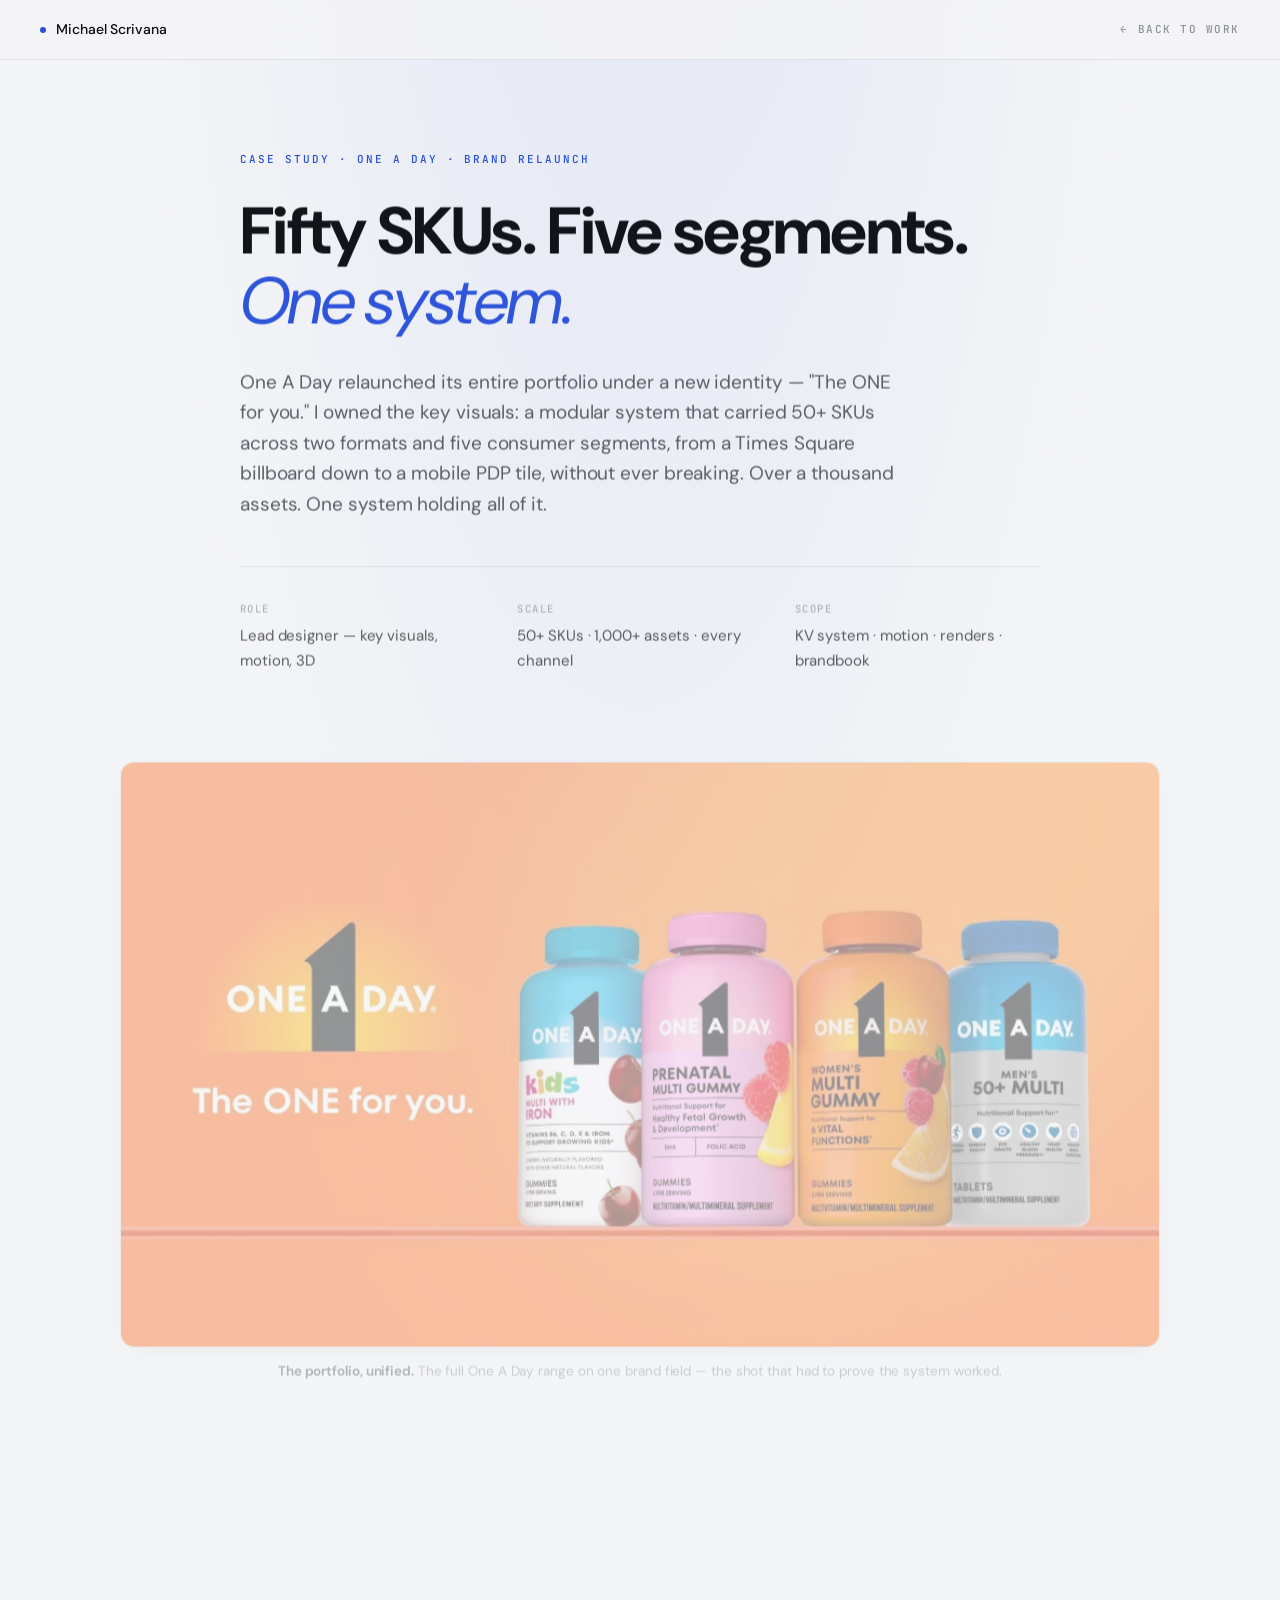
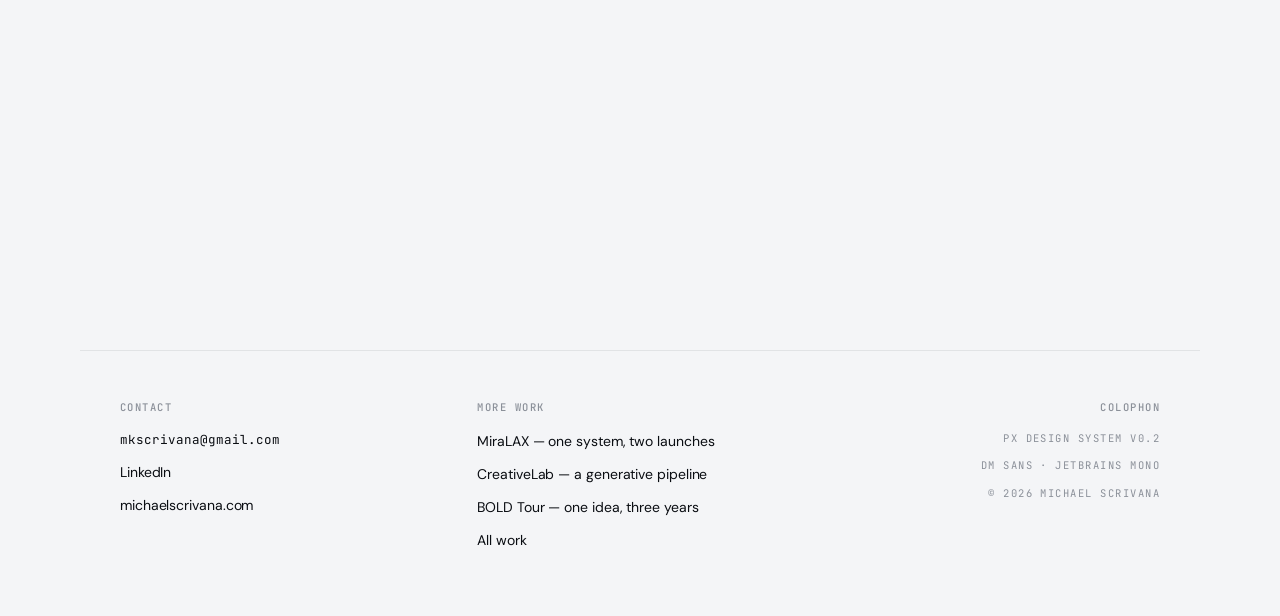
<file: age-factor.html>
<!DOCTYPE html>
<html lang="en">
<head>
  <meta charset="utf-8">
  <meta http-equiv="refresh" content="0; url=oad-new-identity.html">
  <link rel="canonical" href="oad-new-identity.html">
  <title>Redirecting…</title>
</head>
<body>
  <p><a href="oad-new-identity.html">One A Day — New Brand Identity</a></p>
</body>
</html>
</file>
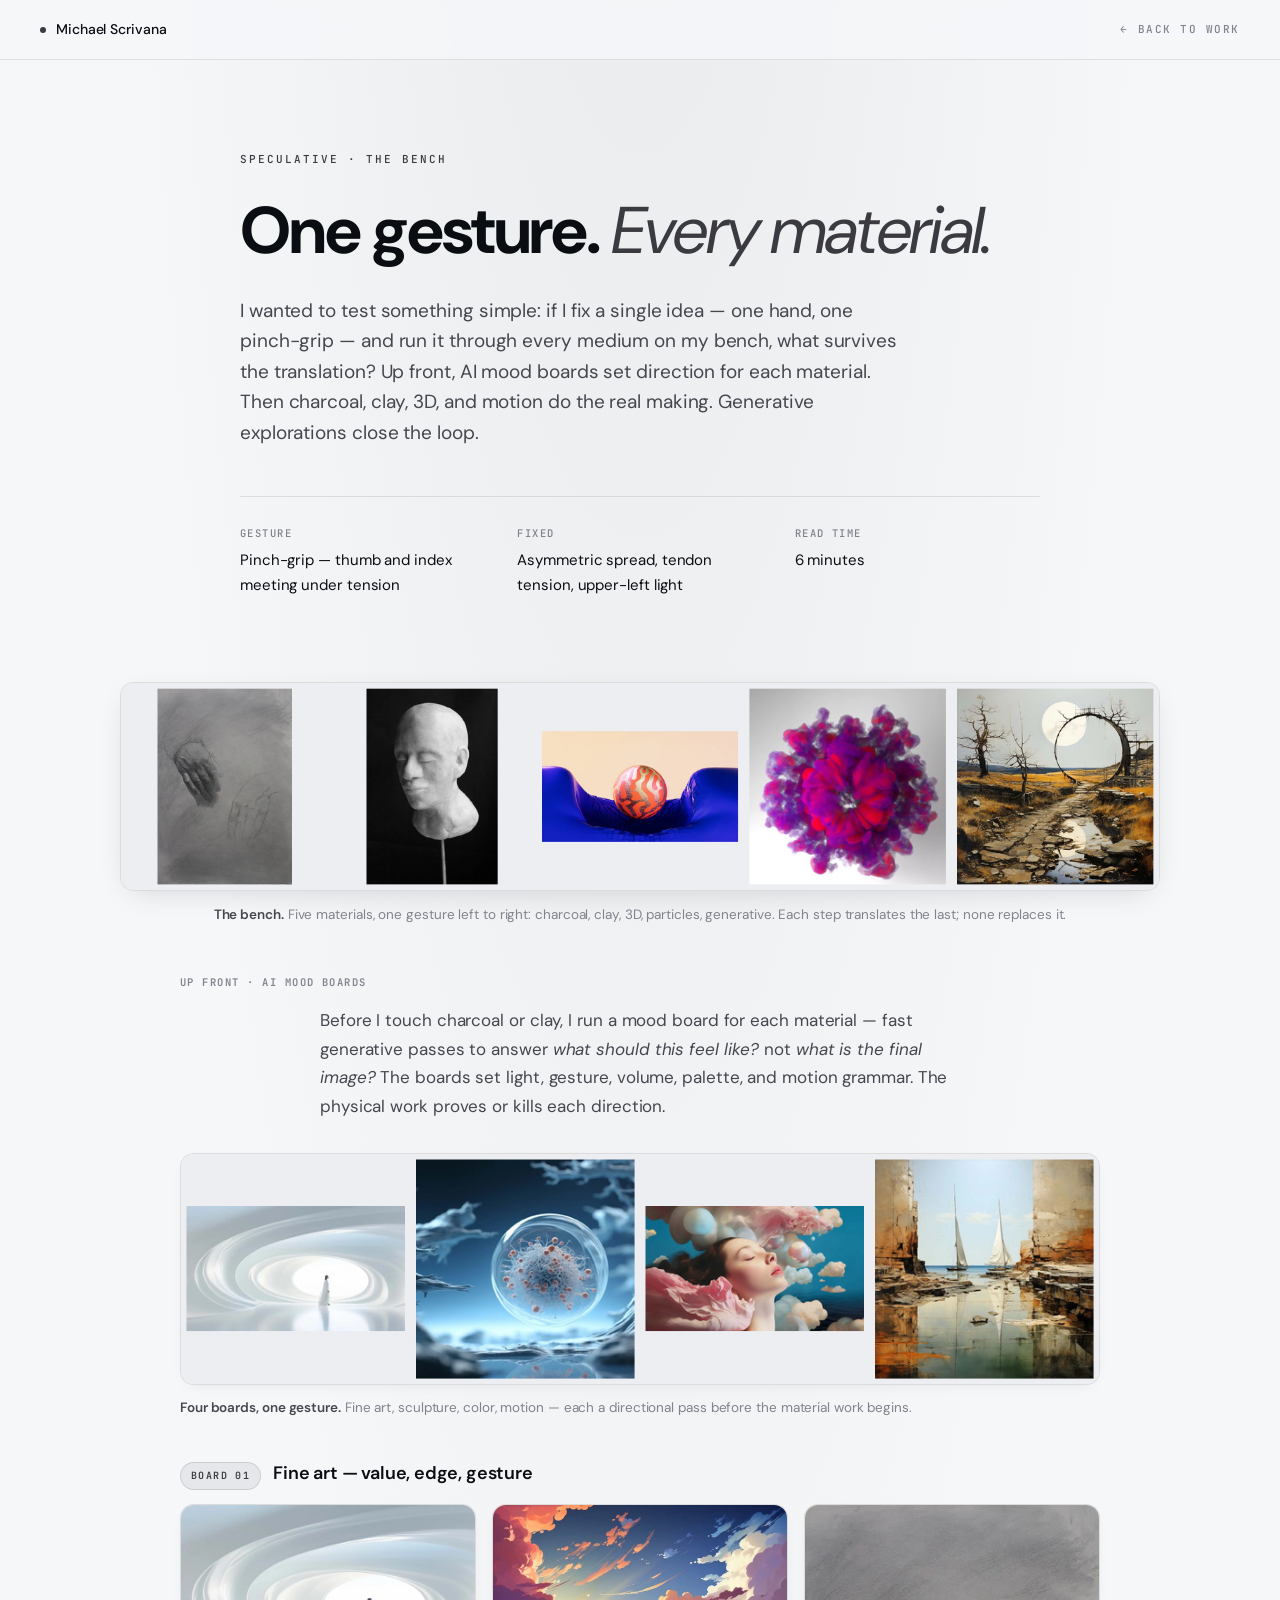
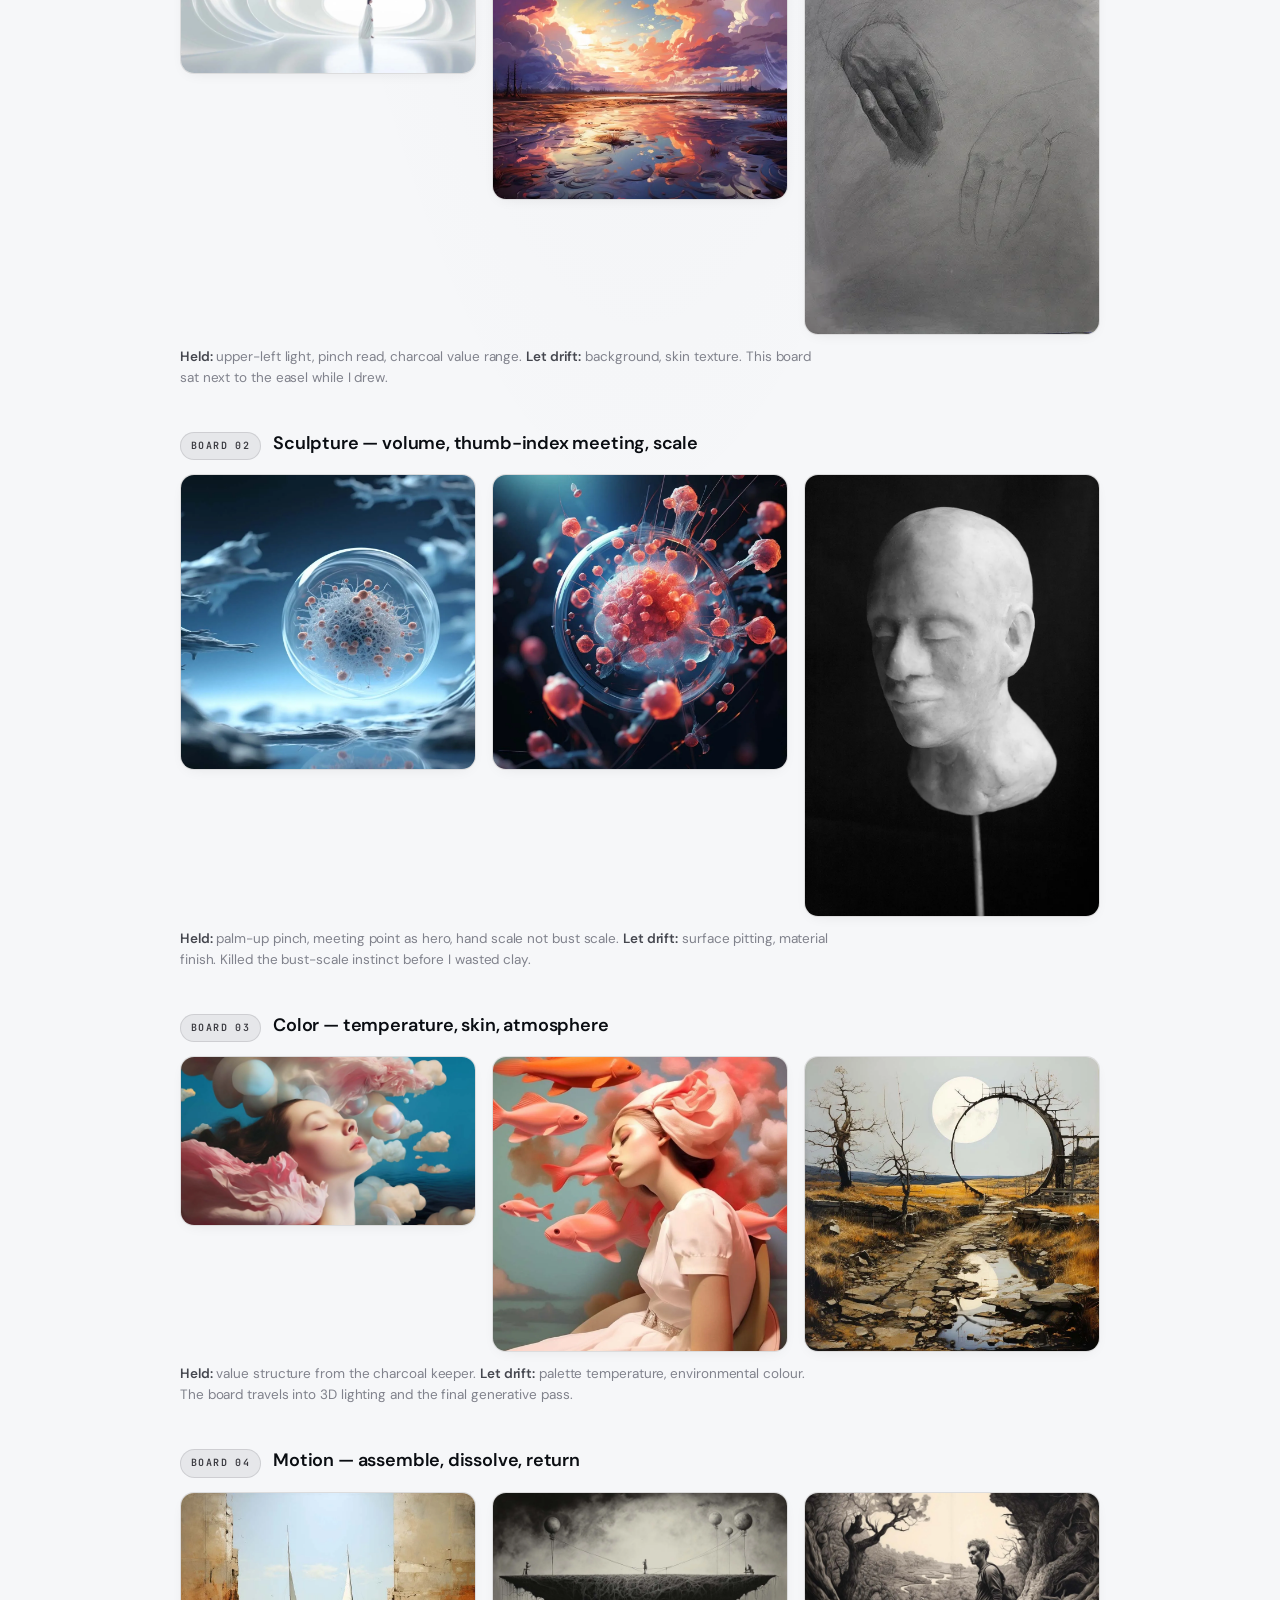
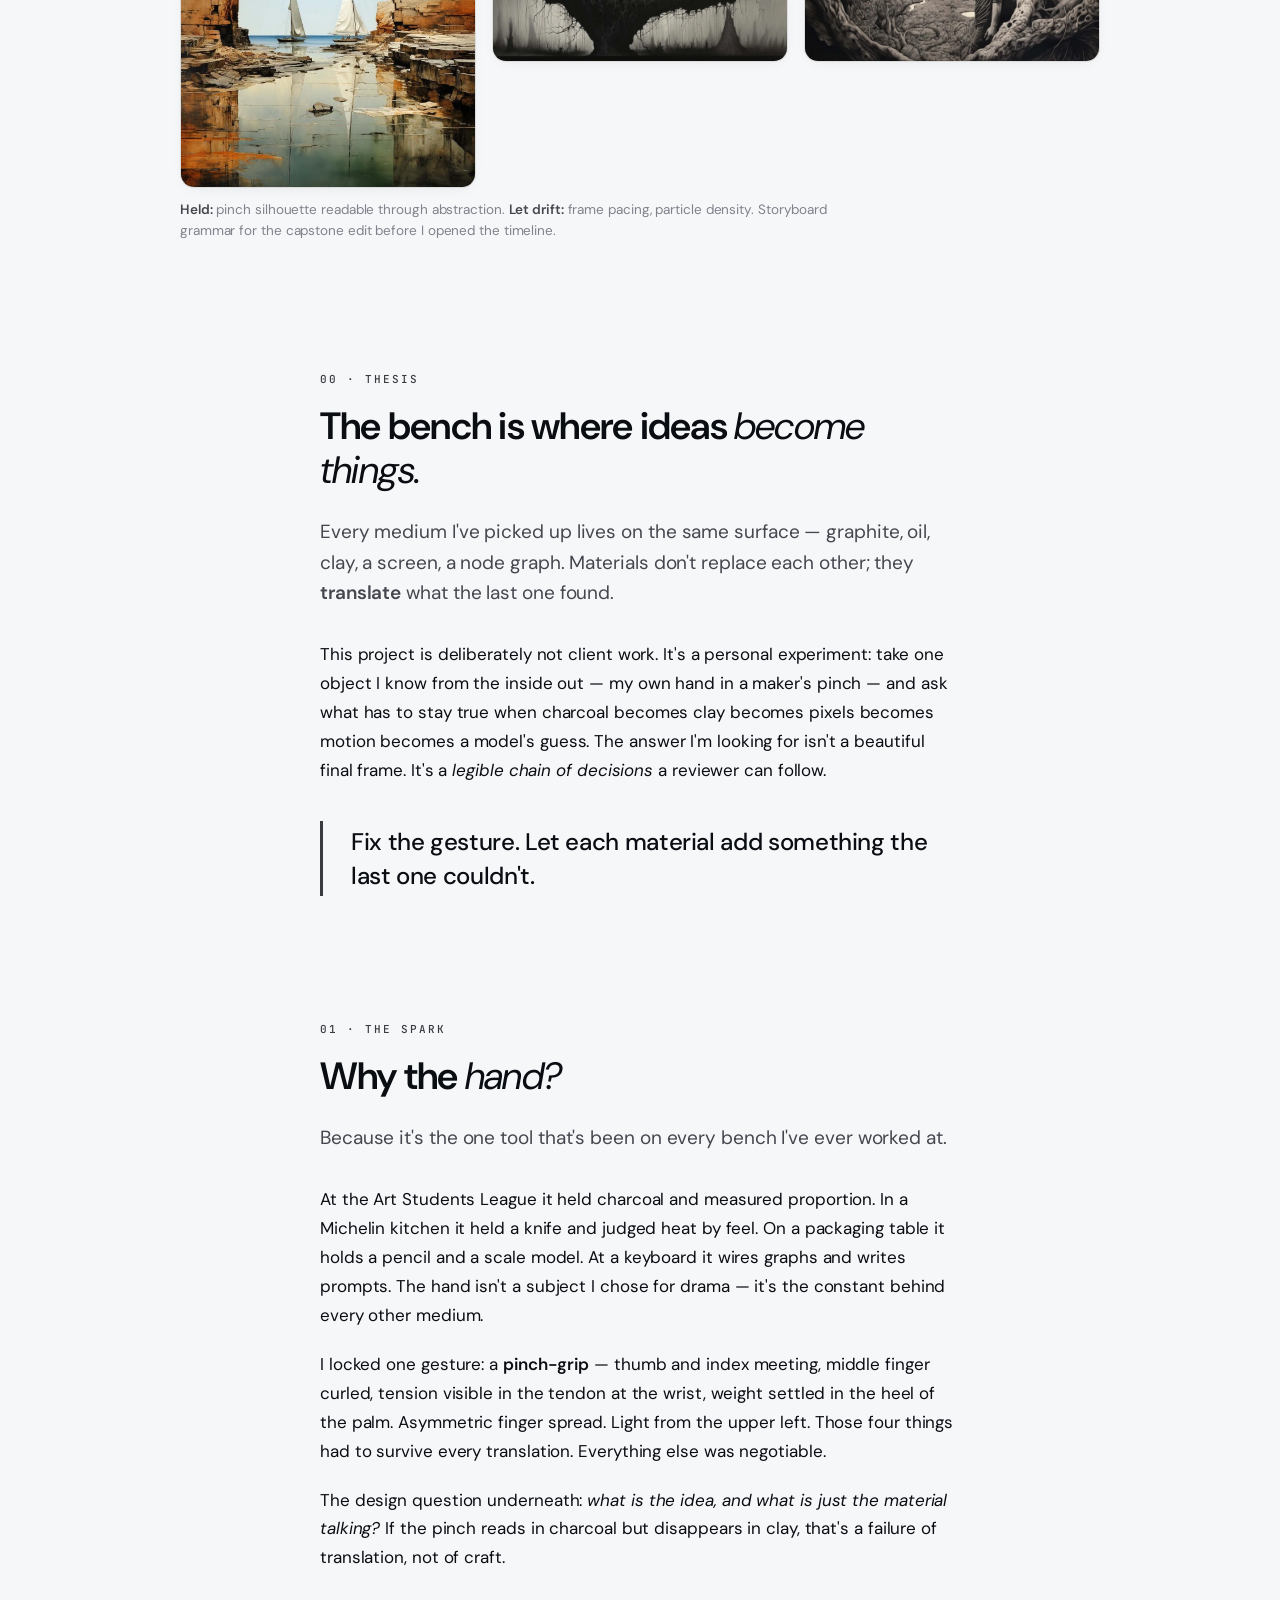
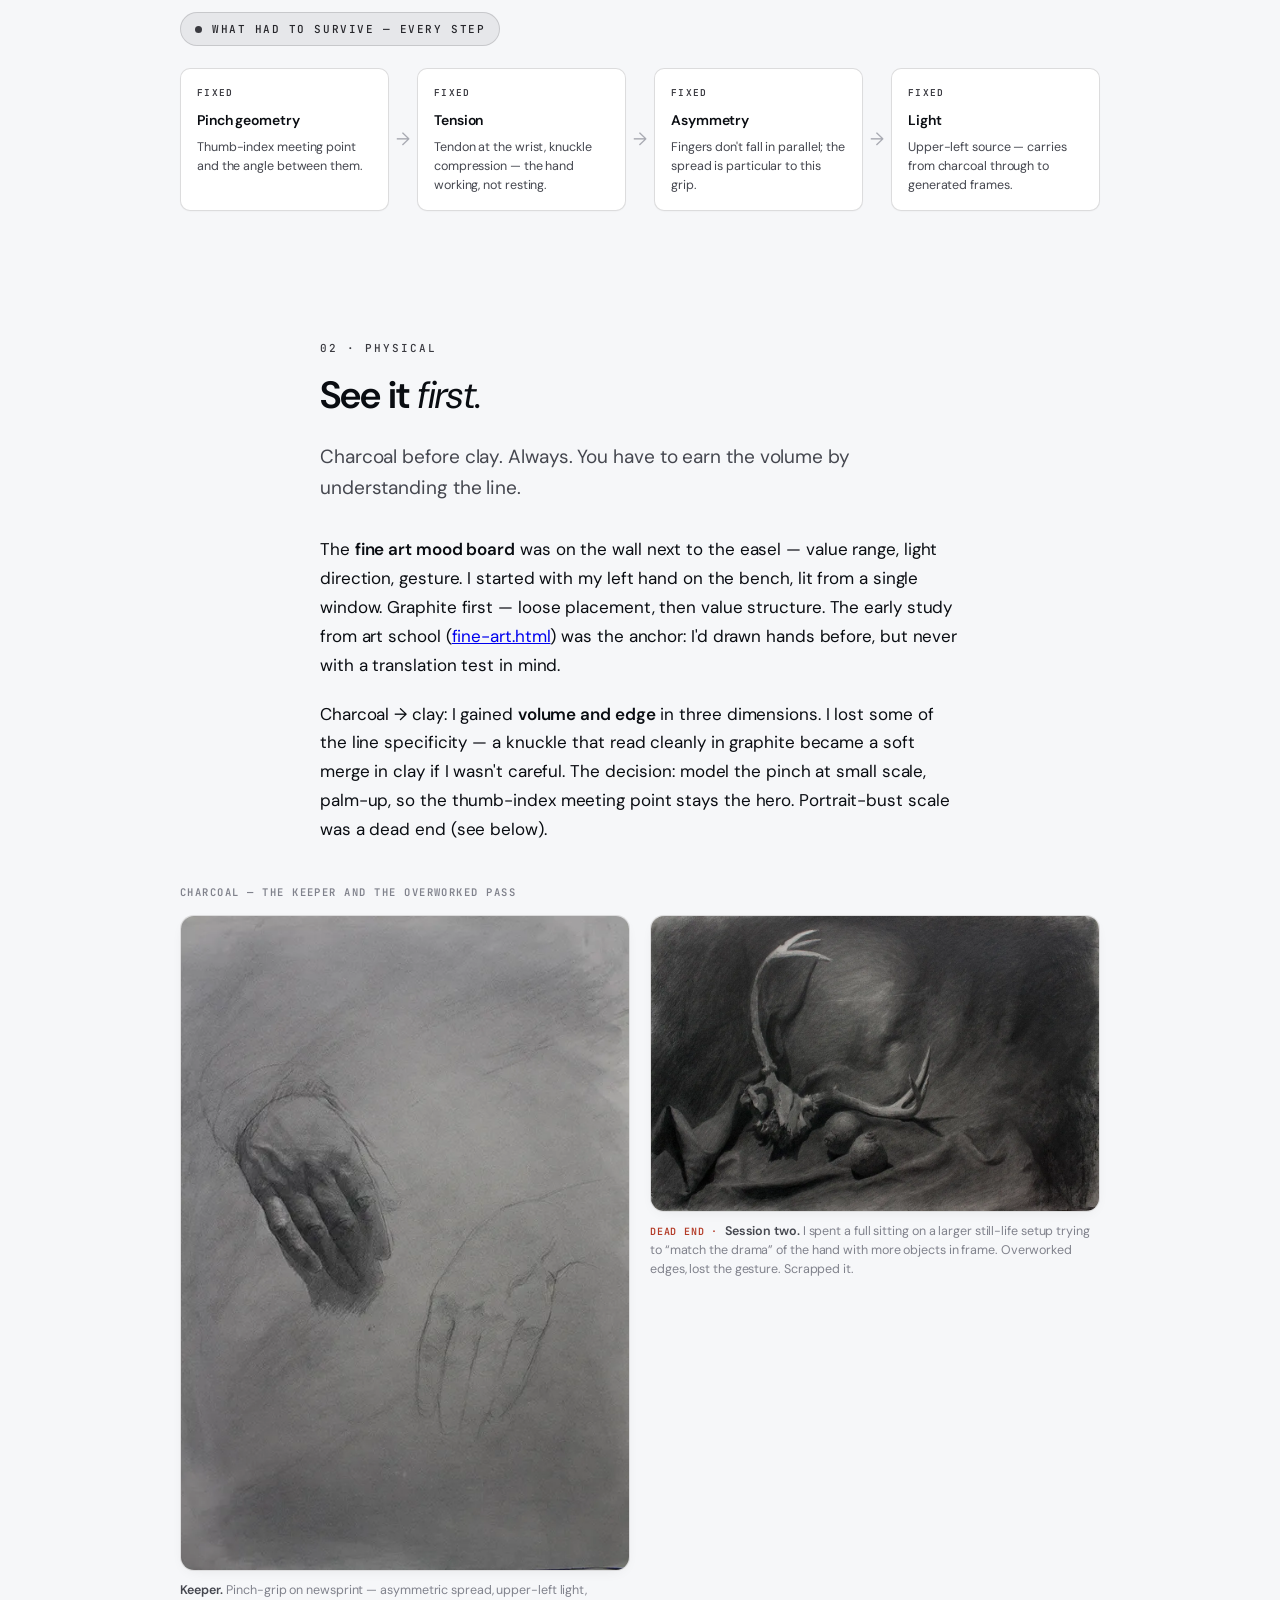
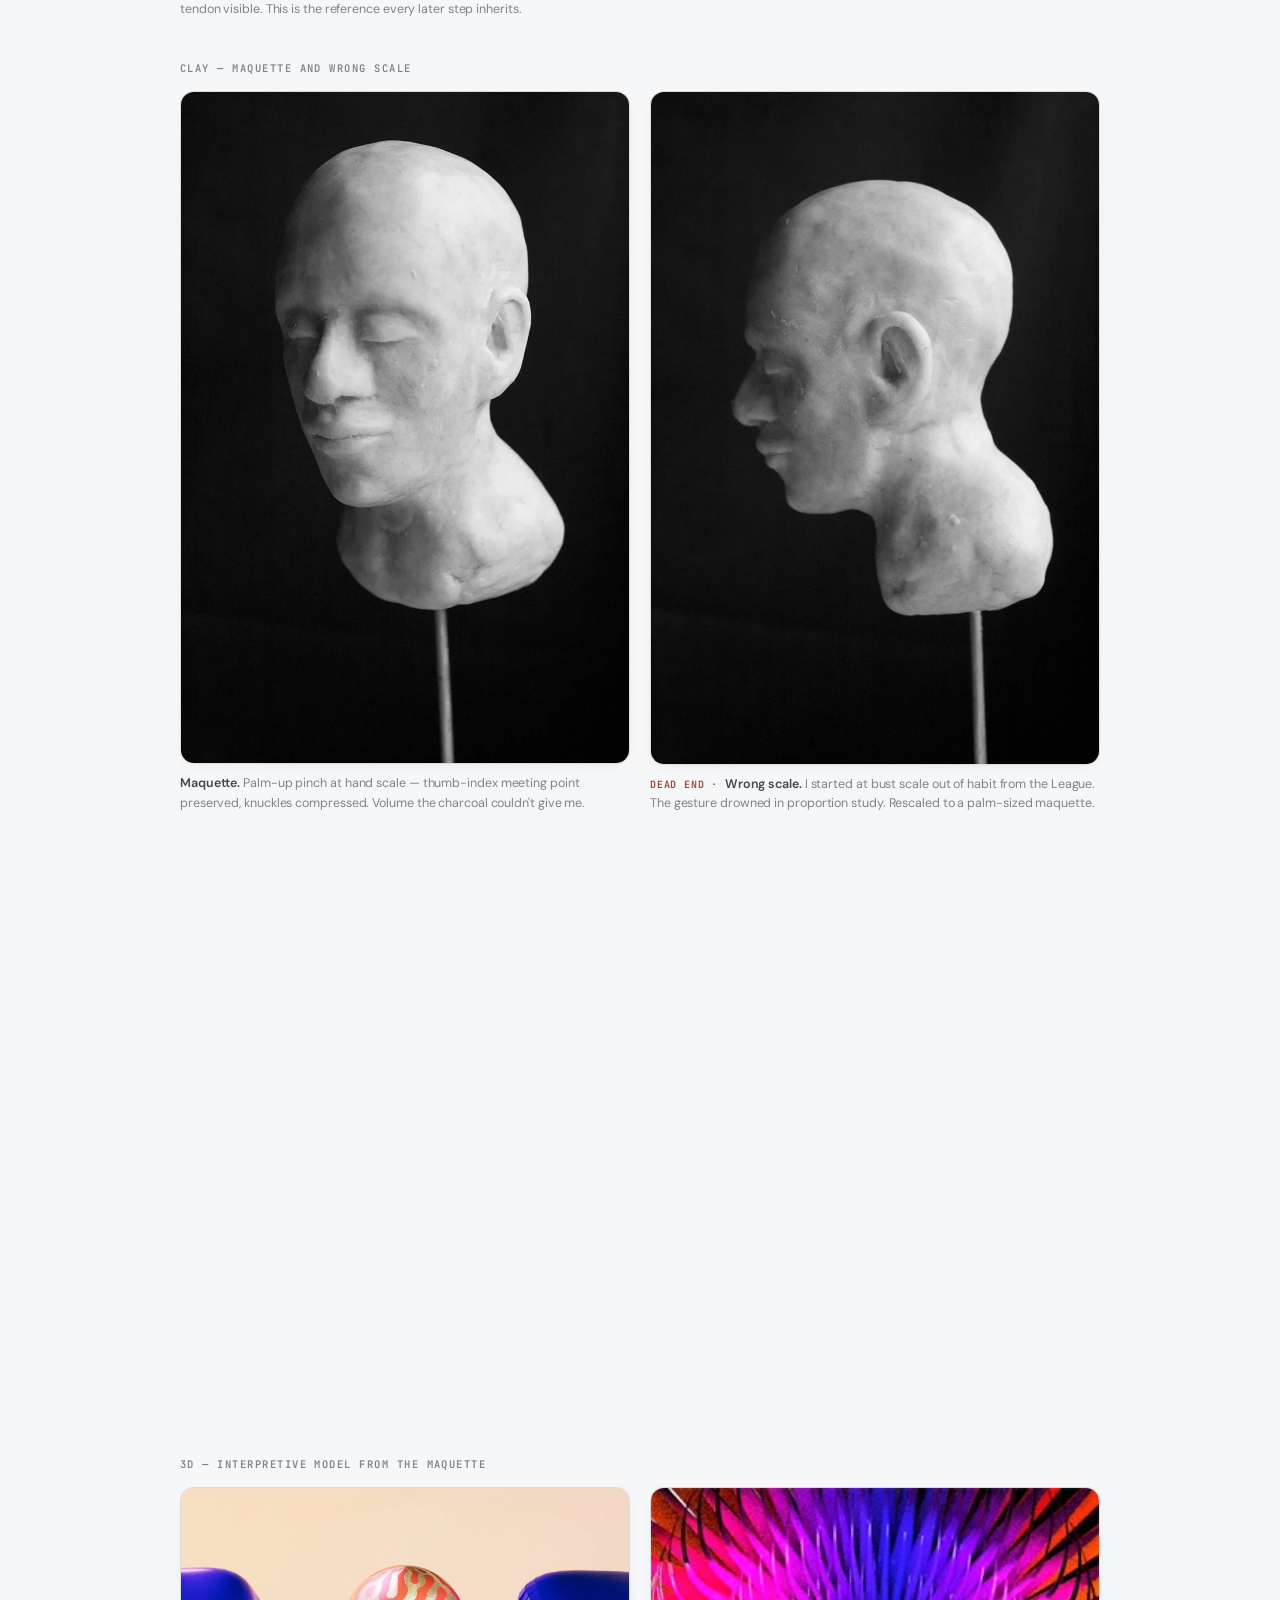
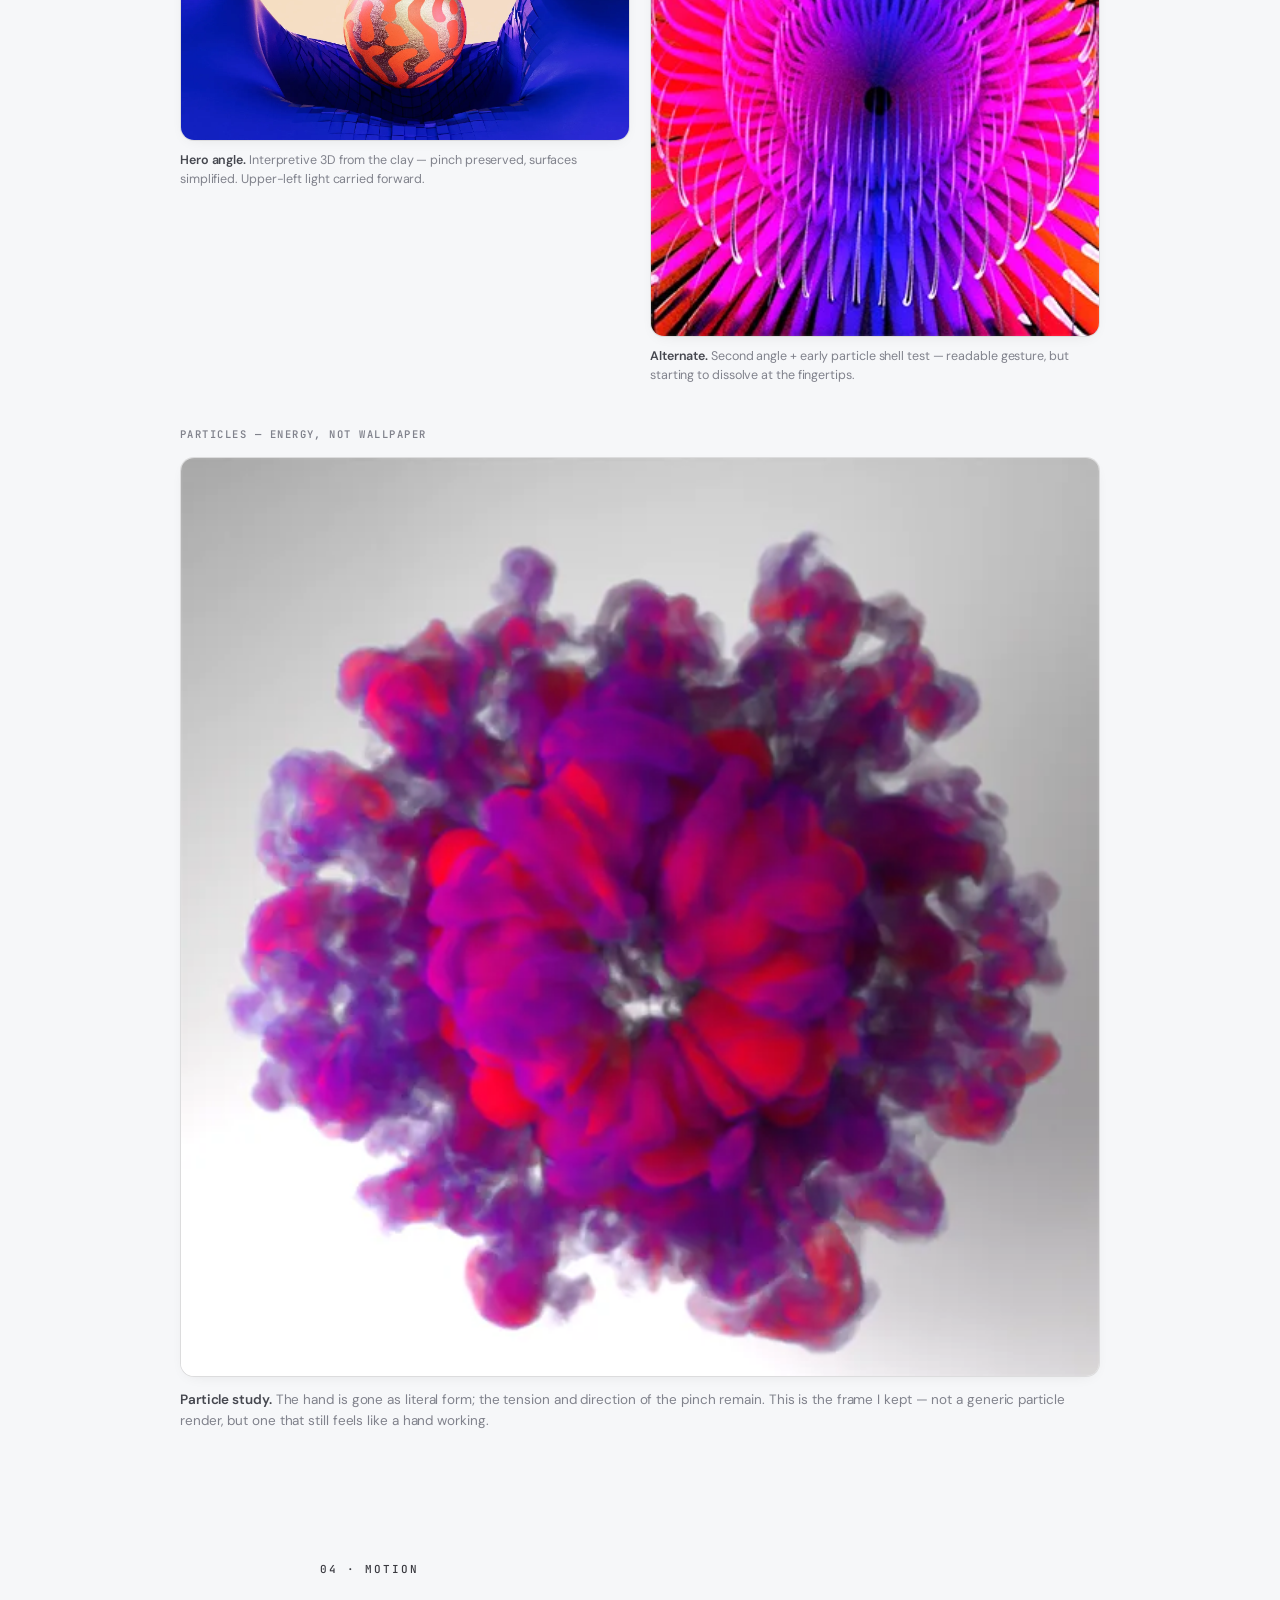
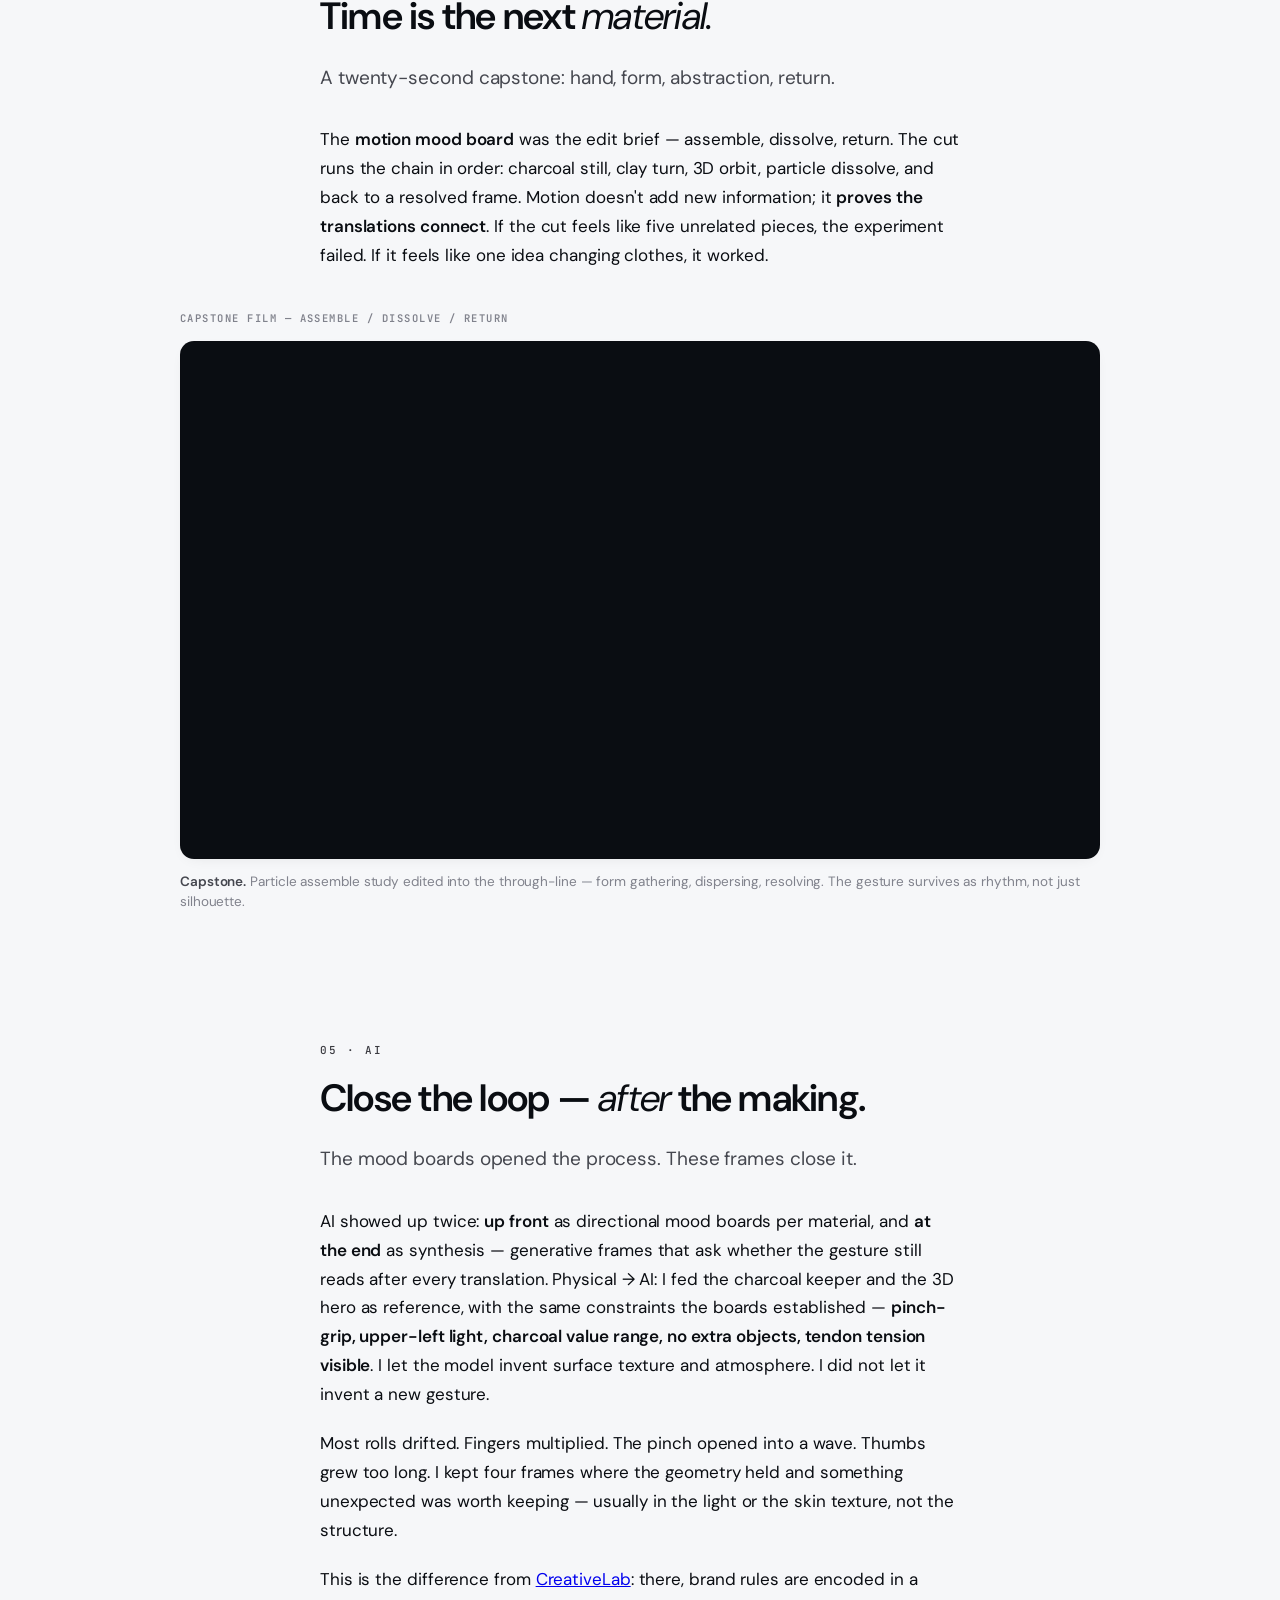
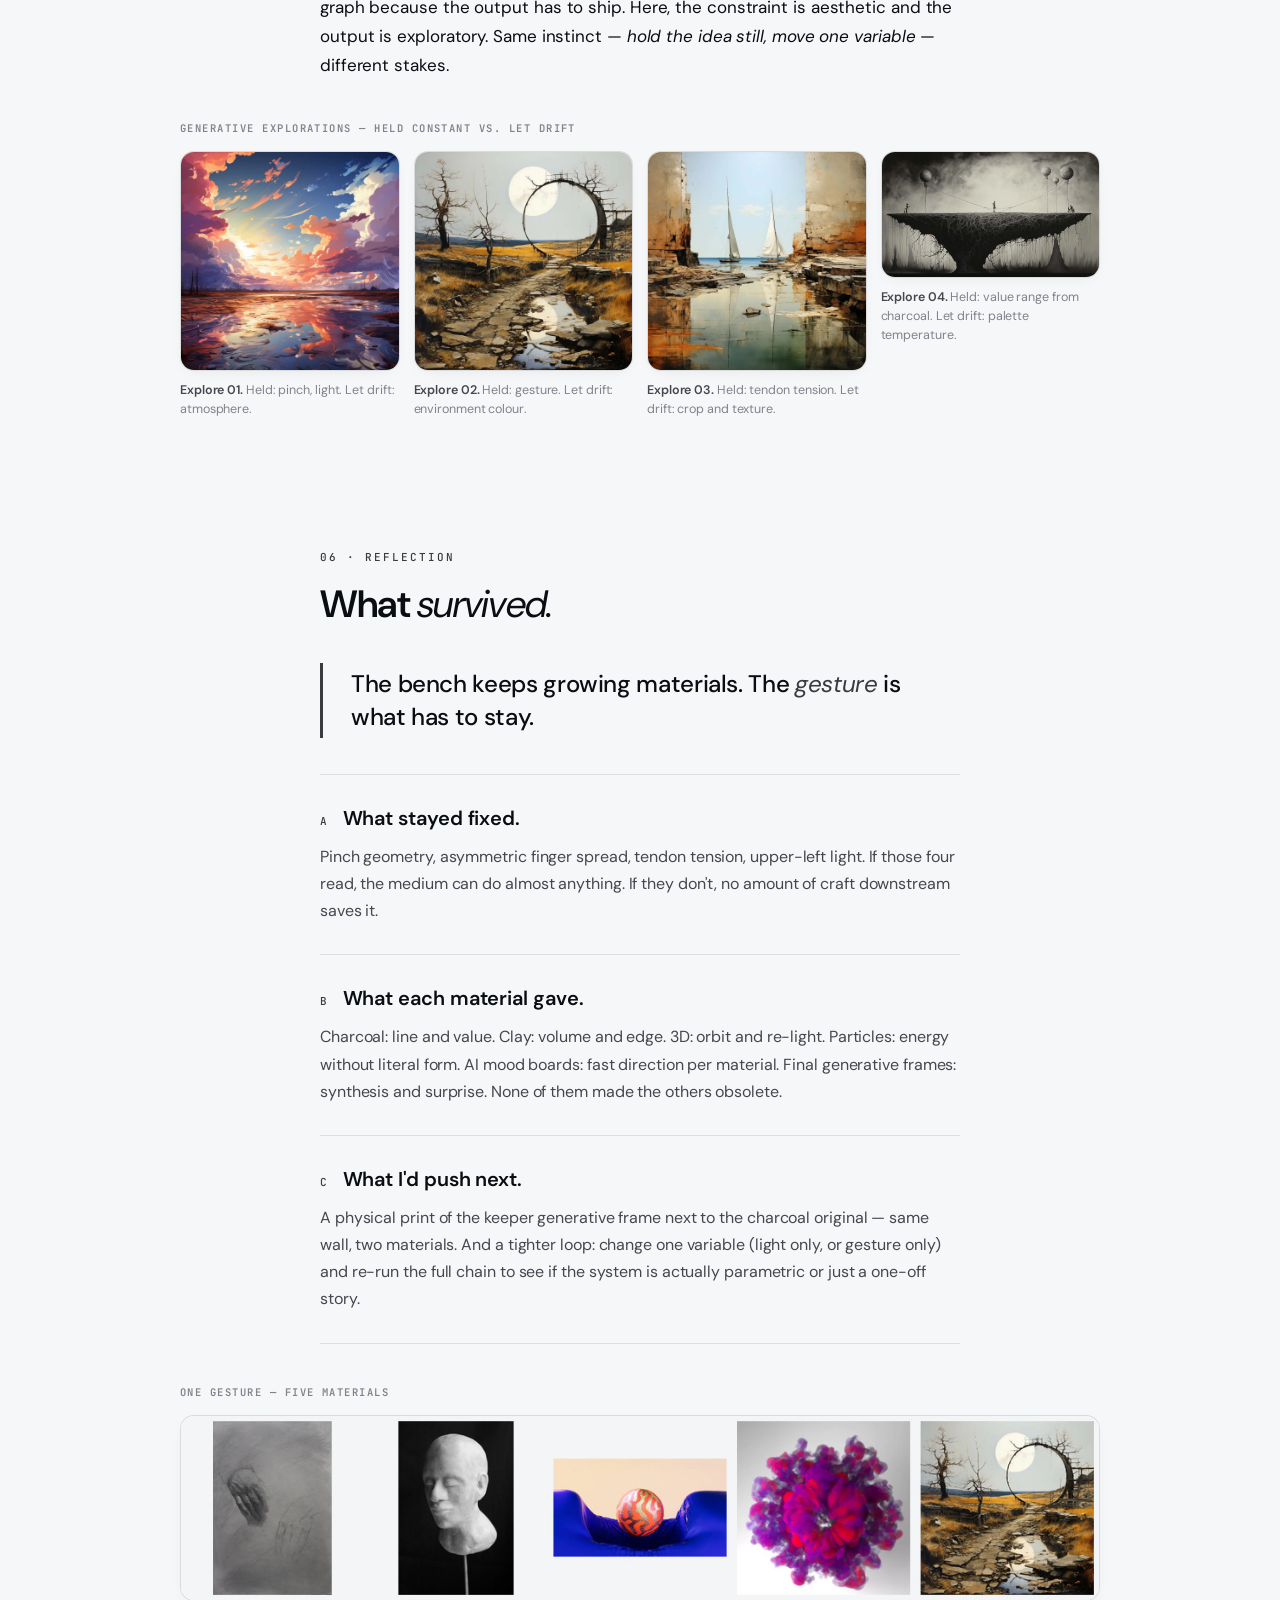
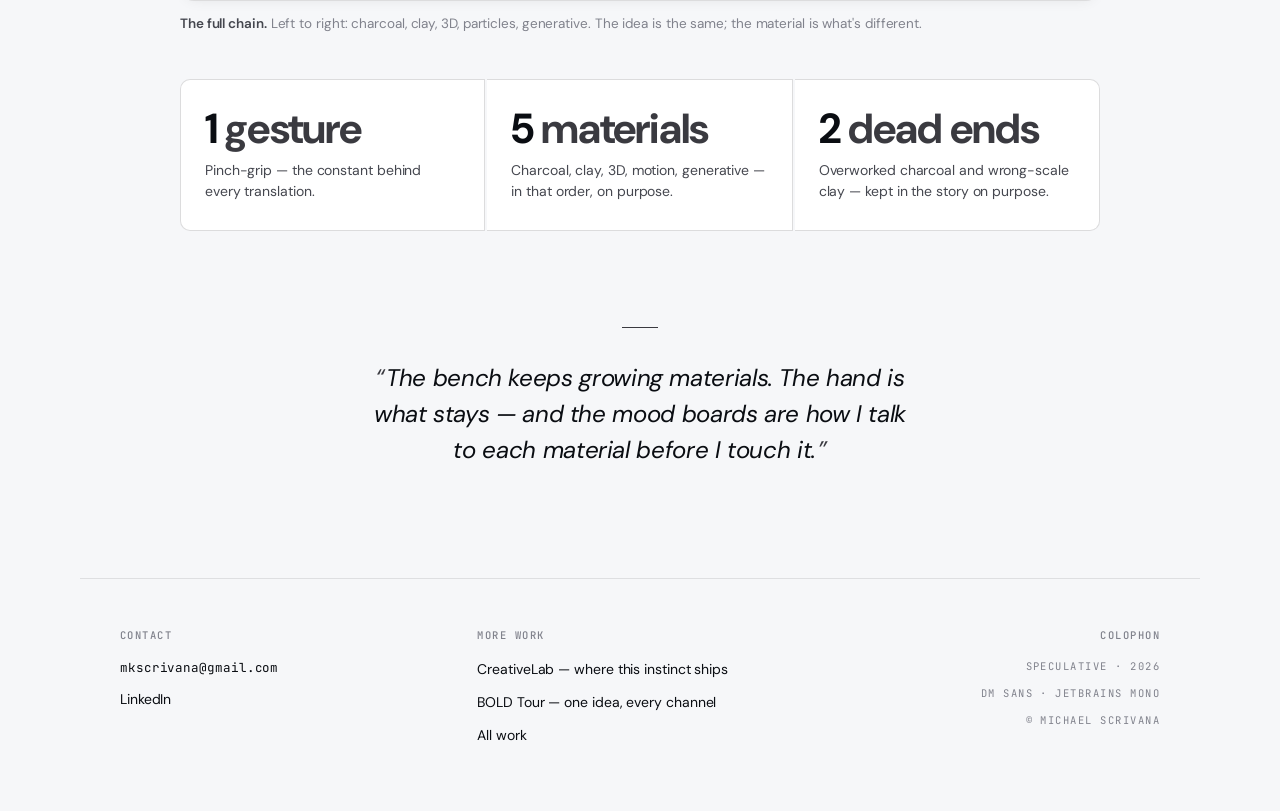
<file: bench.html>
<!DOCTYPE html>
<html lang="en">
<head>
<meta charset="UTF-8">
<meta name="viewport" content="width=device-width, initial-scale=1.0">
<title>The Bench — one gesture, every material · Michael Scrivana</title>
<meta name="description" content="A speculative project: the same pinch-grip hand carried from charcoal and clay through 3D, motion, and generative AI — testing what survives when the medium changes.">
<meta content="The Bench — one gesture, every material" property="og:title">
<meta content="A maker documents one hand across every material on his bench. AI is the last step, not the premise." property="og:description">
<meta property="og:type" content="article">
<meta property="og:url" content="https://creative.michaelscrivana.com/bench.html">
<meta property="og:image" content="https://creative.michaelscrivana.com/images/bench/bench-flat-lay.jpg">
<meta content="summary_large_image" name="twitter:card">
<meta name="twitter:title" content="The Bench — one gesture, every material">
<meta name="twitter:description" content="One pinch-grip hand from charcoal to clay to 3D to motion to AI — a speculative study in translation.">
<meta name="twitter:image" content="https://creative.michaelscrivana.com/images/bench/bench-flat-lay.jpg">
<link rel="icon" type="image/png" href="images/favicon.png">
<link rel="apple-touch-icon" href="images/webclip.png">
<link rel="preconnect" href="https://fonts.googleapis.com">
<link rel="preconnect" href="https://fonts.gstatic.com" crossorigin>
<link href="https://fonts.googleapis.com/css2?family=DM+Sans:ital,opsz,wght@0,9..40,300;0,9..40,400;0,9..40,500;0,9..40,600;0,9..40,700;1,9..40,400;1,9..40,500&family=JetBrains+Mono:wght@400;500;600&display=swap" rel="stylesheet">
<style>
/* PX Design System — craft / graphite accent (matches index.html) */
:root {
  --px-bg:          #f6f7f9;
  --px-surface:     #ffffff;
  --px-surface-2:   #eceef1;
  --px-surface-3:   #dde0e6;
  --px-surface-4:   #c9cdd5;
  --px-accent:       #3a3a40;
  --px-accent-deep:  #26262b;
  --px-accent-hover: #52525a;
  --px-accent-2:     #5c5c64;
  --px-accent-dim:   rgba(58, 58, 64, 0.08);
  --px-accent-glow:  rgba(58, 58, 64, 0.18);
  --px-text:    #0a0d12;
  --px-text-2:  #45474f;
  --px-text-3:  #80828c;
  --px-text-4:  #a8aab2;
  --px-border:    rgba(10, 13, 18, 0.10);
  --px-border-2:  rgba(10, 13, 18, 0.14);
  --px-border-3:  rgba(10, 13, 18, 0.24);
  --px-font:  'DM Sans', -apple-system, BlinkMacSystemFont, sans-serif;
  --px-mono:  'JetBrains Mono', 'SF Mono', 'Fira Code', monospace;
  --px-track-tight:    -0.025em;
  --px-track-body:     -0.005em;
  --px-track-mono:     0.14em;
  --px-track-mono-lg:  0.18em;
  --px-radius:     14px;
  --px-radius-sm:  10px;
  --px-radius-xs:  6px;
  --px-shadow-sm:    0 1px 2px -1px rgba(10, 13, 18, 0.08);
  --px-shadow:       0 4px 16px -8px rgba(10, 13, 18, 0.12);
  --px-shadow-lg:    0 8px 32px -12px rgba(10, 13, 18, 0.18);
  --px-ease:  cubic-bezier(0.2, 0, 0, 1);
  --px-dur:   160ms;
}
* { margin: 0; padding: 0; box-sizing: border-box; }
html { scroll-behavior: smooth; }
body {
  background: radial-gradient(ellipse 70% 40% at 50% -8%, var(--px-accent-dim), transparent 60%), var(--px-bg);
  color: var(--px-text); font-family: var(--px-font); font-size: 17px; line-height: 1.65;
  font-weight: 400; letter-spacing: var(--px-track-body);
  -webkit-font-smoothing: antialiased; min-height: 100vh;
}
::selection { background: var(--px-accent); color: #fff; }
nav {
  position: fixed; top: 0; left: 0; right: 0; z-index: 100;
  padding: 18px 40px; display: flex; justify-content: space-between; align-items: center;
  background: rgba(246, 247, 249, 0.82); backdrop-filter: blur(20px) saturate(140%);
  border-bottom: 1px solid var(--px-border);
}
nav .name { font-size: 14px; font-weight: 500; color: var(--px-text); text-decoration: none; }
nav .name .dot { display: inline-block; width: 6px; height: 6px; border-radius: 50%; background: var(--px-accent); margin-right: 10px; vertical-align: middle; }
nav .back { font-family: var(--px-mono); font-size: 11px; font-weight: 500; text-transform: uppercase; letter-spacing: var(--px-track-mono); color: var(--px-text-3); text-decoration: none; transition: color var(--px-dur) var(--px-ease); }
nav .back:hover { color: var(--px-text); }
.px-eyebrow { font-family: var(--px-mono); text-transform: uppercase; letter-spacing: var(--px-track-mono-lg); font-size: 11px; font-weight: 500; color: var(--px-accent); }
.hero { padding: 150px 40px 40px; max-width: 880px; margin: 0 auto; }
.hero-eyebrow { margin-bottom: 28px; opacity: 0; animation: fadeUp 0.8s var(--px-ease) 0.15s forwards; }
.hero h1 { font-size: clamp(40px, 5.6vw, 66px); font-weight: 700; line-height: 1.06; letter-spacing: var(--px-track-tight); margin-bottom: 30px; opacity: 0; animation: fadeUp 0.9s var(--px-ease) 0.3s forwards; }
.hero h1 em { font-style: italic; font-weight: 400; color: var(--px-accent); }
.hero-subtitle { font-size: 19px; line-height: 1.6; color: var(--px-text-2); max-width: 660px; opacity: 0; animation: fadeUp 0.9s var(--px-ease) 0.45s forwards; }
.hero-divider { height: 1px; background: var(--px-border); margin: 48px 0 28px; opacity: 0; animation: fadeIn 0.9s var(--px-ease) 0.6s forwards; }
.hero-meta { display: grid; grid-template-columns: repeat(3, minmax(0, 1fr)); gap: 32px; opacity: 0; animation: fadeUp 0.9s var(--px-ease) 0.7s forwards; }
.hero-meta dt { font-family: var(--px-mono); text-transform: uppercase; letter-spacing: var(--px-track-mono); font-size: 10.5px; font-weight: 500; color: var(--px-text-3); margin-bottom: 6px; }
.hero-meta dd { font-size: 15px; color: var(--px-text); }
.hero-feature { max-width: 1120px; margin: 44px auto 0; padding: 0 40px; opacity: 0; animation: fadeUp 0.9s var(--px-ease) 0.8s forwards; }
.hero-feature figure { margin: 0; }
.hero-feature img { width: 100%; height: auto; display: block; border-radius: var(--px-radius); border: 1px solid var(--px-border-2); box-shadow: var(--px-shadow-lg); background: var(--px-surface); }
.hero-feature figcaption { font-size: 13.5px; color: var(--px-text-3); margin-top: 14px; line-height: 1.55; text-align: center; }
.hero-feature figcaption strong { color: var(--px-text-2); font-weight: 600; }
section.essay { padding: 0 40px; max-width: 720px; margin: 0 auto; }
.section-spacer { height: 88px; }
.section-spacer-sm { height: 48px; }
.essay-head { margin-bottom: 24px; }
.essay-head .px-eyebrow { display: block; margin-bottom: 16px; }
.essay-head h2 { font-size: clamp(28px, 3.4vw, 38px); font-weight: 600; line-height: 1.18; letter-spacing: -0.02em; }
.essay-head h2 em { font-style: italic; font-weight: 400; }
.essay-body p { font-size: 17px; line-height: 1.7; margin-bottom: 20px; }
.essay-body p:last-child { margin-bottom: 0; }
.essay-body p.lead { font-size: 19px; line-height: 1.6; color: var(--px-text-2); margin-bottom: 32px; }
.essay-body em { font-style: italic; }
.essay-body strong { font-weight: 600; }
.pullquote { border-left: 3px solid var(--px-accent); padding: 4px 0 4px 28px; margin: 36px 0; font-size: clamp(20px, 2.4vw, 24px); line-height: 1.4; font-weight: 500; letter-spacing: -0.015em; }
.pullquote em { font-style: italic; font-weight: 400; color: var(--px-accent); }
.figblock { max-width: 1000px; margin: 40px auto; padding: 0 40px; }
.figlabel { font-family: var(--px-mono); text-transform: uppercase; letter-spacing: var(--px-track-mono); font-size: 10.5px; font-weight: 600; color: var(--px-text-3); margin-bottom: 14px; display: block; }
figure { margin: 0; }
figure img { width: 100%; height: auto; display: block; border-radius: var(--px-radius); border: 1px solid var(--px-border-2); background: var(--px-surface); box-shadow: var(--px-shadow); cursor: zoom-in; }
figcaption { font-size: 13.5px; color: var(--px-text-3); margin-top: 13px; line-height: 1.55; }
figcaption strong { color: var(--px-text-2); font-weight: 600; }
.fig-pair { display: grid; grid-template-columns: 1fr 1fr; gap: 20px; }
.fig-trio { display: grid; grid-template-columns: 1fr 1fr 1fr; gap: 16px; }
.fig-quad { display: grid; grid-template-columns: repeat(4, 1fr); gap: 14px; }
.fig-pair figcaption, .fig-trio figcaption, .fig-quad figcaption { margin-top: 10px; font-size: 12.5px; }
.moodboards { margin-top: 0; }
.moodboards-intro { max-width: 720px; margin: 0 auto 32px; padding: 0 40px; font-size: 17px; line-height: 1.7; color: var(--px-text-2); }
.mood-board { margin-bottom: 40px; }
.mood-board:last-child { margin-bottom: 0; }
.mood-board-head { display: flex; align-items: baseline; gap: 12px; margin-bottom: 14px; }
.mood-board-head .kind { font-family: var(--px-mono); font-size: 10px; font-weight: 600; text-transform: uppercase; letter-spacing: var(--px-track-mono); color: var(--px-accent); background: var(--px-accent-dim); border: 1px solid rgba(58,58,64,0.14); border-radius: 100px; padding: 5px 10px; }
.mood-board-head h3 { font-size: 18px; font-weight: 600; letter-spacing: -0.01em; color: var(--px-text); }
.mood-board-note { font-size: 13.5px; line-height: 1.55; color: var(--px-text-3); margin-top: 12px; max-width: 72ch; }
.mood-board-note strong { color: var(--px-text-2); font-weight: 600; }
.dead-end { border-color: rgba(180, 60, 40, 0.35); }
.dead-end figcaption::before { content: 'Dead end · '; font-family: var(--px-mono); font-size: 10px; text-transform: uppercase; letter-spacing: 0.08em; color: #b43c28; font-weight: 600; }
@media (max-width: 720px) { .fig-pair, .fig-trio, .fig-quad { grid-template-columns: 1fr; } }
.px-video { position: relative; width: 100%; aspect-ratio: 16 / 9; border-radius: var(--px-radius); overflow: hidden; border: 1px solid var(--px-border-2); box-shadow: var(--px-shadow); background: #0a0d12; }
.px-video iframe, .px-video video { position: absolute; inset: 0; width: 100%; height: 100%; border: 0; display: block; object-fit: cover; }
.pipeline { max-width: 1000px; margin: 40px auto; padding: 0 40px; }
.pipeline-context { display: inline-flex; align-items: center; gap: 10px; font-family: var(--px-mono); font-size: 11px; font-weight: 500; text-transform: uppercase; letter-spacing: var(--px-track-mono); color: var(--px-accent-deep); background: var(--px-accent-dim); border: 1px solid rgba(58,58,64,0.18); border-radius: 100px; padding: 7px 14px; margin-bottom: 22px; }
.pipeline-context .dot { width: 7px; height: 7px; border-radius: 50%; background: var(--px-accent); }
.pipeline-flow { display: flex; flex-wrap: wrap; align-items: stretch; }
.pipe-node { flex: 1 1 130px; min-width: 130px; background: var(--px-surface); border: 1px solid var(--px-border-2); border-radius: var(--px-radius-sm); padding: 16px; box-shadow: var(--px-shadow-sm); }
.pipe-node .kind { font-family: var(--px-mono); font-size: 9.5px; font-weight: 600; text-transform: uppercase; letter-spacing: var(--px-track-mono); color: var(--px-accent); margin-bottom: 8px; }
.pipe-node .title { font-size: 14px; font-weight: 600; margin-bottom: 6px; }
.pipe-node .why { font-size: 12.5px; line-height: 1.5; color: var(--px-text-2); }
.pipe-arrow { flex: 0 0 28px; display: flex; align-items: center; justify-content: center; color: var(--px-text-4); font-size: 18px; }
@media (max-width: 720px) { .pipeline-flow { flex-direction: column; } .pipe-arrow { height: 26px; transform: rotate(90deg); } }
.stats { max-width: 1000px; margin: 44px auto; padding: 0 40px; display: grid; grid-template-columns: repeat(3, 1fr); gap: 2px; }
.stat { background: var(--px-surface); border: 1px solid var(--px-border-2); padding: 28px 24px; }
.stat:first-child { border-radius: var(--px-radius-sm) 0 0 var(--px-radius-sm); }
.stat:last-child { border-radius: 0 var(--px-radius-sm) var(--px-radius-sm) 0; }
.stat + .stat { border-left: none; }
.stat .num { font-size: clamp(28px, 3.4vw, 42px); font-weight: 700; line-height: 1; letter-spacing: -0.02em; margin-bottom: 10px; }
.stat .num em { font-style: normal; color: var(--px-accent); }
.stat .lbl { font-size: 14px; line-height: 1.5; color: var(--px-text-2); }
@media (max-width: 720px) { .stats { grid-template-columns: 1fr; } .stat + .stat { border-left: 1px solid var(--px-border-2); border-top: none; } }
.speculative { margin-top: 28px; }
.spec-block { padding: 30px 0; border-top: 1px solid var(--px-border); }
.spec-block:last-child { border-bottom: 1px solid var(--px-border); }
.spec-block h3 { font-size: 20px; font-weight: 600; line-height: 1.3; margin-bottom: 12px; display: flex; align-items: baseline; gap: 14px; }
.spec-block h3 .num { font-family: var(--px-mono); font-size: 11px; font-weight: 500; letter-spacing: var(--px-track-mono); color: var(--px-accent); text-transform: uppercase; }
.spec-block p { font-size: 16px; line-height: 1.7; color: var(--px-text-2); }
.closing { padding: 0 40px; max-width: 640px; margin: 96px auto 0; text-align: center; }
.closing-mark { width: 36px; height: 1px; background: var(--px-accent); margin: 0 auto 32px; }
.closing p { font-style: italic; font-size: clamp(20px, 2.4vw, 24px); line-height: 1.5; letter-spacing: -0.015em; }
.closing p::before { content: '\201C'; color: var(--px-accent); margin-right: 2px; }
.closing p::after  { content: '\201D'; color: var(--px-accent); margin-left: 2px; }
footer { margin-top: 110px; padding: 48px 40px 64px; max-width: 1120px; margin-left: auto; margin-right: auto; border-top: 1px solid var(--px-border); display: grid; grid-template-columns: 1fr 1fr 1fr; gap: 32px; }
.foot-col { display: flex; flex-direction: column; gap: 10px; }
.foot-col .label { font-family: var(--px-mono); text-transform: uppercase; letter-spacing: var(--px-track-mono); font-size: 10.5px; font-weight: 500; color: var(--px-text-3); margin-bottom: 4px; }
.foot-col a { font-size: 14px; color: var(--px-text); text-decoration: none; transition: color var(--px-dur) var(--px-ease); }
.foot-col a:hover { color: var(--px-accent); }
.foot-col .mono { font-family: var(--px-mono); font-size: 12.5px; }
.foot-col.right { text-align: right; }
.foot-col.right .copy { font-family: var(--px-mono); text-transform: uppercase; letter-spacing: var(--px-track-mono); font-size: 10.5px; color: var(--px-text-3); }
@keyframes fadeUp { from { opacity: 0; transform: translateY(16px); } to { opacity: 1; transform: translateY(0); } }
@keyframes fadeIn { from { opacity: 0; } to { opacity: 1; } }
.reveal { opacity: 0; transform: translateY(20px); transition: opacity 0.7s var(--px-ease), transform 0.7s var(--px-ease); }
.reveal.visible { opacity: 1; transform: translateY(0); }
.lightbox { position: fixed; inset: 0; z-index: 200; display: flex; flex-direction: column; align-items: center; justify-content: center; gap: 16px; padding: 4vh 4vw; background: rgba(10, 13, 18, 0.92); backdrop-filter: blur(6px); opacity: 0; visibility: hidden; transition: opacity .22s ease, visibility .22s ease; cursor: zoom-out; }
.lightbox.open { opacity: 1; visibility: visible; }
.lightbox img { max-width: 92vw; max-height: 84vh; object-fit: contain; border-radius: 10px; box-shadow: 0 30px 80px -30px rgba(0,0,0,0.8); background: var(--px-surface); cursor: default; }
.lightbox .lb-cap { max-width: 70ch; text-align: center; color: rgba(255,255,255,0.78); font-size: 13.5px; line-height: 1.55; }
.lightbox .lb-cap strong { color: #fff; font-weight: 600; }
.lightbox .lb-close { position: fixed; top: 18px; right: 22px; width: 40px; height: 40px; border-radius: 50%; border: 1px solid rgba(255,255,255,0.22); background: rgba(255,255,255,0.06); color: #fff; font-size: 20px; cursor: pointer; display: flex; align-items: center; justify-content: center; }
.lightbox .lb-nav { position: fixed; top: 50%; transform: translateY(-50%); width: 48px; height: 48px; border-radius: 50%; border: 1px solid rgba(255,255,255,0.22); background: rgba(255,255,255,0.06); color: #fff; font-size: 24px; cursor: pointer; display: flex; align-items: center; justify-content: center; }
.lightbox .lb-prev { left: 18px; }
.lightbox .lb-next { right: 18px; }
@media (max-width: 900px) { .hero-meta { grid-template-columns: 1fr; } footer { grid-template-columns: 1fr; } .foot-col.right { text-align: left; } .hero-feature, .figblock, .pipeline, .stats { padding-left: 24px; padding-right: 24px; } }
@media (max-width: 640px) { nav { padding: 14px 20px; } .hero { padding: 124px 20px 40px; } section.essay { padding: 0 20px; } .closing { padding: 0 20px; } footer { padding: 40px 20px 48px; } }
@media (prefers-reduced-motion: reduce) { html { scroll-behavior: auto; } .reveal, .hero-eyebrow, .hero h1, .hero-subtitle, .hero-divider, .hero-meta, .hero-feature { opacity: 1 !important; animation: none !important; transform: none !important; transition: none !important; } }
</style>
</head>
<body>

<nav>
  <a href="index.html" class="name"><span class="dot"></span>Michael Scrivana</a>
  <a href="index.html#bench" class="back">&larr; Back to work</a>
</nav>

<div class="hero">
  <div class="hero-eyebrow px-eyebrow">Speculative &middot; The Bench</div>
  <h1>One gesture. <em>Every material.</em></h1>
  <p class="hero-subtitle">I wanted to test something simple: if I fix a single idea &mdash; one hand, one pinch-grip &mdash; and run it through every medium on my bench, what survives the translation? Up front, AI mood boards set direction for each material. Then charcoal, clay, 3D, and motion do the real making. Generative explorations close the loop.</p>
  <div class="hero-divider"></div>
  <dl class="hero-meta">
    <div><dt>Gesture</dt><dd>Pinch-grip &mdash; thumb and index meeting under tension</dd></div>
    <div><dt>Fixed</dt><dd>Asymmetric spread, tendon tension, upper-left light</dd></div>
    <div><dt>Read time</dt><dd>6 minutes</dd></div>
  </dl>
</div>

<div class="hero-feature">
  <figure>
    <img src="images/bench/bench-flat-lay.jpg" alt="The bench flat-lay — charcoal study, clay maquette, 3D render, particle study, and generative frame in one row">
    <figcaption><strong>The bench.</strong> Five materials, one gesture left to right: charcoal, clay, 3D, particles, generative. Each step translates the last; none replaces it.</figcaption>
  </figure>
</div>

<div class="section-spacer-sm"></div>

<!-- UP FRONT — AI MOOD BOARDS -->
<div class="figblock reveal moodboards">
  <span class="figlabel">Up front &middot; AI mood boards</span>
  <p class="moodboards-intro">Before I touch charcoal or clay, I run a mood board for each material &mdash; fast generative passes to answer <em>what should this feel like?</em> not <em>what is the final image?</em> The boards set light, gesture, volume, palette, and motion grammar. The physical work proves or kills each direction.</p>
  <figure style="margin-bottom:40px;">
    <img src="images/bench/mood-boards-hero.jpg" alt="Four AI mood boards in a row — fine art, sculpture, color, and motion">
    <figcaption><strong>Four boards, one gesture.</strong> Fine art, sculpture, color, motion &mdash; each a directional pass before the material work begins.</figcaption>
  </figure>

  <div class="mood-board">
    <div class="mood-board-head"><span class="kind">Board 01</span><h3>Fine art &mdash; value, edge, gesture</h3></div>
    <div class="fig-trio">
      <figure><img src="images/bench/mood-fineart-1.webp" alt="Fine art mood board — charcoal value range, upper-left light on a hand"></figure>
      <figure><img src="images/bench/mood-fineart-2.webp" alt="Fine art mood board — tendon tension and knuckle compression"></figure>
      <figure><img src="images/bench/mood-fineart-3.webp" alt="Fine art mood board — pinch geometry reference"></figure>
    </div>
    <p class="mood-board-note"><strong>Held:</strong> upper-left light, pinch read, charcoal value range. <strong>Let drift:</strong> background, skin texture. This board sat next to the easel while I drew.</p>
  </div>

  <div class="mood-board">
    <div class="mood-board-head"><span class="kind">Board 02</span><h3>Sculpture &mdash; volume, thumb-index meeting, scale</h3></div>
    <div class="fig-trio">
      <figure><img src="images/bench/mood-sculpture-1.webp" alt="Sculpture mood board — organic volume and compressed knuckles"></figure>
      <figure><img src="images/bench/mood-sculpture-2.webp" alt="Sculpture mood board — palm-up form and edge merge"></figure>
      <figure><img src="images/bench/mood-sculpture-3.webp" alt="Sculpture mood board — hand-scale maquette direction"></figure>
    </div>
    <p class="mood-board-note"><strong>Held:</strong> palm-up pinch, meeting point as hero, hand scale not bust scale. <strong>Let drift:</strong> surface pitting, material finish. Killed the bust-scale instinct before I wasted clay.</p>
  </div>

  <div class="mood-board">
    <div class="mood-board-head"><span class="kind">Board 03</span><h3>Color &mdash; temperature, skin, atmosphere</h3></div>
    <div class="fig-trio">
      <figure><img src="images/bench/mood-color-1.webp" alt="Color mood board — warm-cool split on skin tones"></figure>
      <figure><img src="images/bench/mood-color-2.webp" alt="Color mood board — muted atmospheric palette"></figure>
      <figure><img src="images/bench/mood-color-3.webp" alt="Color mood board — dramatic warm key light"></figure>
    </div>
    <p class="mood-board-note"><strong>Held:</strong> value structure from the charcoal keeper. <strong>Let drift:</strong> palette temperature, environmental colour. The board travels into 3D lighting and the final generative pass.</p>
  </div>

  <div class="mood-board">
    <div class="mood-board-head"><span class="kind">Board 04</span><h3>Motion &mdash; assemble, dissolve, return</h3></div>
    <div class="fig-trio">
      <figure><img src="images/bench/mood-motion-1.webp" alt="Motion mood board — hand resolving from particles"></figure>
      <figure><img src="images/bench/mood-motion-2.webp" alt="Motion mood board — gesture mid-dissolve"></figure>
      <figure><img src="images/bench/mood-motion-3.webp" alt="Motion mood board — capstone frame rhythm"></figure>
    </div>
    <p class="mood-board-note"><strong>Held:</strong> pinch silhouette readable through abstraction. <strong>Let drift:</strong> frame pacing, particle density. Storyboard grammar for the capstone edit before I opened the timeline.</p>
  </div>
</div>

<div class="section-spacer"></div>

<!-- 00 — THESIS -->
<section class="essay reveal">
  <div class="essay-head">
    <span class="px-eyebrow">00 &middot; Thesis</span>
    <h2>The bench is where ideas <em>become things.</em></h2>
  </div>
  <div class="essay-body">
    <p class="lead">Every medium I've picked up lives on the same surface &mdash; graphite, oil, clay, a screen, a node graph. Materials don't replace each other; they <strong>translate</strong> what the last one found.</p>
    <p>This project is deliberately not client work. It's a personal experiment: take one object I know from the inside out &mdash; my own hand in a maker's pinch &mdash; and ask what has to stay true when charcoal becomes clay becomes pixels becomes motion becomes a model's guess. The answer I'm looking for isn't a beautiful final frame. It's a <em>legible chain of decisions</em> a reviewer can follow.</p>
    <div class="pullquote">Fix the gesture. Let each material add something the last one couldn't.</div>
  </div>
</section>

<div class="section-spacer"></div>

<!-- 01 — THE SPARK -->
<section class="essay reveal">
  <div class="essay-head">
    <span class="px-eyebrow">01 &middot; The spark</span>
    <h2>Why the <em>hand?</em></h2>
  </div>
  <div class="essay-body">
    <p class="lead">Because it's the one tool that's been on every bench I've ever worked at.</p>
    <p>At the Art Students League it held charcoal and measured proportion. In a Michelin kitchen it held a knife and judged heat by feel. On a packaging table it holds a pencil and a scale model. At a keyboard it wires graphs and writes prompts. The hand isn't a subject I chose for drama &mdash; it's the constant behind every other medium.</p>
    <p>I locked one gesture: a <strong>pinch-grip</strong> &mdash; thumb and index meeting, middle finger curled, tension visible in the tendon at the wrist, weight settled in the heel of the palm. Asymmetric finger spread. Light from the upper left. Those four things had to survive every translation. Everything else was negotiable.</p>
    <p>The design question underneath: <em>what is the idea, and what is just the material talking?</em> If the pinch reads in charcoal but disappears in clay, that's a failure of translation, not of craft.</p>
  </div>
</section>

<div class="pipeline reveal">
  <span class="pipeline-context"><span class="dot"></span>What had to survive &mdash; every step</span>
  <div class="pipeline-flow">
    <div class="pipe-node"><div class="kind">Fixed</div><div class="title">Pinch geometry</div><div class="why">Thumb-index meeting point and the angle between them.</div></div>
    <div class="pipe-arrow">&rarr;</div>
    <div class="pipe-node"><div class="kind">Fixed</div><div class="title">Tension</div><div class="why">Tendon at the wrist, knuckle compression &mdash; the hand working, not resting.</div></div>
    <div class="pipe-arrow">&rarr;</div>
    <div class="pipe-node"><div class="kind">Fixed</div><div class="title">Asymmetry</div><div class="why">Fingers don't fall in parallel; the spread is particular to this grip.</div></div>
    <div class="pipe-arrow">&rarr;</div>
    <div class="pipe-node"><div class="kind">Fixed</div><div class="title">Light</div><div class="why">Upper-left source &mdash; carries from charcoal through to generated frames.</div></div>
  </div>
</div>

<div class="section-spacer"></div>

<!-- 02 — PHYSICAL -->
<section class="essay reveal">
  <div class="essay-head">
    <span class="px-eyebrow">02 &middot; Physical</span>
    <h2>See it <em>first.</em></h2>
  </div>
  <div class="essay-body">
    <p class="lead">Charcoal before clay. Always. You have to earn the volume by understanding the line.</p>
    <p>The <strong>fine art mood board</strong> was on the wall next to the easel &mdash; value range, light direction, gesture. I started with my left hand on the bench, lit from a single window. Graphite first &mdash; loose placement, then value structure. The early study from art school (<a href="fine-art.html">fine-art.html</a>) was the anchor: I'd drawn hands before, but never with a translation test in mind.</p>
    <p>Charcoal &rarr; clay: I gained <strong>volume and edge</strong> in three dimensions. I lost some of the line specificity &mdash; a knuckle that read cleanly in graphite became a soft merge in clay if I wasn't careful. The decision: model the pinch at small scale, palm-up, so the thumb-index meeting point stays the hero. Portrait-bust scale was a dead end (see below).</p>
  </div>
</section>

<div class="figblock reveal">
  <span class="figlabel">Charcoal — the keeper and the overworked pass</span>
  <div class="fig-pair">
    <figure>
      <img src="images/bench/charcoal-hand-v1.webp" alt="Charcoal study of a pinch-grip hand — thumb and index meeting, tendon tension at the wrist">
      <figcaption><strong>Keeper.</strong> Pinch-grip on newsprint — asymmetric spread, upper-left light, tendon visible. This is the reference every later step inherits.</figcaption>
    </figure>
    <figure class="dead-end">
      <img src="images/bench/charcoal-hand-dead-end.webp" alt="Overworked charcoal still life — wrong subject scale, edges fought">
      <figcaption><strong>Session two.</strong> I spent a full sitting on a larger still-life setup trying to &ldquo;match the drama&rdquo; of the hand with more objects in frame. Overworked edges, lost the gesture. Scrapped it.</figcaption>
    </figure>
  </div>
</div>

<div class="figblock reveal">
  <span class="figlabel">Clay — maquette and wrong scale</span>
  <div class="fig-pair">
    <figure>
      <img src="images/bench/clay-hand-maquette.webp" alt="Small clay maquette of a hand in pinch-grip, palm up">
      <figcaption><strong>Maquette.</strong> Palm-up pinch at hand scale — thumb-index meeting point preserved, knuckles compressed. Volume the charcoal couldn't give me.</figcaption>
    </figure>
    <figure class="dead-end">
      <img src="images/bench/clay-hand-dead-end-scale.webp" alt="Clay portrait bust at larger scale — wrong proportion for the translation test">
      <figcaption><strong>Wrong scale.</strong> I started at bust scale out of habit from the League. The gesture drowned in proportion study. Rescaled to a palm-sized maquette.</figcaption>
    </figure>
  </div>
</div>

<div class="section-spacer"></div>

<!-- 03 — DIGITAL -->
<section class="essay reveal">
  <div class="essay-head">
    <span class="px-eyebrow">03 &middot; Digital</span>
    <h2>Volume without losing the <em>drawing.</em></h2>
  </div>
  <div class="essay-body">
    <p class="lead">The 3D pass wasn't a scan-and-done. It was an interpretation.</p>
    <p>The <strong>sculpture and color boards</strong> sat open on the second monitor &mdash; volume targets and palette temperature while I modeled. I photographed the maquette from four angles and rebuilt the form in 3D &mdash; not photogrammetry-for-its-own-sake, but a <strong>modeler's reading</strong> of what the clay found. The pinch geometry and tendon tension had to survive; surface detail could simplify.</p>
    <p>Clay &rarr; particles: this is where I had to name the moment abstraction took over. A literal particle shell of the hand looked like a tech demo. The keeper direction inherited the gesture's <em>energy</em> &mdash; tension, direction of force, asymmetric spread &mdash; without requiring a readable hand at every frame. That's the honest trade: at some point the hand becomes force, and you decide if that's still your idea.</p>
  </div>
</section>

<div class="figblock reveal">
  <span class="figlabel">3D — interpretive model from the maquette</span>
  <div class="fig-pair">
    <figure>
      <img src="images/bench/digital-3d-hero.webp" alt="3D digital interpretation of the pinch-grip hand — soft organic form, upper-left light">
      <figcaption><strong>Hero angle.</strong> Interpretive 3D from the clay — pinch preserved, surfaces simplified. Upper-left light carried forward.</figcaption>
    </figure>
    <figure>
      <img src="images/bench/digital-3d-alt.webp" alt="Alternate 3D angle — particle shell study of the hand form">
      <figcaption><strong>Alternate.</strong> Second angle + early particle shell test — readable gesture, but starting to dissolve at the fingertips.</figcaption>
    </figure>
  </div>
</div>

<div class="figblock reveal">
  <span class="figlabel">Particles — energy, not wallpaper</span>
  <figure>
    <img src="images/bench/digital-particle-study.webp" alt="Particle simulation study inheriting the gesture's tension and direction">
    <figcaption><strong>Particle study.</strong> The hand is gone as literal form; the tension and direction of the pinch remain. This is the frame I kept — not a generic particle render, but one that still feels like a hand working.</figcaption>
  </figure>
</div>

<div class="section-spacer"></div>

<!-- 04 — MOTION -->
<section class="essay reveal">
  <div class="essay-head">
    <span class="px-eyebrow">04 &middot; Motion</span>
    <h2>Time is the next <em>material.</em></h2>
  </div>
  <div class="essay-body">
    <p class="lead">A twenty-second capstone: hand, form, abstraction, return.</p>
    <p>The <strong>motion mood board</strong> was the edit brief &mdash; assemble, dissolve, return. The cut runs the chain in order: charcoal still, clay turn, 3D orbit, particle dissolve, and back to a resolved frame. Motion doesn't add new information; it <strong>proves the translations connect</strong>. If the cut feels like five unrelated pieces, the experiment failed. If it feels like one idea changing clothes, it worked.</p>
  </div>
</section>

<div class="figblock reveal">
  <span class="figlabel">Capstone film — assemble / dissolve / return</span>
  <figure>
    <div class="px-video">
      <iframe src="https://player.vimeo.com/video/885190039?title=0&amp;byline=0&amp;portrait=0&amp;muted=1&amp;loop=1&amp;dnt=1" allow="autoplay; fullscreen; picture-in-picture" allowfullscreen title="The Bench — capstone film, hand through materials"></iframe>
    </div>
    <figcaption><strong>Capstone.</strong> Particle assemble study edited into the through-line &mdash; form gathering, dispersing, resolving. The gesture survives as rhythm, not just silhouette.</figcaption>
  </figure>
</div>

<div class="section-spacer"></div>

<!-- 05 — AI -->
<section class="essay reveal">
  <div class="essay-head">
    <span class="px-eyebrow">05 &middot; AI</span>
    <h2>Close the loop &mdash; <em>after</em> the making.</h2>
  </div>
  <div class="essay-body">
    <p class="lead">The mood boards opened the process. These frames close it.</p>
    <p>AI showed up twice: <strong>up front</strong> as directional mood boards per material, and <strong>at the end</strong> as synthesis &mdash; generative frames that ask whether the gesture still reads after every translation. Physical &rarr; AI: I fed the charcoal keeper and the 3D hero as reference, with the same constraints the boards established &mdash; <strong>pinch-grip, upper-left light, charcoal value range, no extra objects, tendon tension visible</strong>. I let the model invent surface texture and atmosphere. I did not let it invent a new gesture.</p>
    <p>Most rolls drifted. Fingers multiplied. The pinch opened into a wave. Thumbs grew too long. I kept four frames where the geometry held and something unexpected was worth keeping &mdash; usually in the light or the skin texture, not the structure.</p>
    <p>This is the difference from <a href="creativelab.html">CreativeLab</a>: there, brand rules are encoded in a graph because the output has to ship. Here, the constraint is aesthetic and the output is exploratory. Same instinct &mdash; <em>hold the idea still, move one variable</em> &mdash; different stakes.</p>
  </div>
</section>

<div class="figblock reveal">
  <span class="figlabel">Generative explorations — held constant vs. let drift</span>
  <div class="fig-quad">
    <figure>
      <img src="images/bench/ai-explore-01.webp" alt="Generative exploration 1 — pinch-grip, moody upper-left light">
      <figcaption><strong>Explore 01.</strong> Held: pinch, light. Let drift: atmosphere.</figcaption>
    </figure>
    <figure>
      <img src="images/bench/ai-explore-02.webp" alt="Generative exploration 2 — hand in warm environment">
      <figcaption><strong>Explore 02.</strong> Held: gesture. Let drift: environment colour.</figcaption>
    </figure>
    <figure>
      <img src="images/bench/ai-explore-03.webp" alt="Generative exploration 3 — close crop on pinch">
      <figcaption><strong>Explore 03.</strong> Held: tendon tension. Let drift: crop and texture.</figcaption>
    </figure>
    <figure>
      <img src="images/bench/ai-explore-04.webp" alt="Generative exploration 4 — cooler palette">
      <figcaption><strong>Explore 04.</strong> Held: value range from charcoal. Let drift: palette temperature.</figcaption>
    </figure>
  </div>
</div>

<div class="section-spacer"></div>

<!-- 06 — REFLECTION -->
<section class="essay reveal">
  <div class="essay-head">
    <span class="px-eyebrow">06 &middot; Reflection</span>
    <h2>What <em>survived.</em></h2>
  </div>
  <div class="essay-body">
    <div class="pullquote">The bench keeps growing materials. The <em>gesture</em> is what has to stay.</div>
    <div class="speculative">
      <div class="spec-block">
        <h3><span class="num">A</span>What stayed fixed.</h3>
        <p>Pinch geometry, asymmetric finger spread, tendon tension, upper-left light. If those four read, the medium can do almost anything. If they don't, no amount of craft downstream saves it.</p>
      </div>
      <div class="spec-block">
        <h3><span class="num">B</span>What each material gave.</h3>
        <p>Charcoal: line and value. Clay: volume and edge. 3D: orbit and re-light. Particles: energy without literal form. AI mood boards: fast direction per material. Final generative frames: synthesis and surprise. None of them made the others obsolete.</p>
      </div>
      <div class="spec-block">
        <h3><span class="num">C</span>What I'd push next.</h3>
        <p>A physical print of the keeper generative frame next to the charcoal original &mdash; same wall, two materials. And a tighter loop: change one variable (light only, or gesture only) and re-run the full chain to see if the system is actually parametric or just a one-off story.</p>
      </div>
    </div>
  </div>
</section>

<div class="figblock reveal">
  <span class="figlabel">One gesture — five materials</span>
  <figure>
    <img src="images/bench/comparison-strip.jpg" alt="Comparison strip: charcoal, clay, 3D, particles, generative AI — same gesture across five materials">
    <figcaption><strong>The full chain.</strong> Left to right: charcoal, clay, 3D, particles, generative. The idea is the same; the material is what's different.</figcaption>
  </figure>
</div>

<div class="stats reveal">
  <div class="stat">
    <div class="num">1 <em>gesture</em></div>
    <div class="lbl">Pinch-grip — the constant behind every translation.</div>
  </div>
  <div class="stat">
    <div class="num">5 <em>materials</em></div>
    <div class="lbl">Charcoal, clay, 3D, motion, generative — in that order, on purpose.</div>
  </div>
  <div class="stat">
    <div class="num">2 <em>dead ends</em></div>
    <div class="lbl">Overworked charcoal and wrong-scale clay — kept in the story on purpose.</div>
  </div>
</div>

<div class="closing reveal">
  <div class="closing-mark"></div>
  <p>The bench keeps growing materials. The hand is what stays &mdash; and the mood boards are how I talk to each material before I touch it.</p>
</div>

<footer>
  <div class="foot-col">
    <span class="label">Contact</span>
    <a href="mailto:mkscrivana@gmail.com" class="mono">mkscrivana@gmail.com</a>
    <a href="https://www.linkedin.com/in/michaelscrivana89" target="_blank" rel="noopener">LinkedIn</a>
  </div>
  <div class="foot-col">
    <span class="label">More work</span>
    <a href="creativelab.html">CreativeLab &mdash; where this instinct ships</a>
    <a href="bold.html">BOLD Tour &mdash; one idea, every channel</a>
    <a href="index.html">All work</a>
  </div>
  <div class="foot-col right">
    <span class="label">Colophon</span>
    <span class="copy">Speculative &middot; 2026</span>
    <span class="copy">DM Sans &middot; JetBrains Mono</span>
    <span class="copy">&copy; Michael Scrivana</span>
  </div>
</footer>

<div class="lightbox" id="lightbox" role="dialog" aria-modal="true" aria-label="Image viewer" aria-hidden="true">
  <button class="lb-close" id="lbClose" type="button" aria-label="Close">&times;</button>
  <button class="lb-nav lb-prev" id="lbPrev" type="button" aria-label="Previous">&#8249;</button>
  <button class="lb-nav lb-next" id="lbNext" type="button" aria-label="Next">&#8250;</button>
  <img id="lbImg" alt="">
  <div class="lb-cap" id="lbCap"></div>
</div>

<script>
  var observer = new IntersectionObserver(function (entries) {
    entries.forEach(function (entry) {
      if (entry.isIntersecting) { entry.target.classList.add('visible'); observer.unobserve(entry.target); }
    });
  }, { threshold: 0.08, rootMargin: '0px 0px -60px 0px' });
  document.querySelectorAll('.reveal').forEach(function (el) { observer.observe(el); });
</script>
<script>
(function () {
  var lb = document.getElementById('lightbox'), img = document.getElementById('lbImg'), cap = document.getElementById('lbCap'),
      closeBtn = document.getElementById('lbClose'), prevBtn = document.getElementById('lbPrev'), nextBtn = document.getElementById('lbNext'),
      items = Array.prototype.slice.call(document.querySelectorAll('figure img')), current = 0, lastFocus = null;
  function render(i) {
    current = (i + items.length) % items.length;
    var el = items[current], fig = el.closest('figure'), figcap = fig ? fig.querySelector('figcaption') : null;
    img.src = el.currentSrc || el.src; img.alt = el.alt || '';
    if (figcap) { cap.innerHTML = figcap.innerHTML; cap.style.display = ''; } else { cap.textContent = ''; cap.style.display = 'none'; }
  }
  function open(i) { render(i); lb.classList.add('open'); lb.setAttribute('aria-hidden', 'false'); document.body.style.overflow = 'hidden'; lastFocus = document.activeElement; closeBtn.focus(); }
  function close() { lb.classList.remove('open'); lb.setAttribute('aria-hidden', 'true'); document.body.style.overflow = ''; img.src = ''; if (lastFocus && lastFocus.focus) lastFocus.focus(); }
  function step(d) { render(current + d); }
  items.forEach(function (el, i) { el.addEventListener('click', function () { open(i); }); });
  closeBtn.addEventListener('click', close);
  prevBtn.addEventListener('click', function (e) { e.stopPropagation(); step(-1); });
  nextBtn.addEventListener('click', function (e) { e.stopPropagation(); step(1); });
  lb.addEventListener('click', function (e) { if (e.target === lb) close(); });
  document.addEventListener('keydown', function (e) {
    if (!lb.classList.contains('open')) return;
    if (e.key === 'Escape') close();
    else if (e.key === 'ArrowLeft') step(-1);
    else if (e.key === 'ArrowRight') step(1);
  });
})();
</script>
<script src="https://player.vimeo.com/api/player.js"></script>

</body>
</html>
</file>
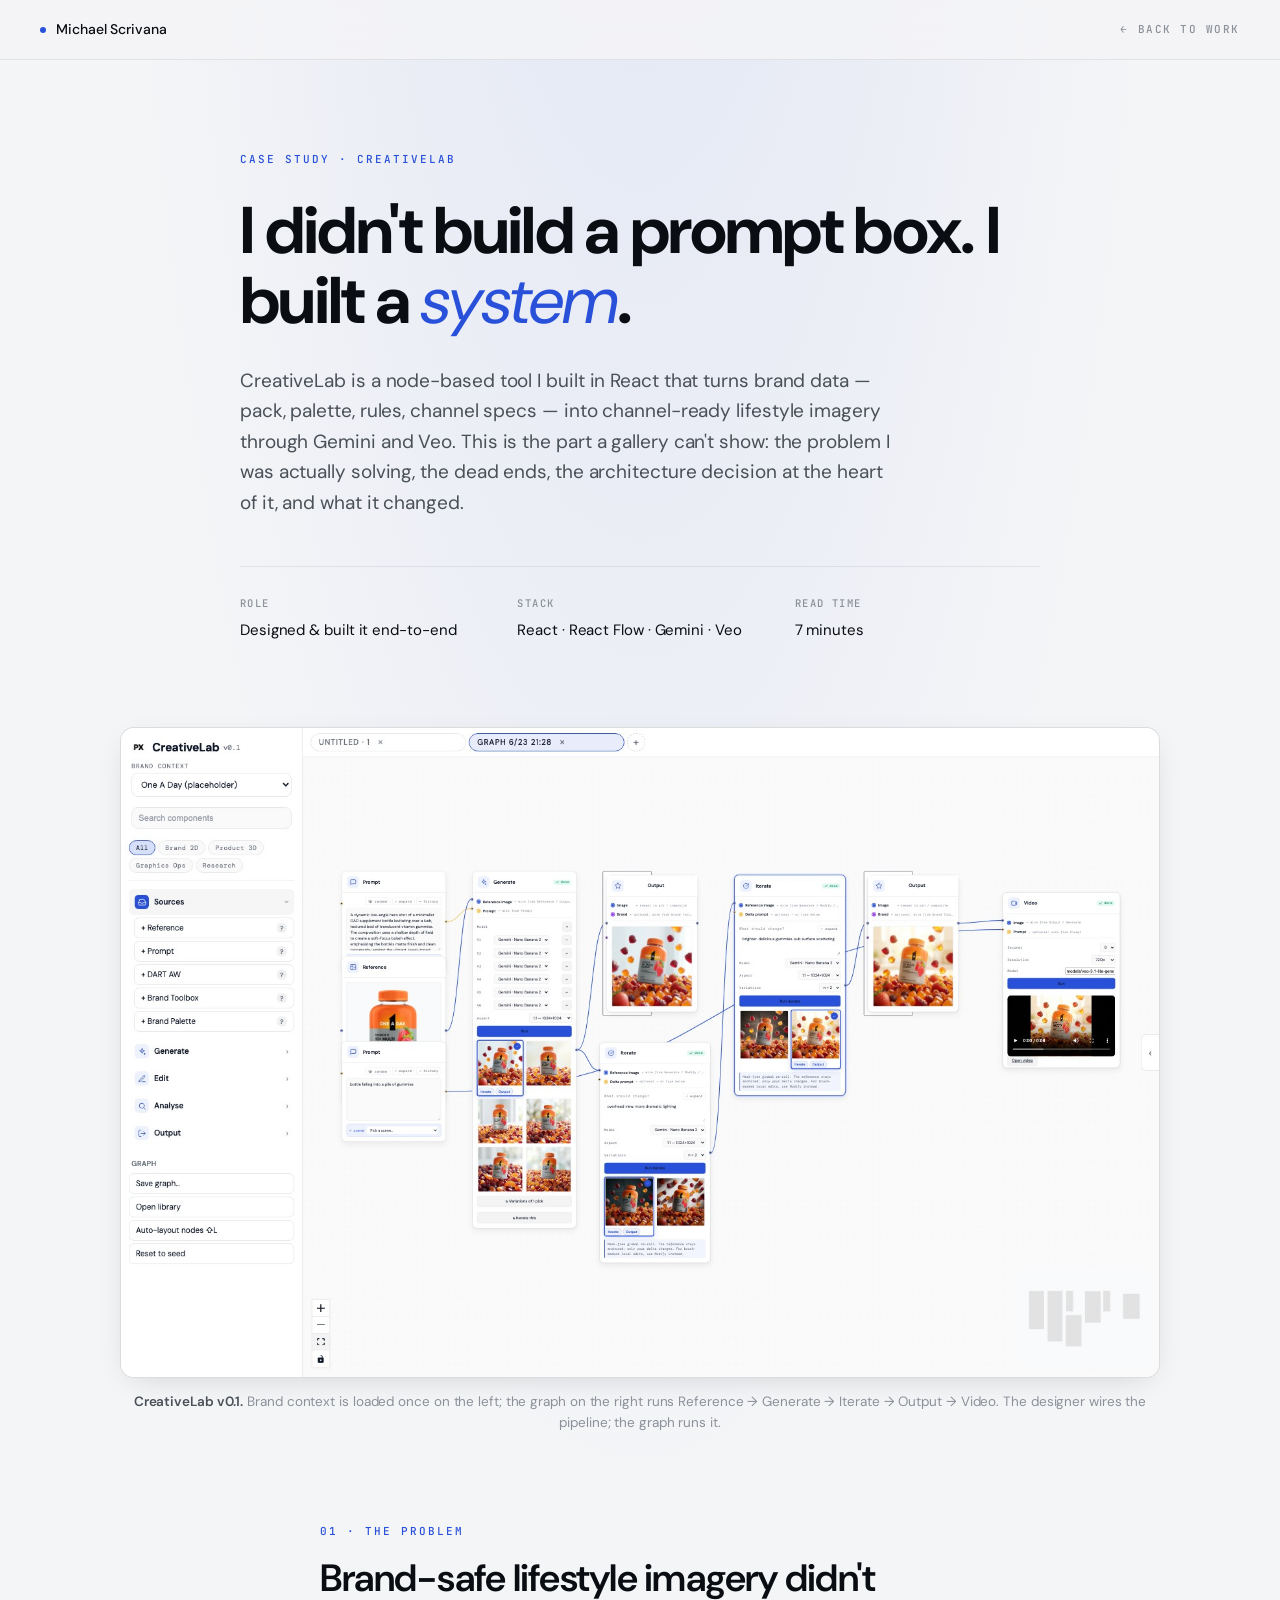
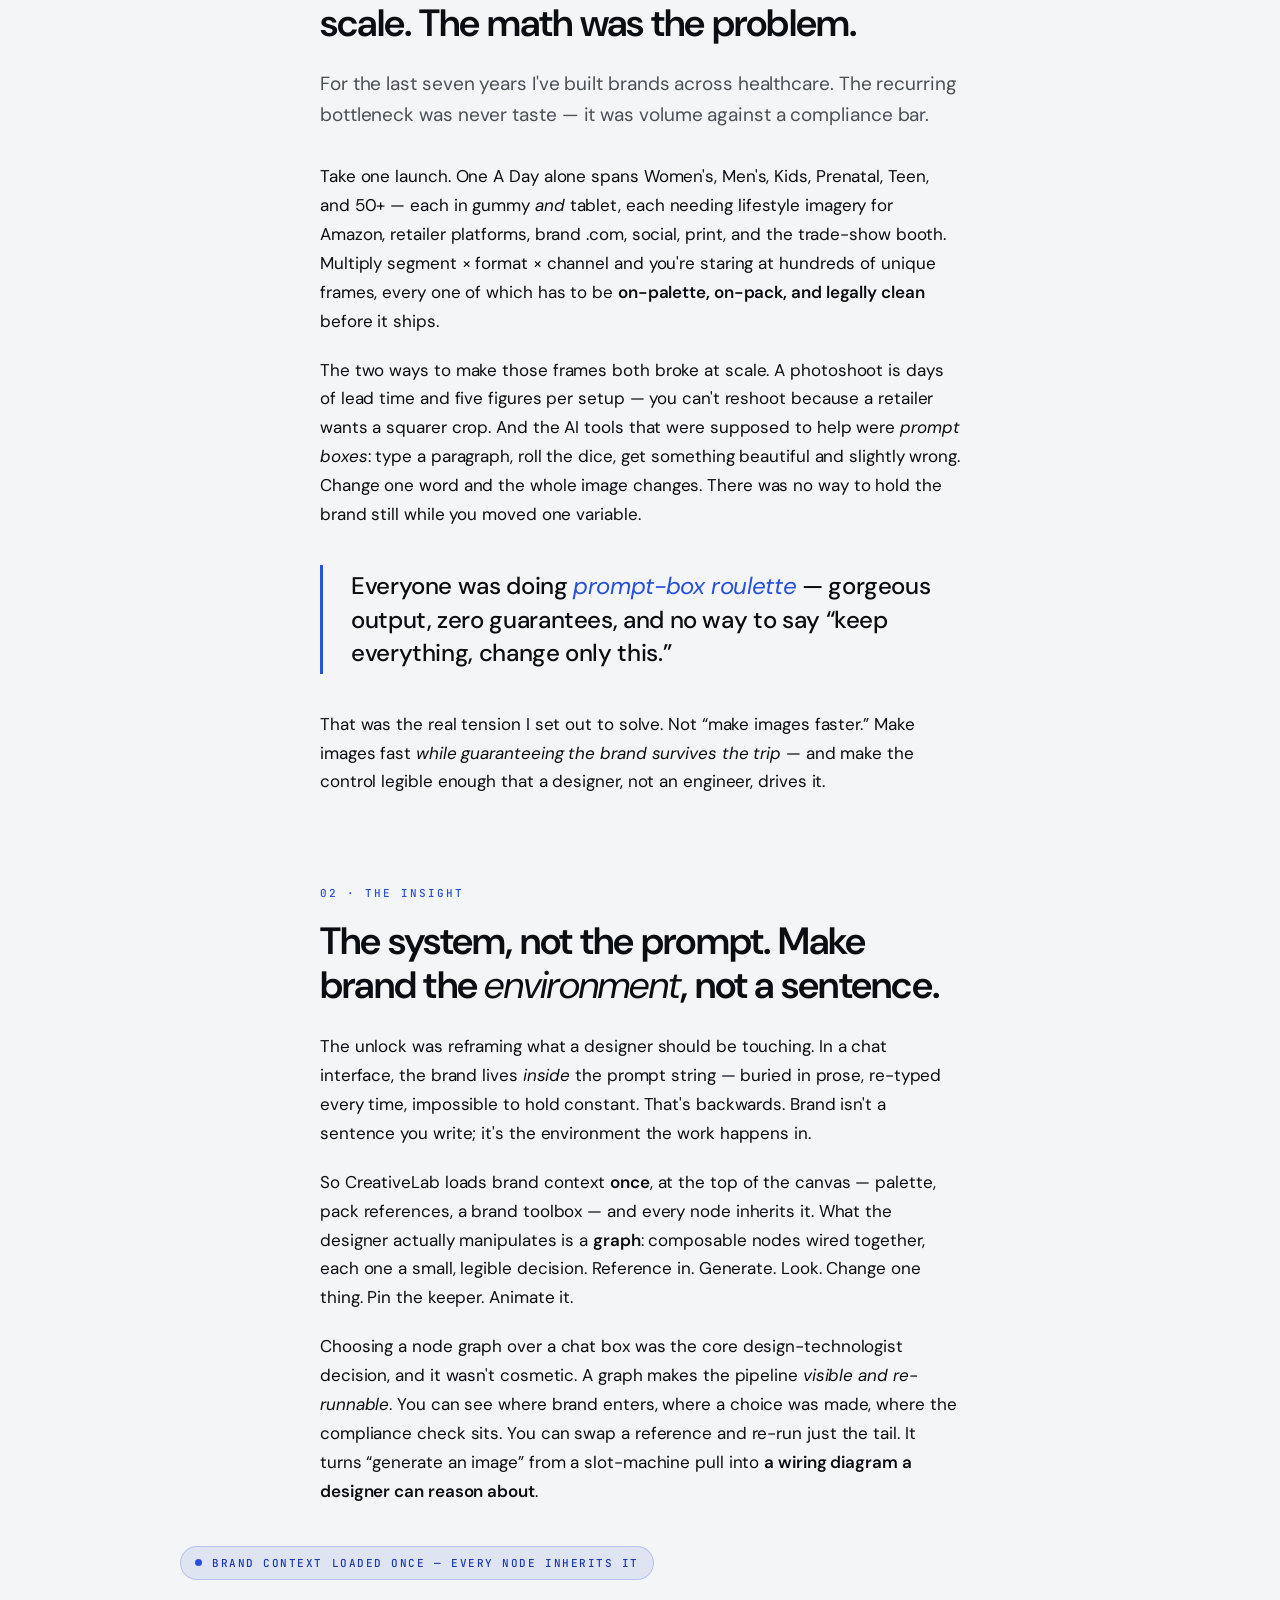
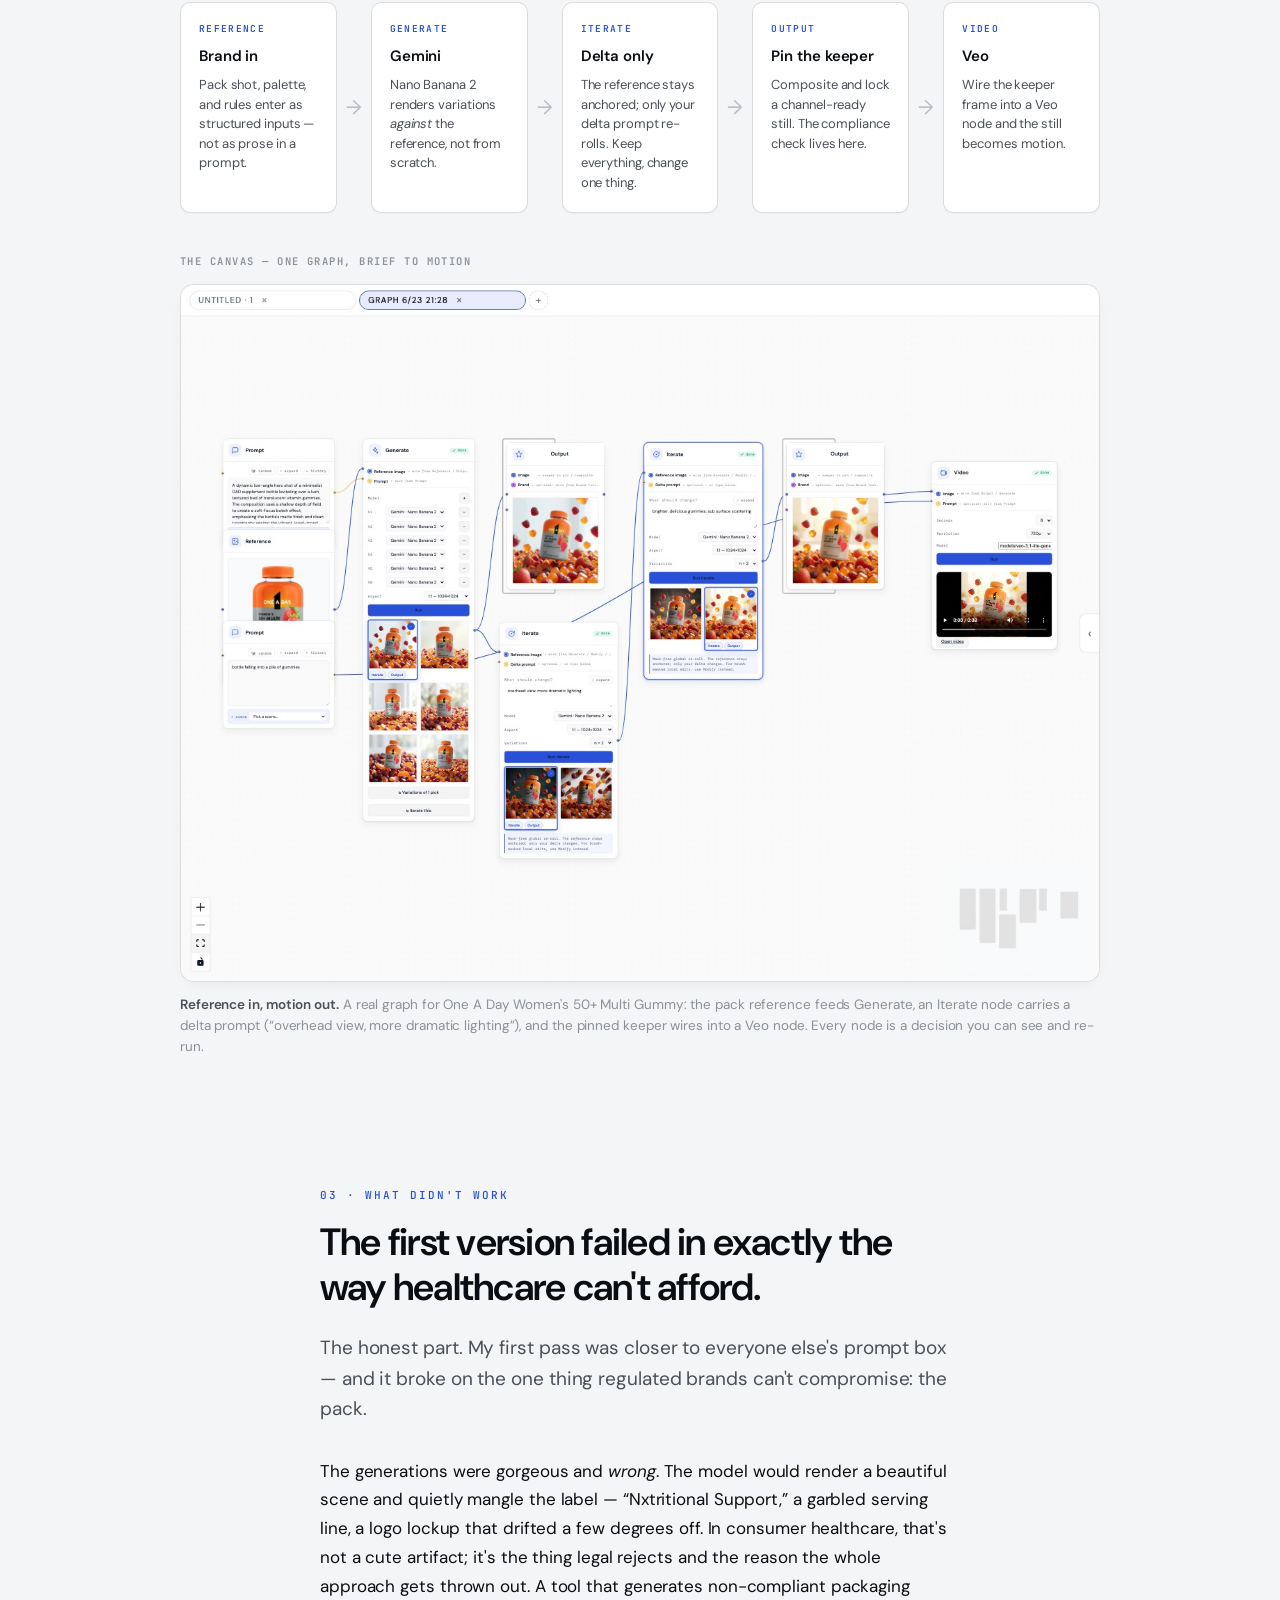
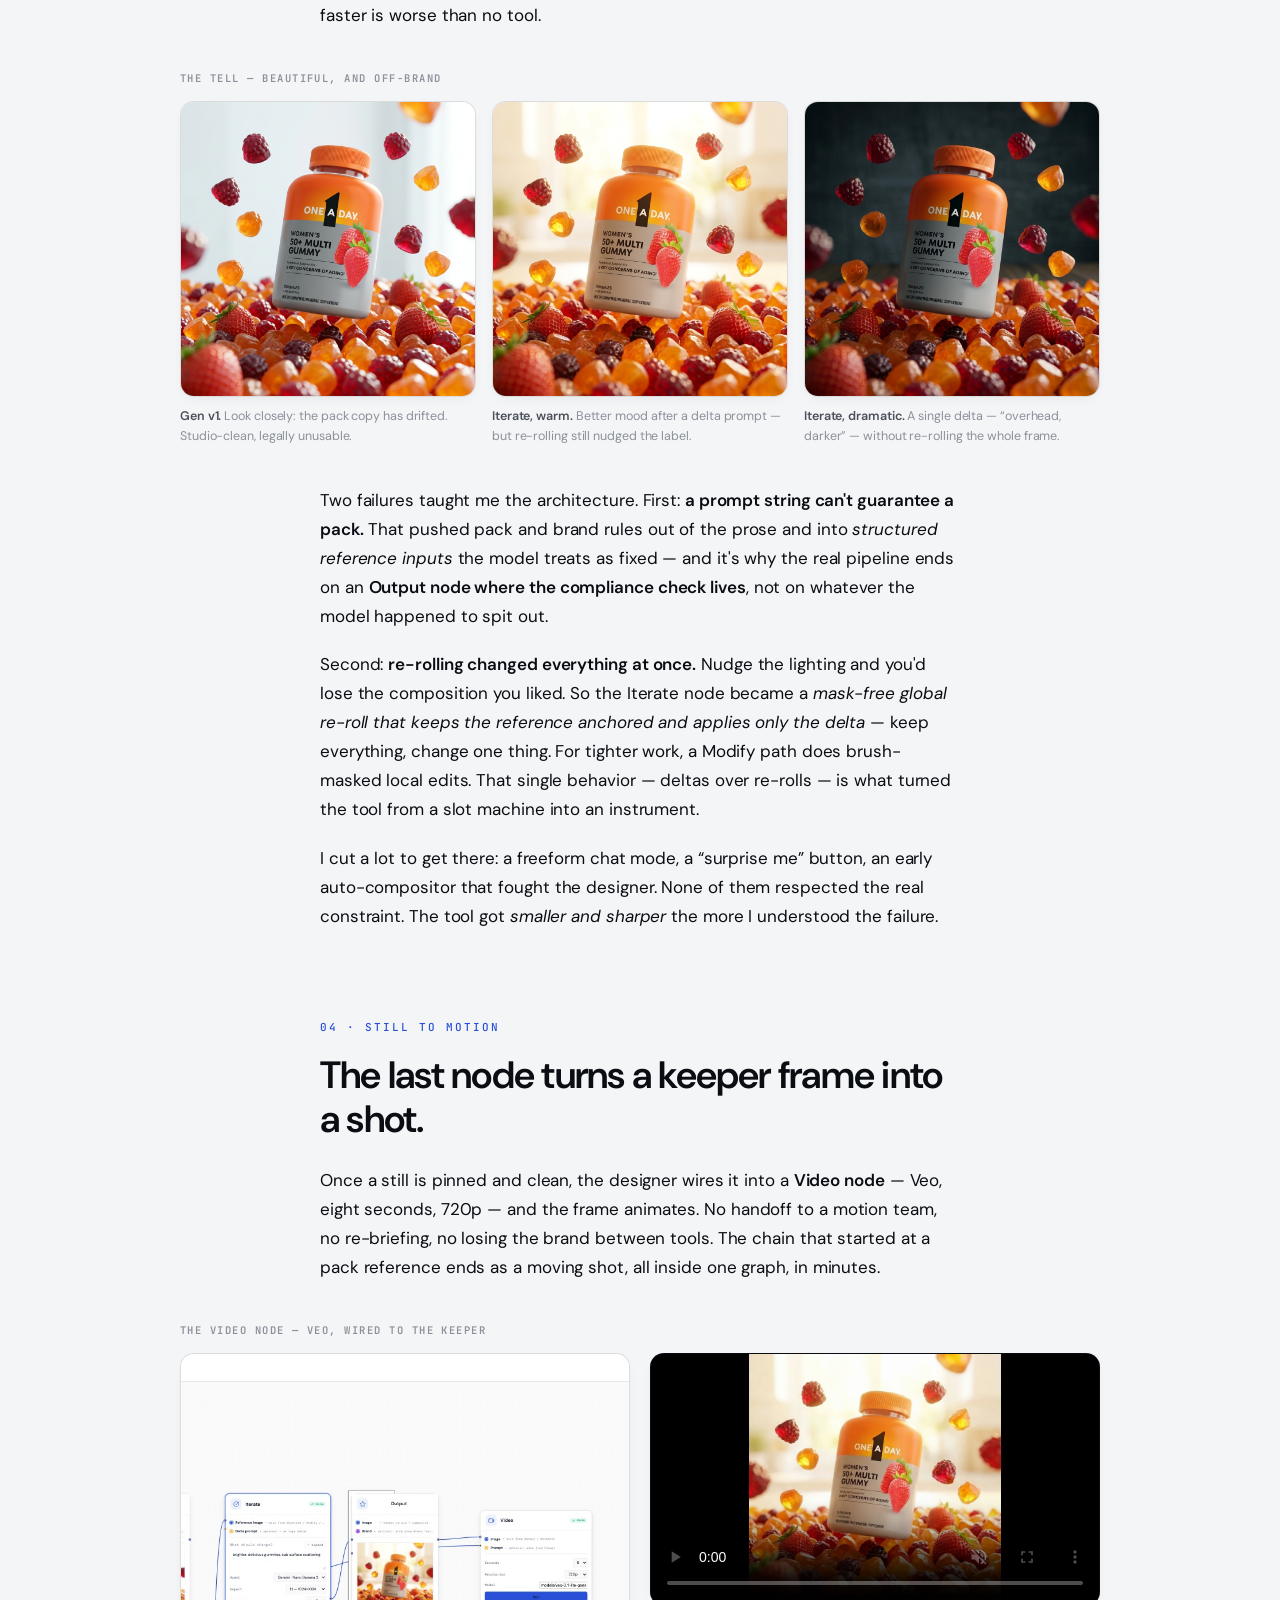
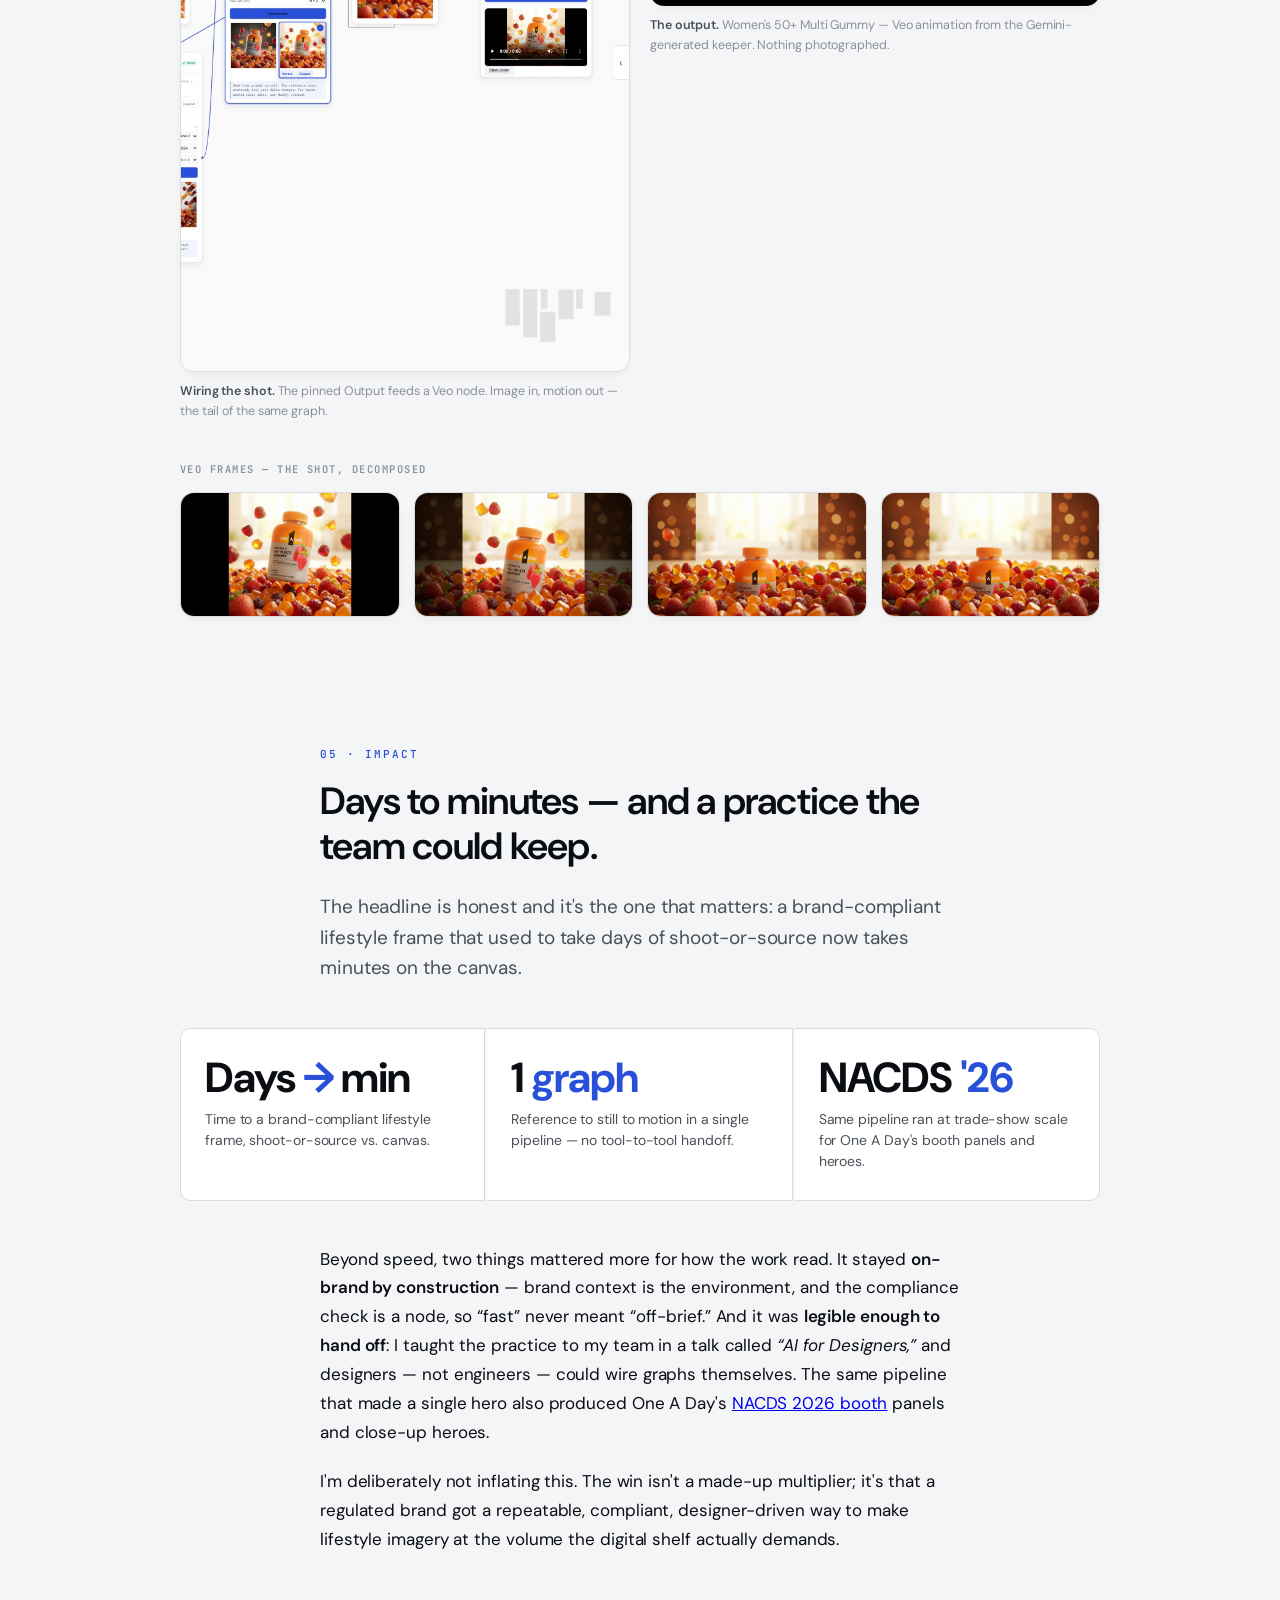
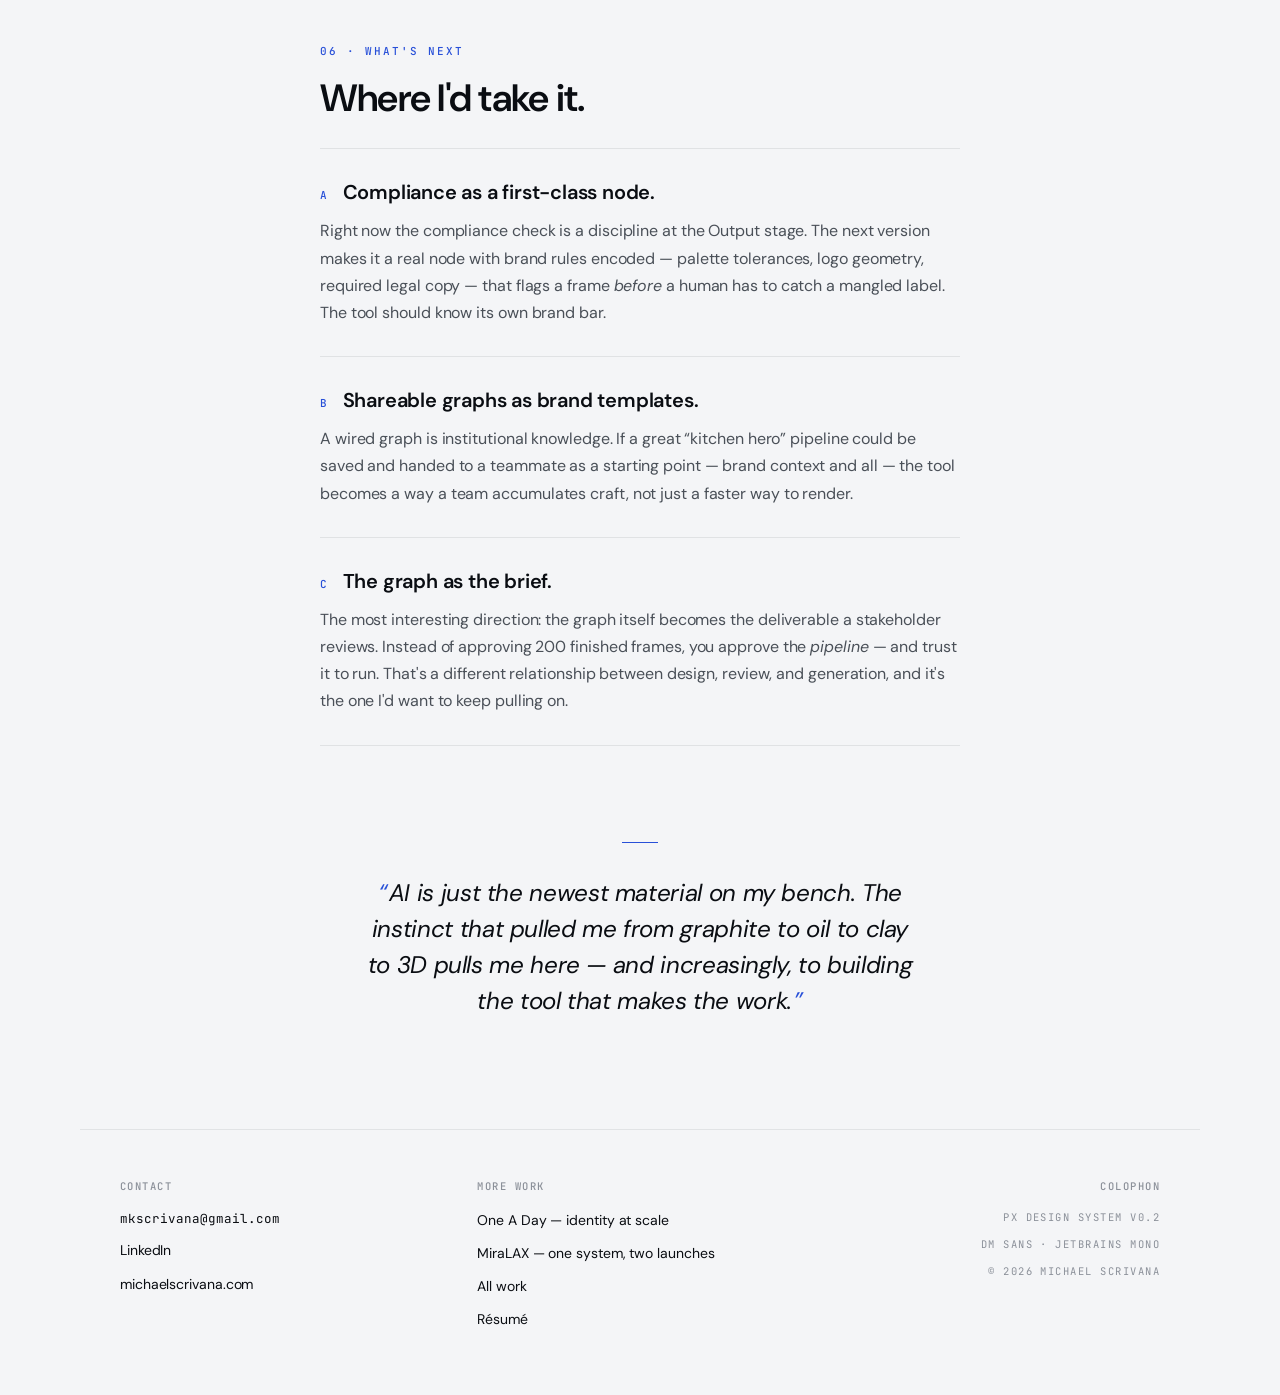
<file: creativelab.html>
<!DOCTYPE html>
<html lang="en">
<head>
<meta charset="UTF-8">
<meta name="viewport" content="width=device-width, initial-scale=1.0">
<title>CreativeLab — a node-based generative pipeline · Michael Scrivana</title>
<meta name="description" content="How I built CreativeLab: a node-based React tool that turns brand data into channel-ready lifestyle imagery through Gemini and Veo. The problem, the dead ends, the architecture, and the impact.">
<meta content="CreativeLab — a node-based generative pipeline" property="og:title">
<meta content="A node graph, not a prompt box: turning brand data into channel-ready imagery. The thinking behind the tool." property="og:description">
<meta property="og:type" content="article">
<meta property="og:url" content="https://creative.michaelscrivana.com/creativelab.html">
<meta property="og:image" content="https://creative.michaelscrivana.com/images/creativelab-graph/creativelab-app-womens50-video-full.jpg">
<meta content="summary_large_image" name="twitter:card">
<meta name="twitter:title" content="CreativeLab — a node-based generative pipeline">
<meta name="twitter:description" content="A node graph, not a prompt box: turning brand data into channel-ready imagery. The thinking behind the tool.">
<meta name="twitter:image" content="https://creative.michaelscrivana.com/images/creativelab-graph/creativelab-app-womens50-video-full.jpg">
<link rel="icon" type="image/png" href="images/favicon.png">
<link rel="apple-touch-icon" href="images/webclip.png">
<link rel="preconnect" href="https://fonts.googleapis.com">
<link rel="preconnect" href="https://fonts.gstatic.com" crossorigin>
<link href="https://fonts.googleapis.com/css2?family=DM+Sans:ital,opsz,wght@0,9..40,300;0,9..40,400;0,9..40,500;0,9..40,600;0,9..40,700;1,9..40,400;1,9..40,500&family=JetBrains+Mono:wght@400;500;600&display=swap" rel="stylesheet">
<style>
/* ══════════════════════════════════════════════════════════════
   PX Design System v0.2 — LIGHT / PAPER tokens, scoped & inlined.
   Case-study variant: essay + process artifacts + lightbox.
   Self-contained: no external CSS dependency.
   ══════════════════════════════════════════════════════════════ */
:root {
  --px-bg:          #f4f5f7;
  --px-surface:     #ffffff;
  --px-surface-2:   #ebedf0;
  --px-surface-3:   #dde0e6;
  --px-surface-4:   #c9cdd5;

  --px-accent:       #2850D8;
  --px-accent-deep:  #1B3AB0;
  --px-accent-hover: #4368E8;
  --px-accent-2:     #00867A;
  --px-accent-dim:   rgba(40, 80, 216, 0.10);
  --px-accent-glow:  rgba(40, 80, 216, 0.22);

  --px-text:    #0a0d12;
  --px-text-2:  #4a5058;
  --px-text-3:  #8b9099;
  --px-text-4:  #b8bcc4;

  --px-border:    rgba(10, 13, 18, 0.08);
  --px-border-2:  rgba(10, 13, 18, 0.14);
  --px-border-3:  rgba(10, 13, 18, 0.24);

  --px-font:  'DM Sans', -apple-system, BlinkMacSystemFont, sans-serif;
  --px-mono:  'JetBrains Mono', 'SF Mono', 'Fira Code', monospace;

  --px-track-tight:    -0.025em;
  --px-track-body:     -0.005em;
  --px-track-mono:     0.14em;
  --px-track-mono-lg:  0.18em;

  --px-radius:     14px;
  --px-radius-sm:  10px;
  --px-radius-xs:  6px;

  --px-shadow-sm:    0 1px 2px -1px rgba(10, 13, 18, 0.08);
  --px-shadow:       0 4px 16px -8px rgba(10, 13, 18, 0.12);
  --px-shadow-lg:    0 8px 32px -12px rgba(10, 13, 18, 0.18);
  --px-shadow-accent:0 8px 30px -12px rgba(40, 80, 216, 0.25);

  --px-ease:  cubic-bezier(0.2, 0, 0, 1);
  --px-dur:   160ms;
}

* { margin: 0; padding: 0; box-sizing: border-box; }
html { scroll-behavior: smooth; }

body {
  background:
    radial-gradient(ellipse 70% 40% at 50% -8%, var(--px-accent-dim), transparent 60%),
    var(--px-bg);
  color: var(--px-text);
  font-family: var(--px-font);
  font-size: 17px;
  line-height: 1.65;
  font-weight: 400;
  letter-spacing: var(--px-track-body);
  -webkit-font-smoothing: antialiased;
  -moz-osx-font-smoothing: grayscale;
  min-height: 100vh;
}

::selection { background: var(--px-accent); color: #fff; }

/* ============ NAV ============ */
nav {
  position: fixed;
  top: 0; left: 0; right: 0;
  z-index: 100;
  padding: 18px 40px;
  display: flex;
  justify-content: space-between;
  align-items: center;
  background: rgba(244, 245, 247, 0.82);
  backdrop-filter: blur(20px) saturate(140%);
  -webkit-backdrop-filter: blur(20px) saturate(140%);
  border-bottom: 1px solid var(--px-border);
}
nav .name {
  font-family: var(--px-font);
  font-size: 14px; font-weight: 500;
  letter-spacing: var(--px-track-body);
  color: var(--px-text); text-decoration: none;
}
nav .name .dot {
  display: inline-block; width: 6px; height: 6px;
  border-radius: 50%; background: var(--px-accent);
  margin-right: 10px; vertical-align: middle;
}
nav .back {
  font-family: var(--px-mono);
  font-size: 11px; font-weight: 500;
  text-transform: uppercase; letter-spacing: var(--px-track-mono);
  color: var(--px-text-3); text-decoration: none;
  transition: color var(--px-dur) var(--px-ease);
}
nav .back:hover { color: var(--px-text); }

/* ============ EYEBROW + MONO UTILITIES ============ */
.px-eyebrow {
  font-family: var(--px-mono);
  text-transform: uppercase; letter-spacing: var(--px-track-mono-lg);
  font-size: 11px; font-weight: 500; color: var(--px-accent);
}

/* ============ HERO ============ */
.hero {
  padding: 150px 40px 40px;
  max-width: 880px; margin: 0 auto;
}
.hero-eyebrow { margin-bottom: 28px; opacity: 0; animation: fadeUp 0.8s var(--px-ease) 0.15s forwards; }
.hero h1 {
  font-family: var(--px-font);
  font-size: clamp(40px, 5.6vw, 66px);
  font-weight: 700; line-height: 1.06;
  letter-spacing: var(--px-track-tight);
  color: var(--px-text); margin-bottom: 30px;
  opacity: 0; animation: fadeUp 0.9s var(--px-ease) 0.3s forwards;
}
.hero h1 em { font-style: italic; font-weight: 400; color: var(--px-accent); }
.hero-subtitle {
  font-family: var(--px-font);
  font-size: 19px; line-height: 1.6; font-weight: 400;
  color: var(--px-text-2); max-width: 660px;
  opacity: 0; animation: fadeUp 0.9s var(--px-ease) 0.45s forwards;
}
.hero-divider { height: 1px; background: var(--px-border); margin: 48px 0 28px; opacity: 0; animation: fadeIn 0.9s var(--px-ease) 0.6s forwards; }
.hero-meta { display: grid; grid-template-columns: repeat(3, minmax(0, 1fr)); gap: 32px; opacity: 0; animation: fadeUp 0.9s var(--px-ease) 0.7s forwards; }
.hero-meta dt { font-family: var(--px-mono); text-transform: uppercase; letter-spacing: var(--px-track-mono); font-size: 10.5px; font-weight: 500; color: var(--px-text-3); margin-bottom: 6px; }
.hero-meta dd { font-family: var(--px-font); font-size: 15px; font-weight: 400; color: var(--px-text); }

/* hero feature image */
.hero-feature { max-width: 1120px; margin: 44px auto 0; padding: 0 40px; opacity: 0; animation: fadeUp 0.9s var(--px-ease) 0.8s forwards; }
.hero-feature figure { margin: 0; }
.hero-feature img { width: 100%; height: auto; display: block; border-radius: var(--px-radius); border: 1px solid var(--px-border-2); box-shadow: var(--px-shadow-lg); background: var(--px-surface); }
.hero-feature figcaption { font-family: var(--px-font); font-size: 13.5px; color: var(--px-text-3); margin-top: 14px; line-height: 1.55; text-align: center; }
.hero-feature figcaption strong { color: var(--px-text-2); font-weight: 600; }

/* ============ ESSAY SECTIONS ============ */
section.essay { padding: 0 40px; max-width: 720px; margin: 0 auto; }
.section-spacer { height: 88px; }
.section-spacer-sm { height: 48px; }

.essay-head { margin-bottom: 24px; }
.essay-head .px-eyebrow { display: block; margin-bottom: 16px; }
.essay-head h2 {
  font-family: var(--px-font);
  font-size: clamp(28px, 3.4vw, 38px);
  font-weight: 600; line-height: 1.18;
  letter-spacing: -0.02em; color: var(--px-text);
}
.essay-head h2 em { font-style: italic; font-weight: 400; }

.essay-body p { font-size: 17px; line-height: 1.7; color: var(--px-text); margin-bottom: 20px; }
.essay-body p:last-child { margin-bottom: 0; }
.essay-body p.lead { font-size: 19px; line-height: 1.6; color: var(--px-text-2); margin-bottom: 32px; }
.essay-body em { font-style: italic; }
.essay-body strong { font-weight: 600; color: var(--px-text); }
.essay-body code {
  font-family: var(--px-mono); font-size: 0.9em; color: var(--px-text);
  background: var(--px-surface-2); padding: 2px 6px;
  border-radius: var(--px-radius-xs); border: 1px solid var(--px-border);
}

/* ============ PULL QUOTE ============ */
.pullquote {
  border-left: 3px solid var(--px-accent);
  padding: 4px 0 4px 28px;
  margin: 36px 0;
  font-size: clamp(20px, 2.4vw, 24px);
  line-height: 1.4; font-weight: 500;
  letter-spacing: -0.015em; color: var(--px-text);
}
.pullquote em { font-style: italic; font-weight: 400; color: var(--px-accent); }

/* ============ FIGURES / GALLERY (wide, break out of the 720 column) ============ */
.figblock { max-width: 1000px; margin: 40px auto; padding: 0 40px; }
.figblock--narrow { max-width: 820px; }
.figlabel {
  font-family: var(--px-mono); text-transform: uppercase;
  letter-spacing: var(--px-track-mono); font-size: 10.5px; font-weight: 600;
  color: var(--px-text-3); margin-bottom: 14px; display: block;
}
figure { margin: 0; }
figure img { width: 100%; height: auto; display: block; border-radius: var(--px-radius); border: 1px solid var(--px-border-2); background: var(--px-surface); box-shadow: var(--px-shadow); cursor: zoom-in; }
figcaption { font-family: var(--px-font); font-size: 13.5px; color: var(--px-text-3); margin-top: 13px; line-height: 1.55; }
figcaption strong { color: var(--px-text-2); font-weight: 600; }
.fig-pair { display: grid; grid-template-columns: 1fr 1fr; gap: 20px; }
.fig-trio { display: grid; grid-template-columns: 1fr 1fr 1fr; gap: 16px; }
.fig-quad { display: grid; grid-template-columns: repeat(4, 1fr); gap: 14px; }
.fig-pair figcaption, .fig-trio figcaption, .fig-quad figcaption { margin-top: 10px; font-size: 12.5px; }
@media (max-width: 720px) {
  .fig-pair, .fig-trio, .fig-quad { grid-template-columns: 1fr; }
}

/* ============ VIDEO ============ */
.px-video { position: relative; width: 100%; aspect-ratio: 16 / 9; border-radius: var(--px-radius); overflow: hidden; border: 1px solid var(--px-border-2); box-shadow: var(--px-shadow); background: #0a0d12; }
.px-video video { position: absolute; inset: 0; width: 100%; height: 100%; border: 0; display: block; object-fit: cover; }

/* ============ PIPELINE DIAGRAM ============ */
.pipeline { max-width: 1000px; margin: 40px auto; padding: 0 40px; }
.pipeline-context {
  display: inline-flex; align-items: center; gap: 10px;
  font-family: var(--px-mono); font-size: 11px; font-weight: 500;
  text-transform: uppercase; letter-spacing: var(--px-track-mono);
  color: var(--px-accent-deep); background: var(--px-accent-dim);
  border: 1px solid rgba(40,80,216,0.22); border-radius: 100px;
  padding: 7px 14px; margin-bottom: 22px;
}
.pipeline-context .dot { width: 7px; height: 7px; border-radius: 50%; background: var(--px-accent); }
.pipeline-flow { display: flex; flex-wrap: wrap; align-items: stretch; gap: 0; }
.pipe-node {
  flex: 1 1 150px; min-width: 150px;
  background: var(--px-surface); border: 1px solid var(--px-border-2);
  border-radius: var(--px-radius-sm); padding: 18px 18px 20px;
  box-shadow: var(--px-shadow-sm);
}
.pipe-node .kind { font-family: var(--px-mono); font-size: 9.5px; font-weight: 600; text-transform: uppercase; letter-spacing: var(--px-track-mono); color: var(--px-accent); margin-bottom: 8px; }
.pipe-node .title { font-family: var(--px-font); font-size: 15px; font-weight: 600; color: var(--px-text); margin-bottom: 6px; }
.pipe-node .why { font-family: var(--px-font); font-size: 13px; line-height: 1.5; color: var(--px-text-2); }
.pipe-arrow { flex: 0 0 34px; display: flex; align-items: center; justify-content: center; color: var(--px-text-4); font-size: 20px; }
@media (max-width: 720px) {
  .pipeline-flow { flex-direction: column; }
  .pipe-node { flex-basis: auto; }
  .pipe-arrow { flex-basis: auto; height: 26px; transform: rotate(90deg); }
}

/* ============ STATS ============ */
.stats { max-width: 1000px; margin: 44px auto; padding: 0 40px; display: grid; grid-template-columns: repeat(3, 1fr); gap: 2px; }
.stat { background: var(--px-surface); border: 1px solid var(--px-border-2); padding: 28px 24px; }
.stat:first-child { border-radius: var(--px-radius-sm) 0 0 var(--px-radius-sm); }
.stat:last-child { border-radius: 0 var(--px-radius-sm) var(--px-radius-sm) 0; }
.stat + .stat { border-left: none; }
.stat .num { font-family: var(--px-font); font-size: clamp(28px, 3.4vw, 42px); font-weight: 700; line-height: 1; letter-spacing: -0.02em; color: var(--px-text); font-variant-numeric: tabular-nums; margin-bottom: 10px; }
.stat .num em { font-style: normal; color: var(--px-accent); }
.stat .lbl { font-family: var(--px-font); font-size: 14px; line-height: 1.5; color: var(--px-text-2); }
@media (max-width: 720px) {
  .stats { grid-template-columns: 1fr; gap: 0; }
  .stat, .stat:first-child, .stat:last-child { border-radius: 0; }
  .stat + .stat { border-top: none; border-left: 1px solid var(--px-border-2); }
  .stat:first-child { border-radius: var(--px-radius-sm) var(--px-radius-sm) 0 0; }
  .stat:last-child { border-radius: 0 0 var(--px-radius-sm) var(--px-radius-sm); }
}

/* ============ SPECULATIVE / NEXT BLOCKS ============ */
.speculative { margin-top: 28px; }
.spec-block { padding: 30px 0; border-top: 1px solid var(--px-border); }
.spec-block:last-child { border-bottom: 1px solid var(--px-border); }
.spec-block h3 { font-family: var(--px-font); font-size: 20px; font-weight: 600; line-height: 1.3; letter-spacing: -0.01em; color: var(--px-text); margin-bottom: 12px; display: flex; align-items: baseline; gap: 14px; }
.spec-block h3 .num { font-family: var(--px-mono); font-size: 11px; font-weight: 500; letter-spacing: var(--px-track-mono); color: var(--px-accent); text-transform: uppercase; }
.spec-block p { font-size: 16px; line-height: 1.7; color: var(--px-text-2); }

/* ============ CLOSING ============ */
.closing { padding: 0 40px; max-width: 640px; margin: 96px auto 0; text-align: center; }
.closing-mark { width: 36px; height: 1px; background: var(--px-accent); margin: 0 auto 32px; }
.closing p { font-family: var(--px-font); font-style: italic; font-weight: 400; font-size: clamp(20px, 2.4vw, 24px); line-height: 1.5; letter-spacing: -0.015em; color: var(--px-text); }
.closing p::before { content: '\201C'; color: var(--px-accent); margin-right: 2px; }
.closing p::after  { content: '\201D'; color: var(--px-accent); margin-left: 2px; }

/* ============ FOOTER ============ */
footer { margin-top: 110px; padding: 48px 40px 64px; max-width: 1120px; margin-left: auto; margin-right: auto; border-top: 1px solid var(--px-border); display: grid; grid-template-columns: 1fr 1fr 1fr; gap: 32px; align-items: start; }
.foot-col { display: flex; flex-direction: column; gap: 10px; }
.foot-col .label { font-family: var(--px-mono); text-transform: uppercase; letter-spacing: var(--px-track-mono); font-size: 10.5px; font-weight: 500; color: var(--px-text-3); margin-bottom: 4px; }
.foot-col a { font-family: var(--px-font); font-size: 14px; color: var(--px-text); text-decoration: none; transition: color var(--px-dur) var(--px-ease); }
.foot-col a:hover { color: var(--px-accent); }
.foot-col .mono { font-family: var(--px-mono); font-size: 12.5px; letter-spacing: 0; text-transform: none; }
.foot-col.right { text-align: right; }
.foot-col.right .copy { font-family: var(--px-mono); text-transform: uppercase; letter-spacing: var(--px-track-mono); font-size: 10.5px; color: var(--px-text-3); }

/* ============ ANIMATIONS ============ */
@keyframes fadeUp { from { opacity: 0; transform: translateY(16px); } to { opacity: 1; transform: translateY(0); } }
@keyframes fadeIn { from { opacity: 0; } to { opacity: 1; } }
.reveal { opacity: 0; transform: translateY(20px); transition: opacity 0.7s var(--px-ease), transform 0.7s var(--px-ease); }
.reveal.visible { opacity: 1; transform: translateY(0); }

/* ============ LIGHTBOX ============ */
.lightbox { position: fixed; inset: 0; z-index: 200; display: flex; flex-direction: column; align-items: center; justify-content: center; gap: 16px; padding: 4vh 4vw; background: rgba(10, 13, 18, 0.92); backdrop-filter: blur(6px); -webkit-backdrop-filter: blur(6px); opacity: 0; visibility: hidden; transition: opacity .22s ease, visibility .22s ease; cursor: zoom-out; }
.lightbox.open { opacity: 1; visibility: visible; }
.lightbox img { max-width: 92vw; max-height: 84vh; width: auto; height: auto; object-fit: contain; border-radius: 10px; box-shadow: 0 30px 80px -30px rgba(0,0,0,0.8); background: var(--px-surface); cursor: default; transform: scale(.98); transition: transform .22s ease; }
.lightbox.open img { transform: scale(1); }
.lightbox .lb-cap { max-width: 70ch; text-align: center; color: rgba(255,255,255,0.78); font-size: 13.5px; line-height: 1.55; cursor: default; }
.lightbox .lb-cap strong { color: #fff; font-weight: 600; }
.lightbox .lb-close { position: fixed; top: 18px; right: 22px; width: 40px; height: 40px; border-radius: 50%; border: 1px solid rgba(255,255,255,0.22); background: rgba(255,255,255,0.06); color: #fff; font-size: 20px; line-height: 1; cursor: pointer; display: flex; align-items: center; justify-content: center; transition: background .15s; }
.lightbox .lb-close:hover { background: rgba(255,255,255,0.16); }
.lightbox .lb-nav { position: fixed; top: 50%; transform: translateY(-50%); width: 48px; height: 48px; border-radius: 50%; border: 1px solid rgba(255,255,255,0.22); background: rgba(255,255,255,0.06); color: #fff; font-size: 24px; line-height: 1; cursor: pointer; display: flex; align-items: center; justify-content: center; transition: background .15s; }
.lightbox .lb-nav:hover { background: rgba(255,255,255,0.16); }
.lightbox .lb-prev { left: 18px; }
.lightbox .lb-next { right: 18px; }
@media (max-width: 600px) { .lightbox .lb-prev { left: 8px; } .lightbox .lb-next { right: 8px; } .lightbox .lb-nav { width: 42px; height: 42px; } }

/* ============ RESPONSIVE ============ */
@media (max-width: 900px) {
  .hero-meta { grid-template-columns: 1fr; gap: 20px; }
  footer { grid-template-columns: 1fr; }
  .foot-col.right { text-align: left; }
  .hero-feature, .figblock, .pipeline, .stats { padding-left: 24px; padding-right: 24px; }
}
@media (max-width: 640px) {
  nav { padding: 14px 20px; }
  .hero { padding: 124px 20px 40px; }
  section.essay { padding: 0 20px; }
  .closing { padding: 0 20px; }
  footer { padding: 40px 20px 48px; }
  .hero h1 { font-size: clamp(32px, 8vw, 46px); }
}
@media (prefers-reduced-motion: reduce) {
  html { scroll-behavior: auto; }
  .reveal { opacity: 1 !important; transform: none !important; transition: none !important; }
  .hero-eyebrow, .hero h1, .hero-subtitle, .hero-divider, .hero-meta, .hero-feature { opacity: 1 !important; animation: none !important; }
}
</style>
</head>
<body>

<!-- NAV -->
<nav>
  <a href="index.html" class="name"><span class="dot"></span>Michael Scrivana</a>
  <a href="index.html#ai" class="back">&larr; Back to work</a>
</nav>

<!-- ================ HERO ================ -->
<div class="hero">
  <div class="hero-eyebrow px-eyebrow">Case study &middot; CreativeLab</div>
  <h1>I didn't build a prompt box. I built a <em>system</em>.</h1>
  <p class="hero-subtitle">CreativeLab is a node-based tool I built in React that turns brand data &mdash; pack, palette, rules, channel specs &mdash; into channel-ready lifestyle imagery through Gemini and Veo. This is the part a gallery can't show: the problem I was actually solving, the dead ends, the architecture decision at the heart of it, and what it changed.</p>

  <div class="hero-divider"></div>

  <dl class="hero-meta">
    <div>
      <dt>Role</dt>
      <dd>Designed &amp; built it end-to-end</dd>
    </div>
    <div>
      <dt>Stack</dt>
      <dd>React &middot; React&nbsp;Flow &middot; Gemini &middot; Veo</dd>
    </div>
    <div>
      <dt>Read time</dt>
      <dd>7 minutes</dd>
    </div>
  </dl>
</div>

<!-- HERO FEATURE -->
<div class="hero-feature">
  <figure>
    <img src="images/creativelab-graph/creativelab-app-womens50-video-full.jpg" alt="CreativeLab — the full node-based canvas: brand context on the left, a graph of Prompt, Reference, Generate, Iterate, Output, and Video nodes wiring a One A Day gummy from reference to Veo animation">
    <figcaption><strong>CreativeLab v0.1.</strong> Brand context is loaded once on the left; the graph on the right runs Reference &rarr; Generate &rarr; Iterate &rarr; Output &rarr; Video. The designer wires the pipeline; the graph runs it.</figcaption>
  </figure>
</div>

<div class="section-spacer"></div>

<!-- ================ 01 — THE PROBLEM ================ -->
<section class="essay reveal">
  <div class="essay-head">
    <span class="px-eyebrow">01 &middot; The problem</span>
    <h2>Brand-safe lifestyle imagery didn't scale. The math was the problem.</h2>
  </div>
  <div class="essay-body">
    <p class="lead">For the last seven years I've built brands across healthcare. The recurring bottleneck was never taste &mdash; it was volume against a compliance bar.</p>
    <p>Take one launch. One A Day alone spans Women's, Men's, Kids, Prenatal, Teen, and 50+ &mdash; each in gummy <em>and</em> tablet, each needing lifestyle imagery for Amazon, retailer platforms, brand&nbsp;.com, social, print, and the trade-show booth. Multiply segment &times; format &times; channel and you're staring at hundreds of unique frames, every one of which has to be <strong>on-palette, on-pack, and legally clean</strong> before it ships.</p>
    <p>The two ways to make those frames both broke at scale. A photoshoot is days of lead time and five figures per setup &mdash; you can't reshoot because a retailer wants a squarer crop. And the AI tools that were supposed to help were <em>prompt boxes</em>: type a paragraph, roll the dice, get something beautiful and slightly wrong. Change one word and the whole image changes. There was no way to hold the brand still while you moved one variable.</p>
    <div class="pullquote">Everyone was doing <em>prompt-box roulette</em> &mdash; gorgeous output, zero guarantees, and no way to say &ldquo;keep everything, change only this.&rdquo;</div>
    <p>That was the real tension I set out to solve. Not &ldquo;make images faster.&rdquo; Make images fast <em>while guaranteeing the brand survives the trip</em> &mdash; and make the control legible enough that a designer, not an engineer, drives it.</p>
  </div>
</section>

<div class="section-spacer"></div>

<!-- ================ 02 — THE INSIGHT ================ -->
<section class="essay reveal">
  <div class="essay-head">
    <span class="px-eyebrow">02 &middot; The insight</span>
    <h2>The system, not the prompt. Make brand the <em>environment</em>, not a sentence.</h2>
  </div>
  <div class="essay-body">
    <p>The unlock was reframing what a designer should be touching. In a chat interface, the brand lives <em>inside</em> the prompt string &mdash; buried in prose, re-typed every time, impossible to hold constant. That's backwards. Brand isn't a sentence you write; it's the environment the work happens in.</p>
    <p>So CreativeLab loads brand context <strong>once</strong>, at the top of the canvas &mdash; palette, pack references, a brand toolbox &mdash; and every node inherits it. What the designer actually manipulates is a <strong>graph</strong>: composable nodes wired together, each one a small, legible decision. Reference in. Generate. Look. Change one thing. Pin the keeper. Animate it.</p>
    <p>Choosing a node graph over a chat box was the core design-technologist decision, and it wasn't cosmetic. A graph makes the pipeline <em>visible and re-runnable</em>. You can see where brand enters, where a choice was made, where the compliance check sits. You can swap a reference and re-run just the tail. It turns &ldquo;generate an image&rdquo; from a slot-machine pull into <strong>a wiring diagram a designer can reason about</strong>.</p>
  </div>
</section>

<div class="pipeline reveal">
  <span class="pipeline-context"><span class="dot"></span>Brand context loaded once &mdash; every node inherits it</span>
  <div class="pipeline-flow">
    <div class="pipe-node">
      <div class="kind">Reference</div>
      <div class="title">Brand in</div>
      <div class="why">Pack shot, palette, and rules enter as structured inputs &mdash; not as prose in a prompt.</div>
    </div>
    <div class="pipe-arrow">&rarr;</div>
    <div class="pipe-node">
      <div class="kind">Generate</div>
      <div class="title">Gemini</div>
      <div class="why">Nano Banana&nbsp;2 renders variations <em>against</em> the reference, not from scratch.</div>
    </div>
    <div class="pipe-arrow">&rarr;</div>
    <div class="pipe-node">
      <div class="kind">Iterate</div>
      <div class="title">Delta only</div>
      <div class="why">The reference stays anchored; only your delta prompt re-rolls. Keep everything, change one thing.</div>
    </div>
    <div class="pipe-arrow">&rarr;</div>
    <div class="pipe-node">
      <div class="kind">Output</div>
      <div class="title">Pin the keeper</div>
      <div class="why">Composite and lock a channel-ready still. The compliance check lives here.</div>
    </div>
    <div class="pipe-arrow">&rarr;</div>
    <div class="pipe-node">
      <div class="kind">Video</div>
      <div class="title">Veo</div>
      <div class="why">Wire the keeper frame into a Veo node and the still becomes motion.</div>
    </div>
  </div>
</div>

<div class="figblock reveal">
  <span class="figlabel">The canvas — one graph, brief to motion</span>
  <figure>
    <img src="images/creativelab-graph/creativelab-canvas-womens50-video-graph.jpg" alt="CreativeLab canvas close-up: Prompt and Reference nodes feed a Generate node running Gemini Nano Banana 2, into Output, into an Iterate node with a delta prompt, into a final Output and a Veo Video node">
    <figcaption><strong>Reference in, motion out.</strong> A real graph for One A Day Women's 50+ Multi Gummy: the pack reference feeds Generate, an Iterate node carries a delta prompt (&ldquo;overhead view, more dramatic lighting&rdquo;), and the pinned keeper wires into a Veo node. Every node is a decision you can see and re-run.</figcaption>
  </figure>
</div>

<div class="section-spacer"></div>

<!-- ================ 03 — WHAT DIDN'T WORK ================ -->
<section class="essay reveal">
  <div class="essay-head">
    <span class="px-eyebrow">03 &middot; What didn't work</span>
    <h2>The first version failed in exactly the way healthcare can't afford.</h2>
  </div>
  <div class="essay-body">
    <p class="lead">The honest part. My first pass was closer to everyone else's prompt box &mdash; and it broke on the one thing regulated brands can't compromise: the pack.</p>
    <p>The generations were gorgeous and <em>wrong</em>. The model would render a beautiful scene and quietly mangle the label &mdash; &ldquo;Nxtritional Support,&rdquo; a garbled serving line, a logo lockup that drifted a few degrees off. In consumer healthcare, that's not a cute artifact; it's the thing legal rejects and the reason the whole approach gets thrown out. A tool that generates non-compliant packaging faster is worse than no tool.</p>
  </div>
</section>

<div class="figblock reveal">
  <span class="figlabel">The tell — beautiful, and off-brand</span>
  <div class="fig-trio">
    <figure>
      <img src="images/creativelab-graph/oad-womens50-gummy-gen-v1.png" alt="First generation of the Women's 50+ gummy — clean studio scene but the pack copy reads 'Nxtritional Support', an AI text-drift error">
      <figcaption><strong>Gen v1.</strong> Look closely: the pack copy has drifted. Studio-clean, legally unusable.</figcaption>
    </figure>
    <figure>
      <img src="images/creativelab-graph/oad-womens50-gummy-iterate-bright.png" alt="Iteration with warm kitchen light — improved mood, but serving text still garbled">
      <figcaption><strong>Iterate, warm.</strong> Better mood after a delta prompt &mdash; but re-rolling still nudged the label.</figcaption>
    </figure>
    <figure>
      <img src="images/creativelab-graph/oad-womens50-gummy-iterate-overhead.png" alt="Iteration with dramatic overhead lighting on a dark ground">
      <figcaption><strong>Iterate, dramatic.</strong> A single delta &mdash; &ldquo;overhead, darker&rdquo; &mdash; without re-rolling the whole frame.</figcaption>
    </figure>
  </div>
</div>

<section class="essay reveal">
  <div class="essay-body">
    <p>Two failures taught me the architecture. First: <strong>a prompt string can't guarantee a pack.</strong> That pushed pack and brand rules out of the prose and into <em>structured reference inputs</em> the model treats as fixed &mdash; and it's why the real pipeline ends on an <strong>Output node where the compliance check lives</strong>, not on whatever the model happened to spit out.</p>
    <p>Second: <strong>re-rolling changed everything at once.</strong> Nudge the lighting and you'd lose the composition you liked. So the Iterate node became a <em>mask-free global re-roll that keeps the reference anchored and applies only the delta</em> &mdash; keep everything, change one thing. For tighter work, a Modify path does brush-masked local edits. That single behavior &mdash; deltas over re-rolls &mdash; is what turned the tool from a slot machine into an instrument.</p>
    <p>I cut a lot to get there: a freeform chat mode, a &ldquo;surprise me&rdquo; button, an early auto-compositor that fought the designer. None of them respected the real constraint. The tool got <em>smaller and sharper</em> the more I understood the failure.</p>
  </div>
</section>

<div class="section-spacer"></div>

<!-- ================ 04 — STILL TO MOTION ================ -->
<section class="essay reveal">
  <div class="essay-head">
    <span class="px-eyebrow">04 &middot; Still to motion</span>
    <h2>The last node turns a keeper frame into a shot.</h2>
  </div>
  <div class="essay-body">
    <p>Once a still is pinned and clean, the designer wires it into a <strong>Video node</strong> &mdash; Veo, eight seconds, 720p &mdash; and the frame animates. No handoff to a motion team, no re-briefing, no losing the brand between tools. The chain that started at a pack reference ends as a moving shot, all inside one graph, in minutes.</p>
  </div>
</section>

<div class="figblock reveal">
  <span class="figlabel">The video node — Veo, wired to the keeper</span>
  <div class="fig-pair">
    <figure>
      <img src="images/creativelab-graph/creativelab-canvas-video-chain.jpg" alt="Close-up of the Iterate, Output, and Video nodes — the pinned still wired into a Veo 3.1 video node rendering an 8-second clip">
      <figcaption><strong>Wiring the shot.</strong> The pinned Output feeds a Veo node. Image in, motion out &mdash; the tail of the same graph.</figcaption>
    </figure>
    <figure>
      <div class="px-video">
        <video src="images/creativelab-graph/oad-womens50-gummy-veo-8s.mp4" poster="images/creativelab-graph/oad-womens50-gummy-veo-frame-1.jpg" muted loop playsinline controls preload="metadata"></video>
      </div>
      <figcaption><strong>The output.</strong> Women's 50+ Multi Gummy &mdash; Veo animation from the Gemini-generated keeper. Nothing photographed.</figcaption>
    </figure>
  </div>
</div>

<div class="figblock reveal">
  <span class="figlabel">Veo frames — the shot, decomposed</span>
  <div class="fig-quad">
    <figure><img src="images/creativelab-graph/oad-womens50-gummy-veo-frame-1.jpg" alt="Veo animation frame 1"></figure>
    <figure><img src="images/creativelab-graph/oad-womens50-gummy-veo-frame-2.jpg" alt="Veo animation frame 2"></figure>
    <figure><img src="images/creativelab-graph/oad-womens50-gummy-veo-frame-4.jpg" alt="Veo animation frame 4"></figure>
    <figure><img src="images/creativelab-graph/oad-womens50-gummy-veo-frame-5.jpg" alt="Veo animation frame 5"></figure>
  </div>
</div>

<div class="section-spacer"></div>

<!-- ================ 05 — IMPACT ================ -->
<section class="essay reveal">
  <div class="essay-head">
    <span class="px-eyebrow">05 &middot; Impact</span>
    <h2>Days to minutes &mdash; and a practice the team could keep.</h2>
  </div>
  <div class="essay-body">
    <p class="lead">The headline is honest and it's the one that matters: a brand-compliant lifestyle frame that used to take days of shoot-or-source now takes minutes on the canvas.</p>
  </div>
</section>

<div class="stats reveal">
  <div class="stat">
    <div class="num">Days <em>&rarr;</em> min</div>
    <div class="lbl">Time to a brand-compliant lifestyle frame, shoot-or-source vs. canvas.</div>
  </div>
  <div class="stat">
    <div class="num">1 <em>graph</em></div>
    <div class="lbl">Reference to still to motion in a single pipeline &mdash; no tool-to-tool handoff.</div>
  </div>
  <div class="stat">
    <div class="num">NACDS <em>'26</em></div>
    <div class="lbl">Same pipeline ran at trade-show scale for One&nbsp;A&nbsp;Day's booth panels and heroes.</div>
  </div>
</div>

<section class="essay reveal">
  <div class="essay-body">
    <!-- NOTE (Michael): swap in your real figures where you have them —
         # of NACDS panels generated, # of SKUs run through the tool,
         team size that adopted it, cost-per-shoot avoided. Keep them
         defensible; a Google reviewer is allergic to inflated "10x". -->
    <p>Beyond speed, two things mattered more for how the work read. It stayed <strong>on-brand by construction</strong> &mdash; brand context is the environment, and the compliance check is a node, so &ldquo;fast&rdquo; never meant &ldquo;off-brief.&rdquo; And it was <strong>legible enough to hand off</strong>: I taught the practice to my team in a talk called <em>&ldquo;AI for Designers,&rdquo;</em> and designers &mdash; not engineers &mdash; could wire graphs themselves. The same pipeline that made a single hero also produced One A Day's <a href="nacds.html">NACDS 2026 booth</a> panels and close-up heroes.</p>
    <p>I'm deliberately not inflating this. The win isn't a made-up multiplier; it's that a regulated brand got a repeatable, compliant, designer-driven way to make lifestyle imagery at the volume the digital shelf actually demands.</p>
  </div>
</section>

<div class="section-spacer"></div>

<!-- ================ 06 — WHAT'S NEXT ================ -->
<section class="essay reveal">
  <div class="essay-head">
    <span class="px-eyebrow">06 &middot; What's next</span>
    <h2>Where I'd take it.</h2>
  </div>
  <div class="essay-body">
    <div class="speculative">
      <div class="spec-block">
        <h3><span class="num">A</span>Compliance as a first-class node.</h3>
        <p>Right now the compliance check is a discipline at the Output stage. The next version makes it a real node with brand rules encoded &mdash; palette tolerances, logo geometry, required legal copy &mdash; that flags a frame <em>before</em> a human has to catch a mangled label. The tool should know its own brand bar.</p>
      </div>
      <div class="spec-block">
        <h3><span class="num">B</span>Shareable graphs as brand templates.</h3>
        <p>A wired graph is institutional knowledge. If a great &ldquo;kitchen hero&rdquo; pipeline could be saved and handed to a teammate as a starting point &mdash; brand context and all &mdash; the tool becomes a way a team accumulates craft, not just a faster way to render.</p>
      </div>
      <div class="spec-block">
        <h3><span class="num">C</span>The graph as the brief.</h3>
        <p>The most interesting direction: the graph itself becomes the deliverable a stakeholder reviews. Instead of approving 200 finished frames, you approve the <em>pipeline</em> &mdash; and trust it to run. That's a different relationship between design, review, and generation, and it's the one I'd want to keep pulling on.</p>
      </div>
    </div>
  </div>
</section>

<!-- ================ CLOSING ================ -->
<div class="closing reveal">
  <div class="closing-mark"></div>
  <p>AI is just the newest material on my bench. The instinct that pulled me from graphite to oil to clay to 3D pulls me here &mdash; and increasingly, to building the tool that makes the work.</p>
</div>

<!-- ================ FOOTER ================ -->
<footer>
  <div class="foot-col">
    <span class="label">Contact</span>
    <a href="mailto:mkscrivana@gmail.com" class="mono">mkscrivana@gmail.com</a>
    <a href="https://www.linkedin.com/in/michaelscrivana89" target="_blank" rel="noopener">LinkedIn</a>
    <a href="https://michaelscrivana.com" target="_blank" rel="noopener">michaelscrivana.com</a>
  </div>
  <div class="foot-col">
    <span class="label">More work</span>
    <a href="oad-new-identity.html">One A Day &mdash; identity at scale</a>
    <a href="miralax.html">MiraLAX &mdash; one system, two launches</a>
    <a href="index.html">All work</a>
    <a href="resume.html">Résumé</a>
  </div>
  <div class="foot-col right">
    <span class="label">Colophon</span>
    <span class="copy">PX Design System v0.2</span>
    <span class="copy">DM Sans &middot; JetBrains Mono</span>
    <span class="copy">&copy; 2026 Michael Scrivana</span>
  </div>
</footer>

<!-- ================ LIGHTBOX ================ -->
<div class="lightbox" id="lightbox" role="dialog" aria-modal="true" aria-label="Image viewer" aria-hidden="true">
  <button class="lb-close" id="lbClose" type="button" aria-label="Close">&times;</button>
  <button class="lb-nav lb-prev" id="lbPrev" type="button" aria-label="Previous image">&#8249;</button>
  <button class="lb-nav lb-next" id="lbNext" type="button" aria-label="Next image">&#8250;</button>
  <img id="lbImg" alt="">
  <div class="lb-cap" id="lbCap"></div>
</div>

<!-- ============ SCROLL REVEAL ============ -->
<script>
  var observer = new IntersectionObserver(function (entries) {
    entries.forEach(function (entry) {
      if (entry.isIntersecting) { entry.target.classList.add('visible'); observer.unobserve(entry.target); }
    });
  }, { threshold: 0.08, rootMargin: '0px 0px -60px 0px' });
  document.querySelectorAll('.reveal').forEach(function (el) { observer.observe(el); });
</script>

<!-- ============ LIGHTBOX ============ -->
<script>
(function () {
  var lb = document.getElementById('lightbox'),
      img = document.getElementById('lbImg'),
      cap = document.getElementById('lbCap'),
      closeBtn = document.getElementById('lbClose'),
      prevBtn = document.getElementById('lbPrev'),
      nextBtn = document.getElementById('lbNext'),
      items = Array.prototype.slice.call(document.querySelectorAll('figure img')),
      current = 0, lastFocus = null;

  function render(i) {
    current = (i + items.length) % items.length;
    var el = items[current], fig = el.closest('figure'),
        figcap = fig ? fig.querySelector('figcaption') : null;
    img.src = el.currentSrc || el.src; img.alt = el.alt || '';
    if (figcap) { cap.innerHTML = figcap.innerHTML; cap.style.display = ''; }
    else { cap.textContent = ''; cap.style.display = 'none'; }
  }
  function open(i) {
    render(i);
    lb.classList.add('open'); lb.setAttribute('aria-hidden', 'false');
    document.body.style.overflow = 'hidden';
    lastFocus = document.activeElement; closeBtn.focus();
  }
  function close() {
    lb.classList.remove('open'); lb.setAttribute('aria-hidden', 'true');
    document.body.style.overflow = ''; img.src = '';
    if (lastFocus && lastFocus.focus) lastFocus.focus();
  }
  function step(d) { render(current + d); }

  items.forEach(function (el, i) { el.addEventListener('click', function () { open(i); }); });
  closeBtn.addEventListener('click', close);
  prevBtn.addEventListener('click', function (e) { e.stopPropagation(); step(-1); });
  nextBtn.addEventListener('click', function (e) { e.stopPropagation(); step(1); });
  lb.addEventListener('click', function (e) { if (e.target === lb) close(); });
  document.addEventListener('keydown', function (e) {
    if (!lb.classList.contains('open')) return;
    if (e.key === 'Escape') close();
    else if (e.key === 'ArrowLeft') step(-1);
    else if (e.key === 'ArrowRight') step(1);
  });
})();
</script>

<!-- ============ HOVER-PLAY LOCAL VIDEO ============ -->
<script>
(function () {
  var reduce = matchMedia('(prefers-reduced-motion: reduce)').matches;
  var fine = matchMedia('(hover: hover) and (pointer: fine)').matches;
  if (reduce || !fine) return;
  document.querySelectorAll('.px-video video').forEach(function (video) {
    video.muted = true;
    var box = video.closest('.px-video');
    box.addEventListener('mouseenter', function () { video.play().catch(function () {}); });
    box.addEventListener('mouseleave', function () { video.pause(); });
  });
})();
</script>

</body>
</html>
</file>
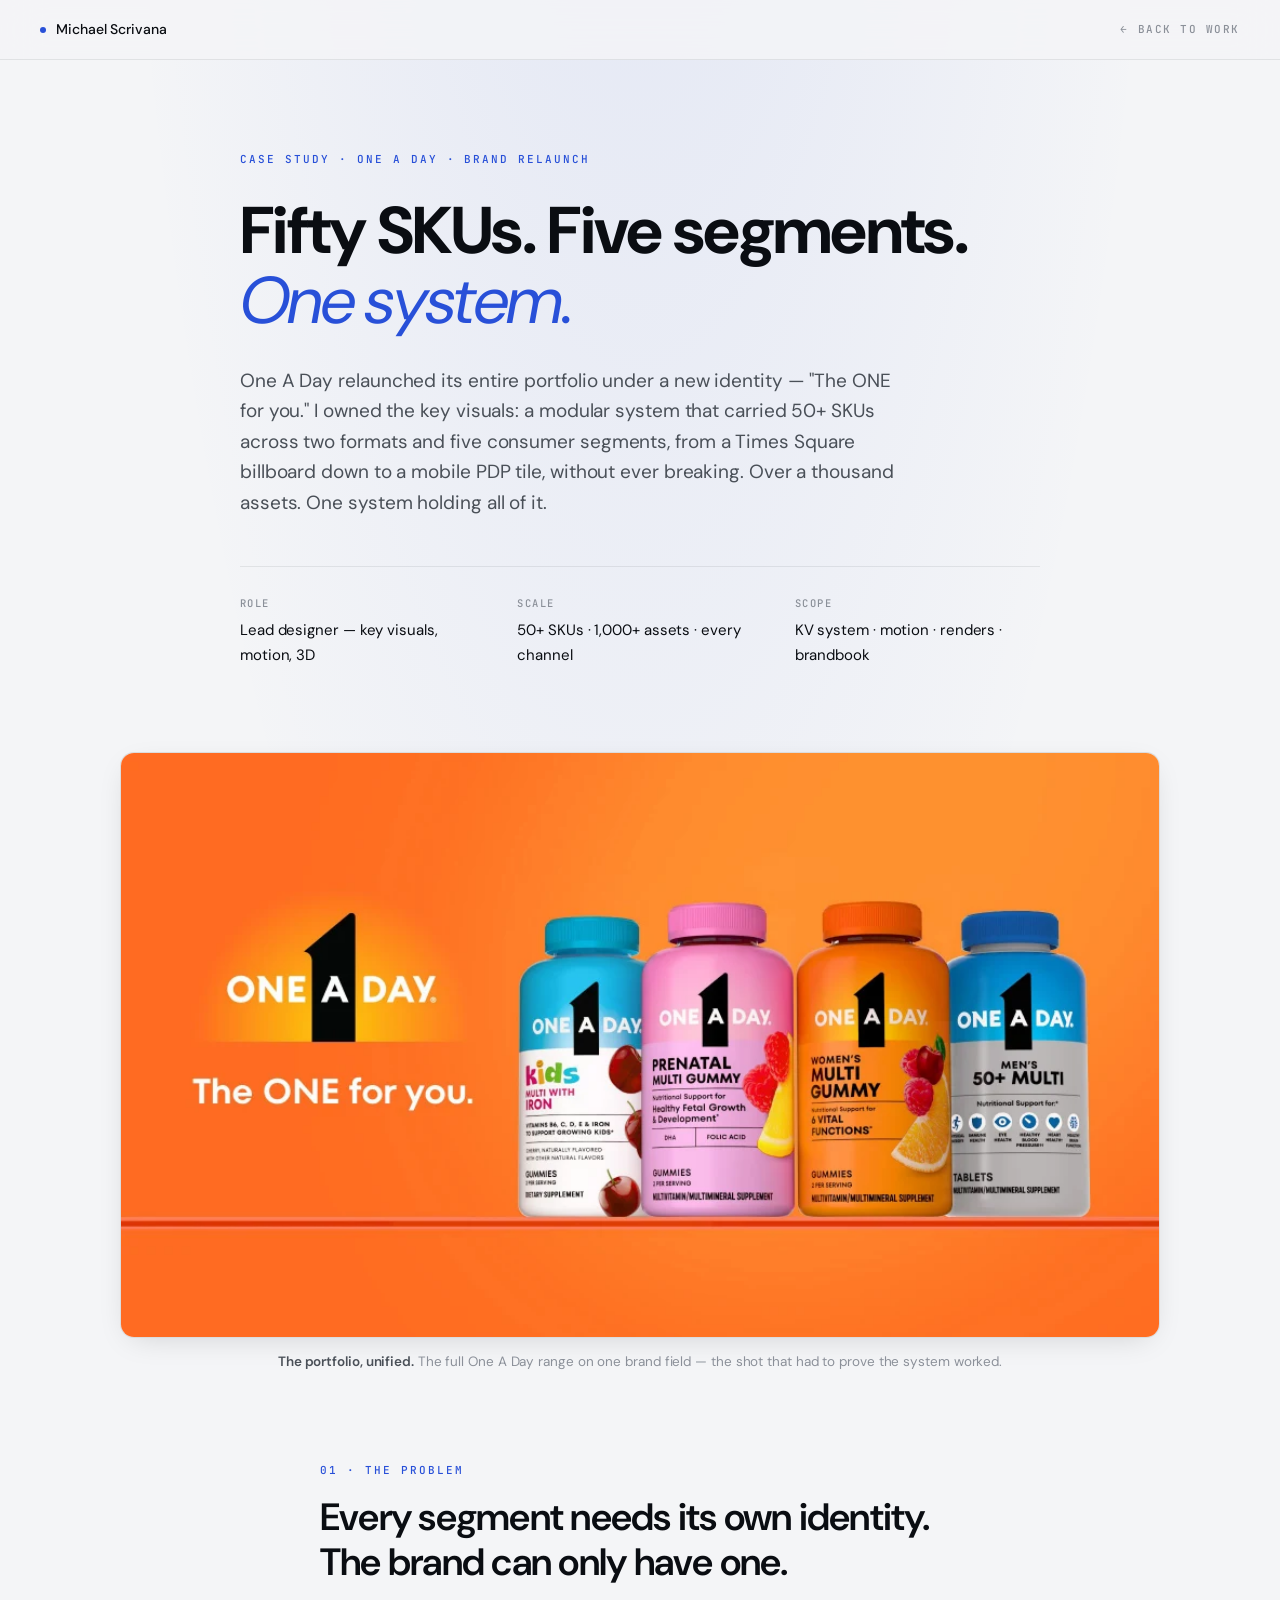
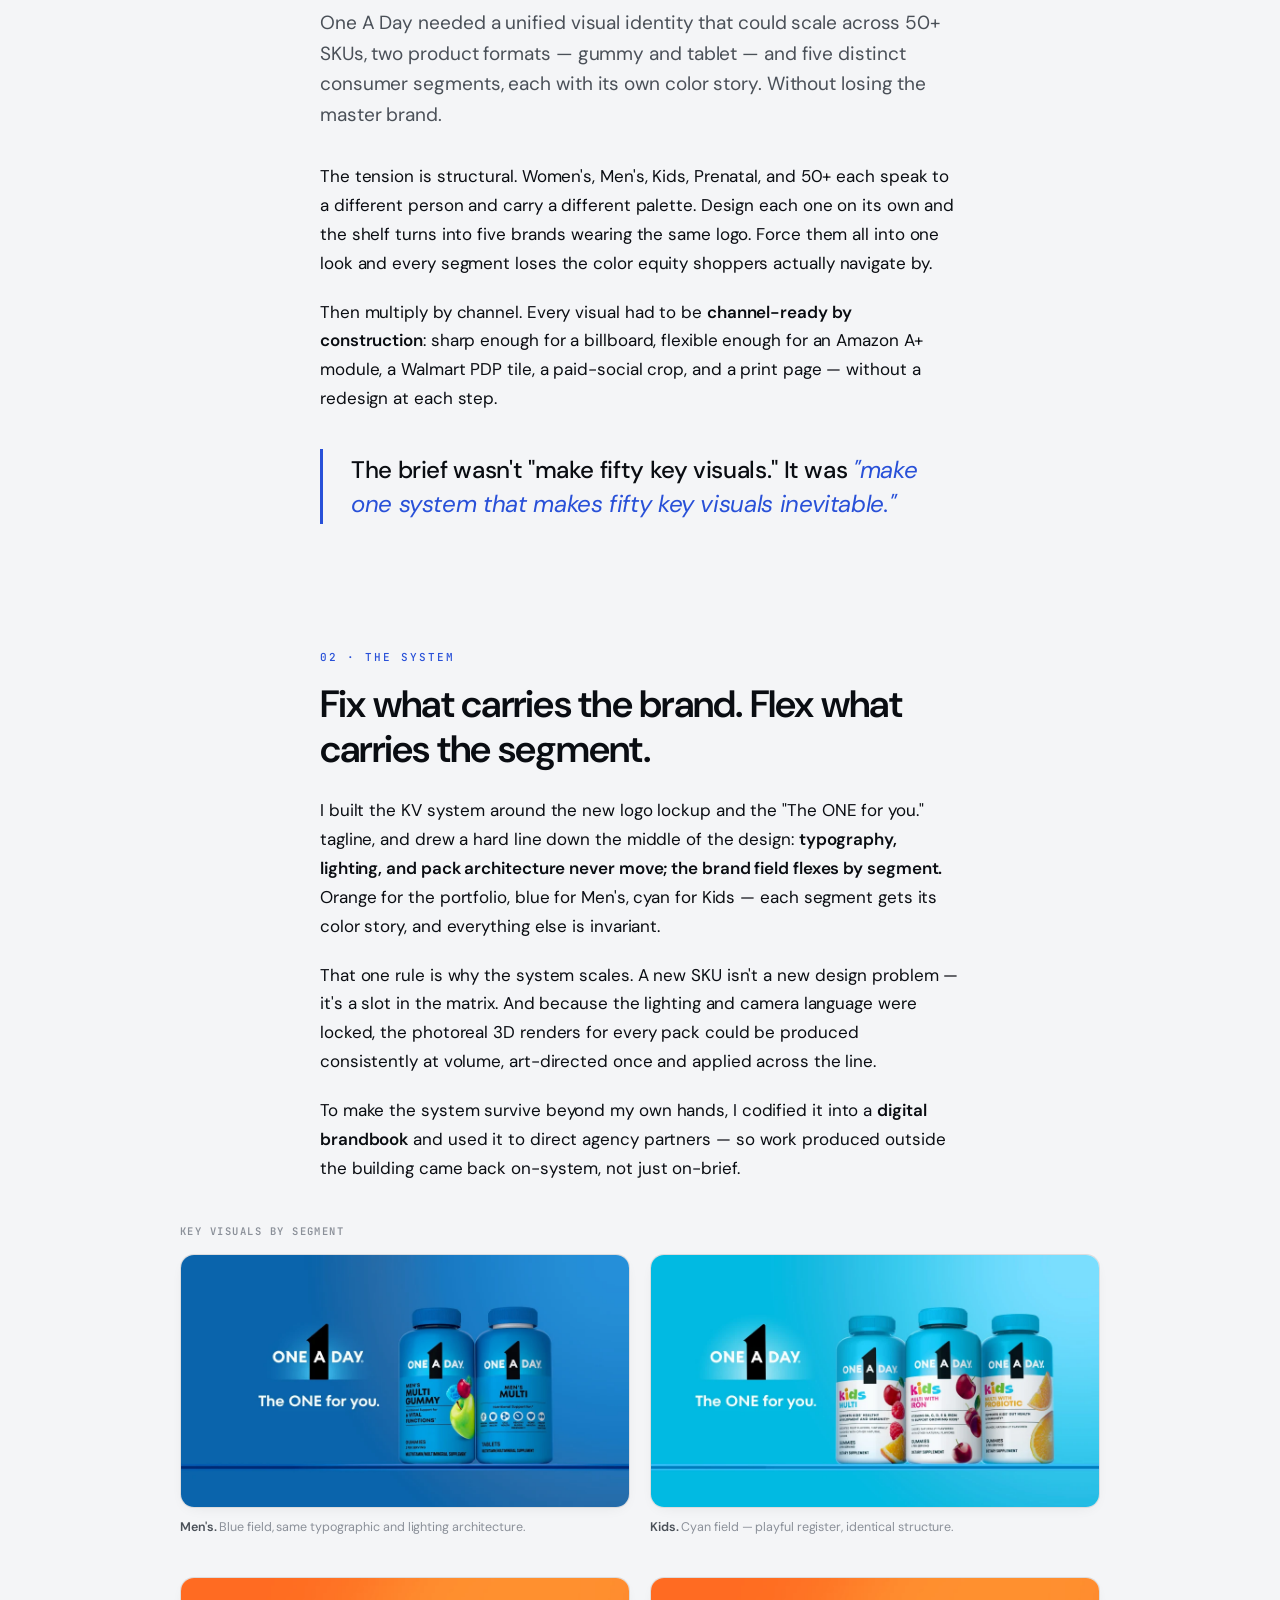
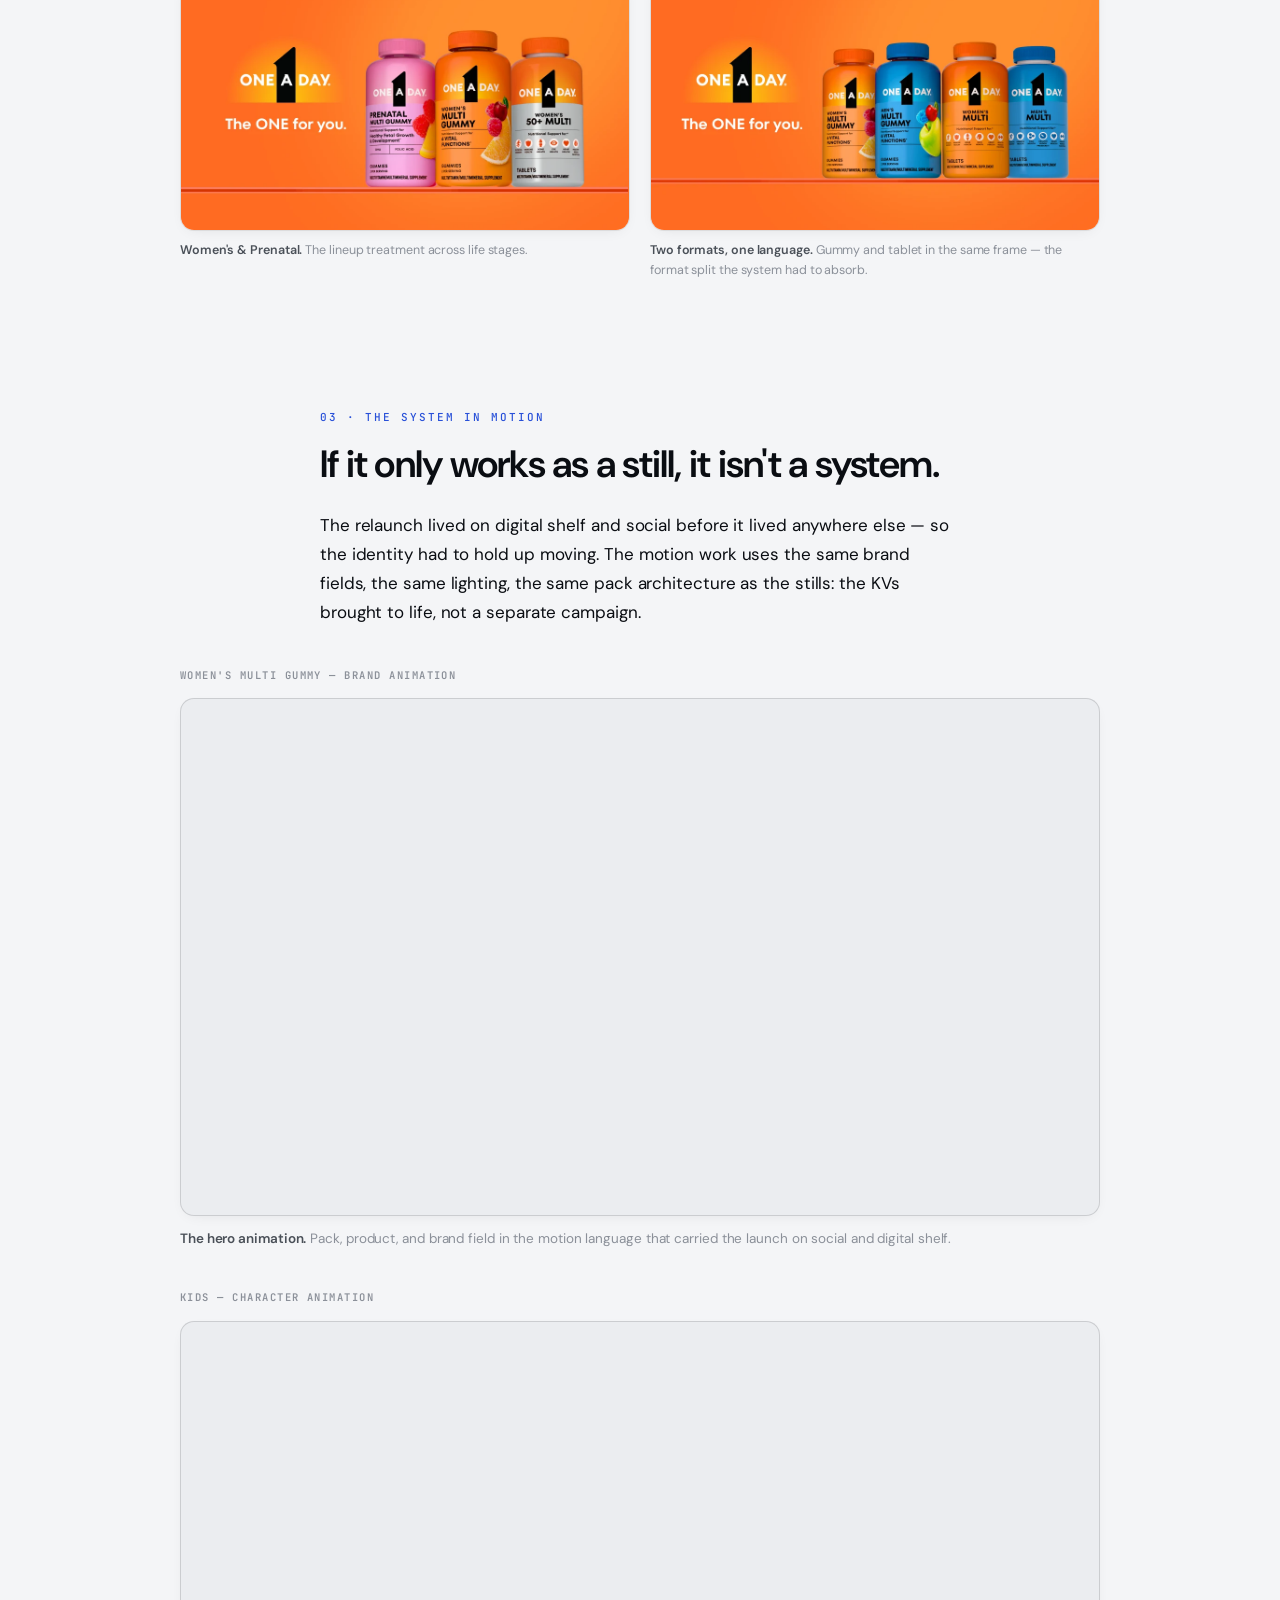
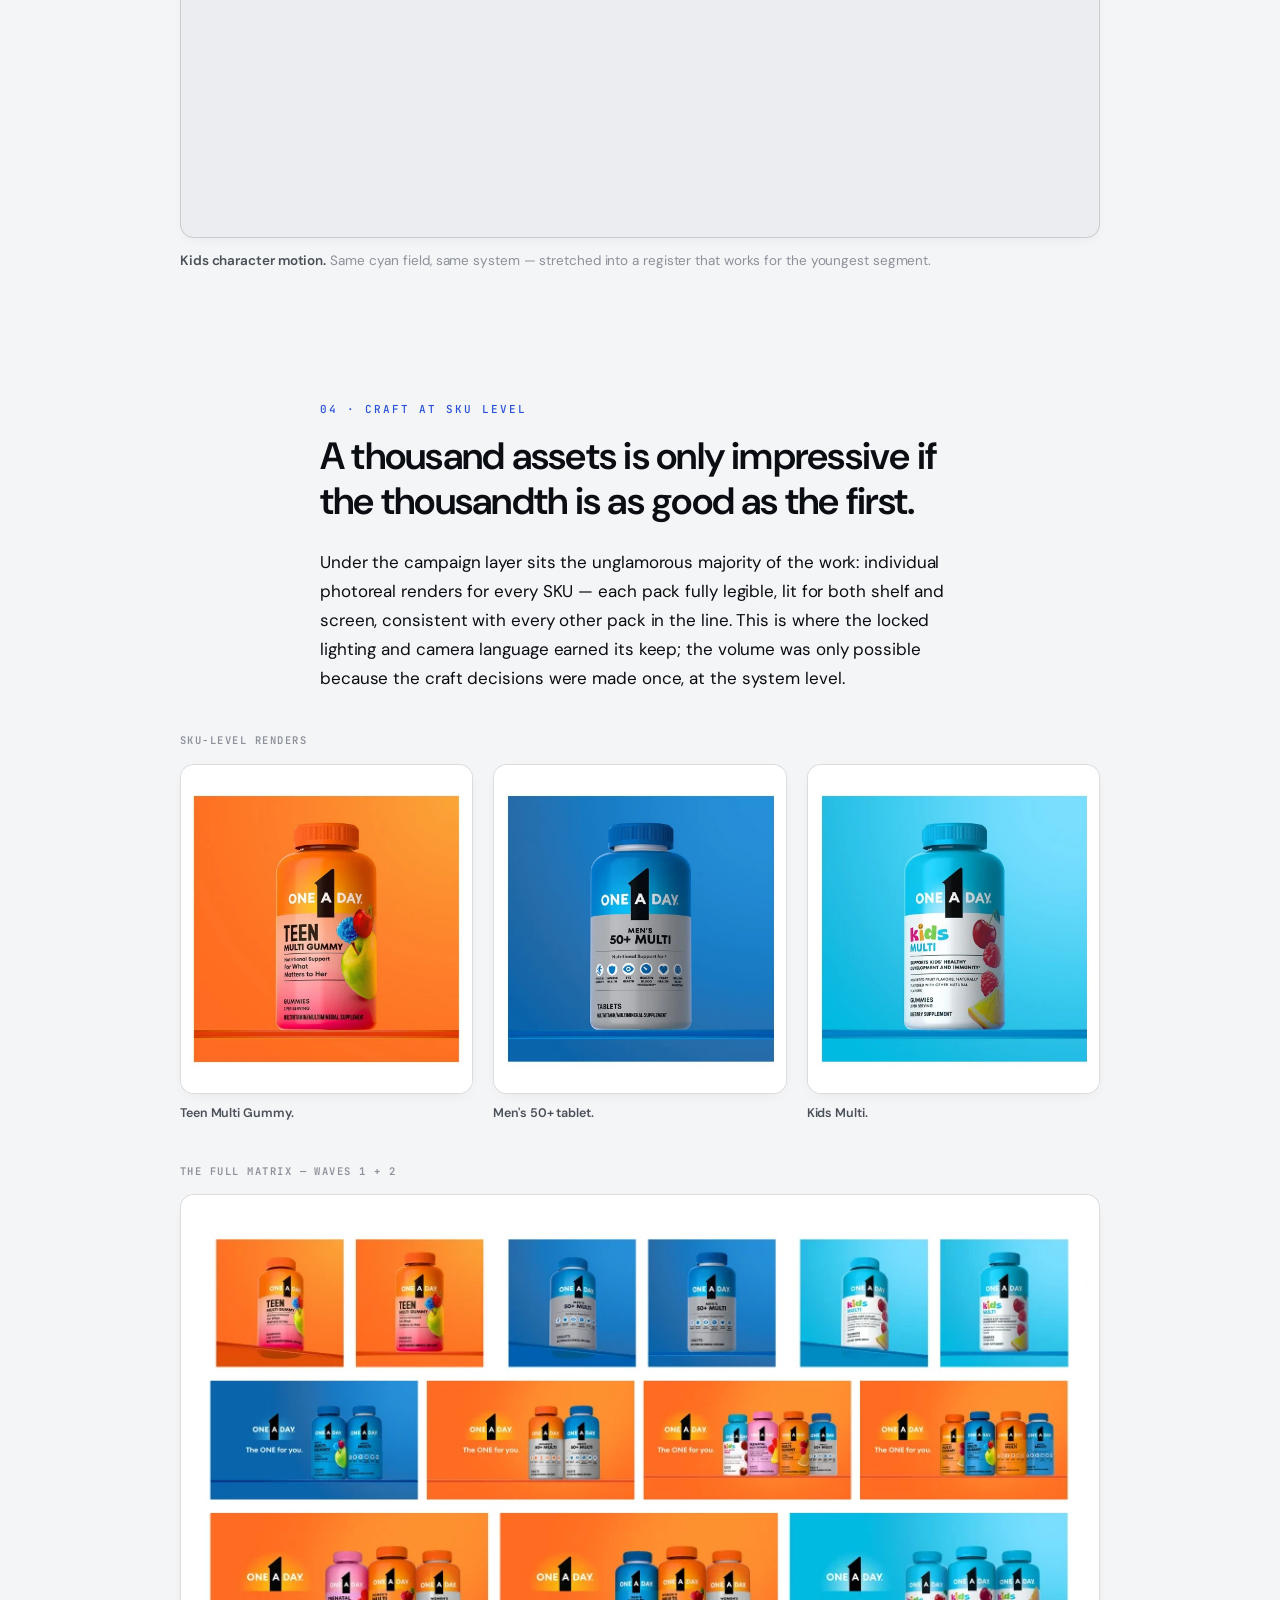
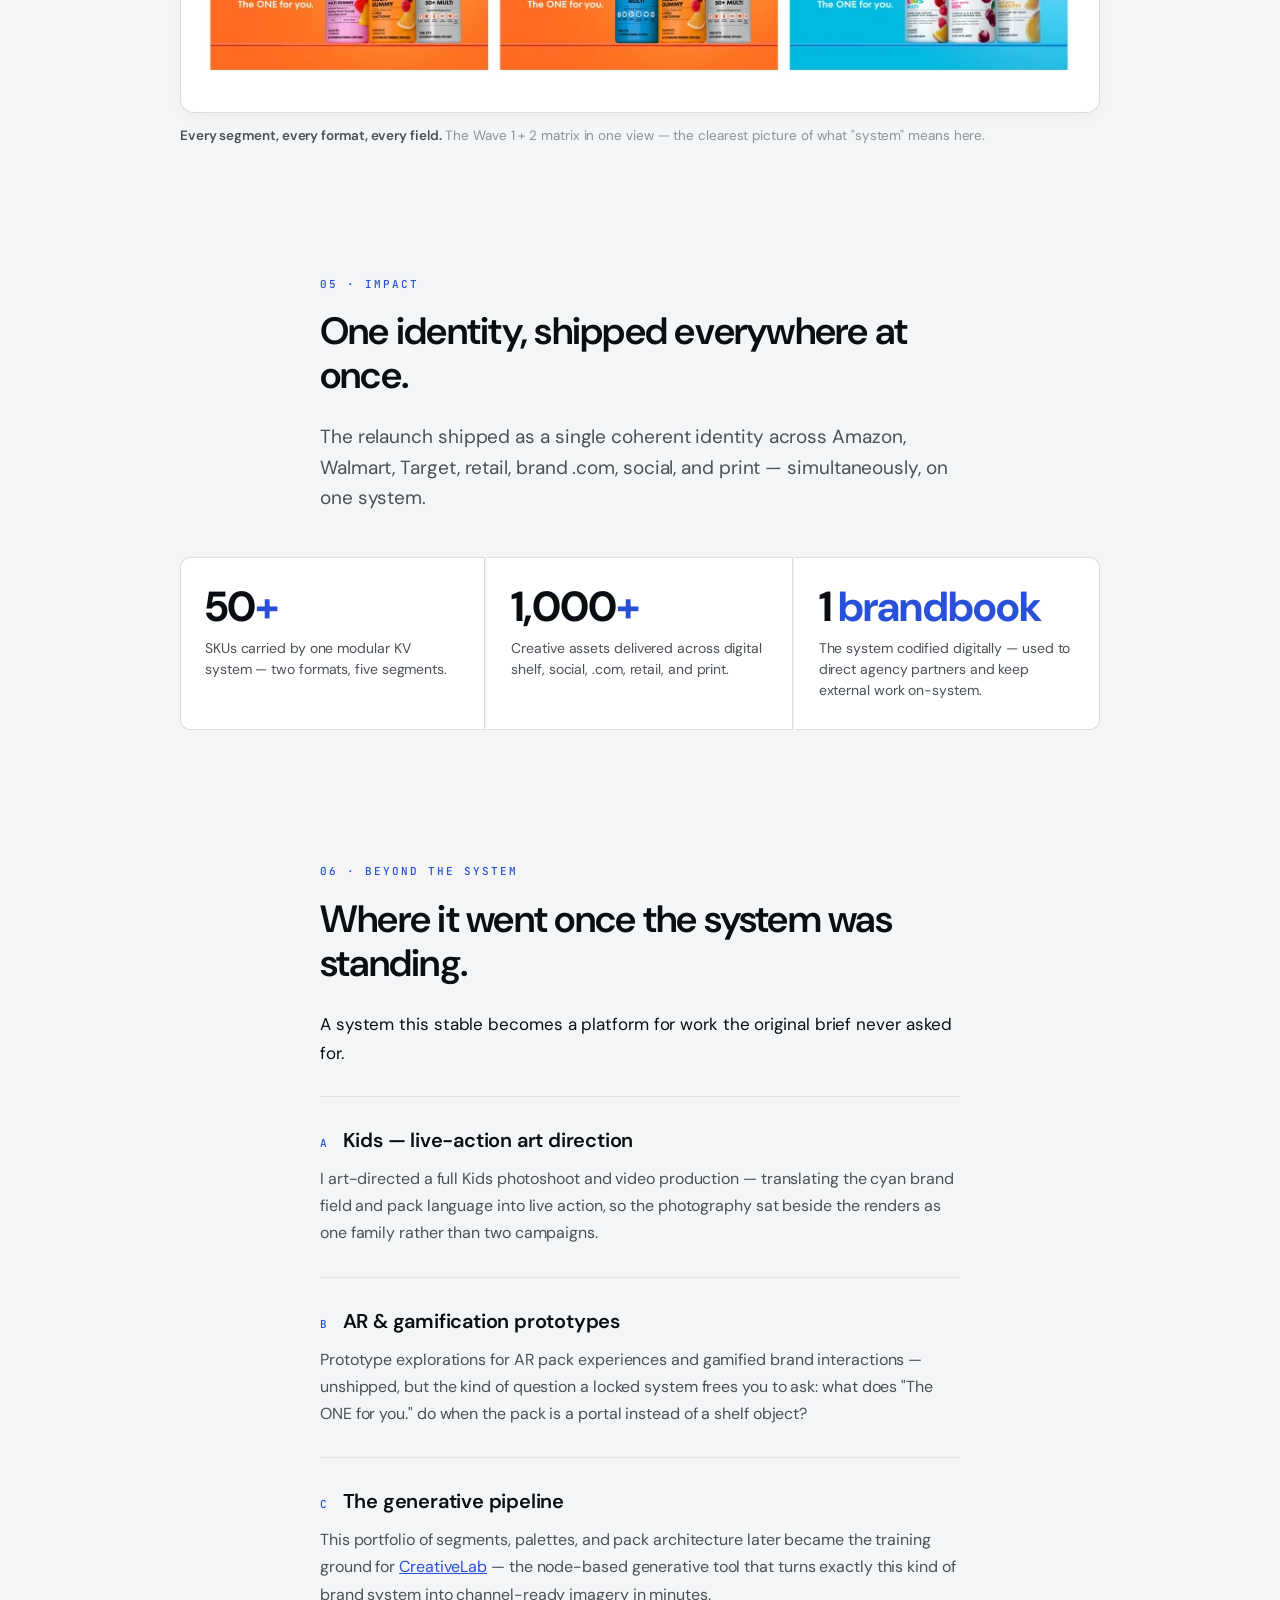
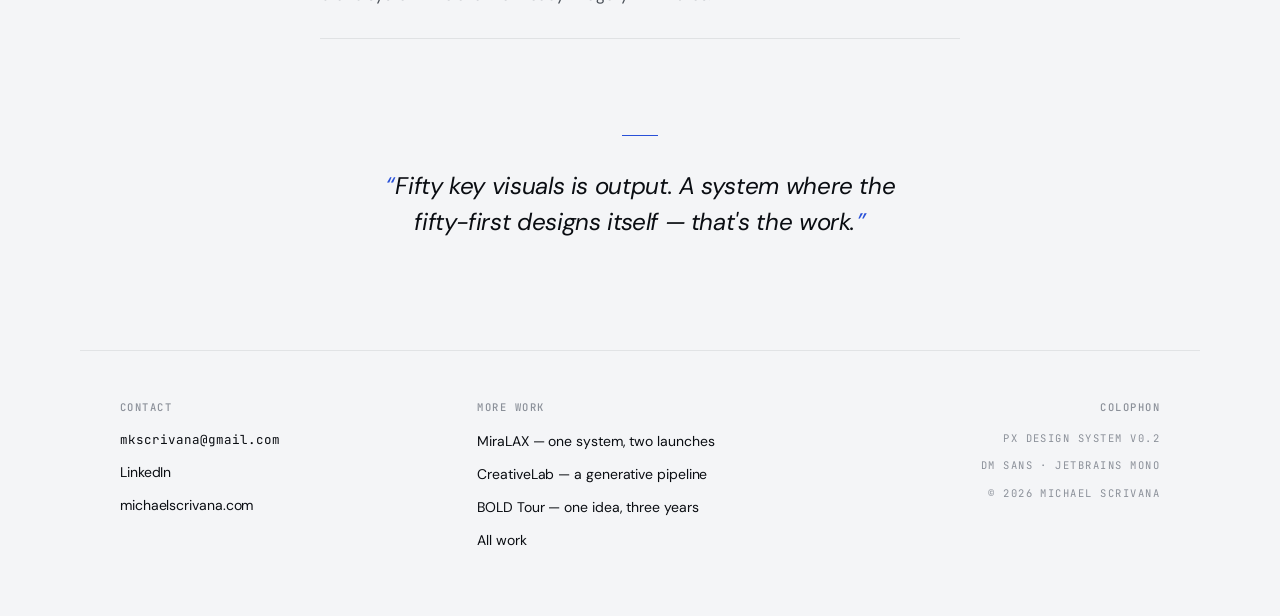
<file: oad-new-identity.html>
<!DOCTYPE html>
<html lang="en">
<head>
<meta charset="UTF-8">
<meta name="viewport" content="width=device-width, initial-scale=1.0">
<title>One A Day — identity at scale · Michael Scrivana</title>
<meta name="description" content="How one modular key-visual system carried the One A Day relaunch across 50+ SKUs, five segments, two formats, and every channel — 1,000+ assets on one system.">
<meta content="One A Day — identity at scale" property="og:title">
<meta content="Fifty SKUs, five segments, two formats, every channel. How one modular key-visual system held a full portfolio relaunch together." property="og:description">
<meta property="og:type" content="article">
<meta property="og:url" content="https://creative.michaelscrivana.com/oad-new-identity.html">
<meta property="og:image" content="https://creative.michaelscrivana.com/images/oad-new/oad-kv-lineup-orange.webp">
<meta content="summary_large_image" name="twitter:card">
<meta name="twitter:title" content="One A Day — identity at scale">
<meta name="twitter:description" content="Fifty SKUs, five segments, two formats, every channel. One modular key-visual system.">
<meta name="twitter:image" content="https://creative.michaelscrivana.com/images/oad-new/oad-kv-lineup-orange.webp">
<link rel="icon" type="image/png" href="images/favicon.png">
<link rel="apple-touch-icon" href="images/webclip.png">
<link rel="preconnect" href="https://fonts.googleapis.com">
<link rel="preconnect" href="https://fonts.gstatic.com" crossorigin>
<link href="https://fonts.googleapis.com/css2?family=DM+Sans:ital,opsz,wght@0,9..40,300;0,9..40,400;0,9..40,500;0,9..40,600;0,9..40,700;1,9..40,400;1,9..40,500&family=JetBrains+Mono:wght@400;500;600&display=swap" rel="stylesheet">
<style>
/* ══════════════════════════════════════════════════════════════
   PX Design System v0.2 — LIGHT / PAPER tokens, scoped & inlined.
   Case-study variant (matches creativelab.html / bold.html).
   ══════════════════════════════════════════════════════════════ */
:root {
  --px-bg:          #f4f5f7;
  --px-surface:     #ffffff;
  --px-surface-2:   #ebedf0;
  --px-surface-3:   #dde0e6;
  --px-surface-4:   #c9cdd5;

  --px-accent:       #2850D8;
  --px-accent-deep:  #1B3AB0;
  --px-accent-hover: #4368E8;
  --px-accent-2:     #00867A;
  --px-accent-dim:   rgba(40, 80, 216, 0.10);
  --px-accent-glow:  rgba(40, 80, 216, 0.22);

  --px-text:    #0a0d12;
  --px-text-2:  #4a5058;
  --px-text-3:  #8b9099;
  --px-text-4:  #b8bcc4;

  --px-border:    rgba(10, 13, 18, 0.08);
  --px-border-2:  rgba(10, 13, 18, 0.14);
  --px-border-3:  rgba(10, 13, 18, 0.24);

  --px-font:  'DM Sans', -apple-system, BlinkMacSystemFont, sans-serif;
  --px-mono:  'JetBrains Mono', 'SF Mono', 'Fira Code', monospace;

  --px-track-tight:    -0.025em;
  --px-track-body:     -0.005em;
  --px-track-mono:     0.14em;
  --px-track-mono-lg:  0.18em;

  --px-radius:     14px;
  --px-radius-sm:  10px;
  --px-radius-xs:  6px;

  --px-shadow-sm:    0 1px 2px -1px rgba(10, 13, 18, 0.08);
  --px-shadow:       0 4px 16px -8px rgba(10, 13, 18, 0.12);
  --px-shadow-lg:    0 8px 32px -12px rgba(10, 13, 18, 0.18);

  --px-ease:  cubic-bezier(0.2, 0, 0, 1);
  --px-dur:   160ms;
}

* { margin: 0; padding: 0; box-sizing: border-box; }
html { scroll-behavior: smooth; }

body {
  background:
    radial-gradient(ellipse 70% 40% at 50% -8%, var(--px-accent-dim), transparent 60%),
    var(--px-bg);
  color: var(--px-text);
  font-family: var(--px-font);
  font-size: 17px;
  line-height: 1.65;
  font-weight: 400;
  letter-spacing: var(--px-track-body);
  -webkit-font-smoothing: antialiased;
  -moz-osx-font-smoothing: grayscale;
  min-height: 100vh;
}

::selection { background: var(--px-accent); color: #fff; }

/* ============ NAV ============ */
nav {
  position: fixed;
  top: 0; left: 0; right: 0;
  z-index: 100;
  padding: 18px 40px;
  display: flex;
  justify-content: space-between;
  align-items: center;
  background: rgba(244, 245, 247, 0.82);
  backdrop-filter: blur(20px) saturate(140%);
  -webkit-backdrop-filter: blur(20px) saturate(140%);
  border-bottom: 1px solid var(--px-border);
}
nav .name { font-family: var(--px-font); font-size: 14px; font-weight: 500; letter-spacing: var(--px-track-body); color: var(--px-text); text-decoration: none; }
nav .name .dot { display: inline-block; width: 6px; height: 6px; border-radius: 50%; background: var(--px-accent); margin-right: 10px; vertical-align: middle; }
nav .back { font-family: var(--px-mono); font-size: 11px; font-weight: 500; text-transform: uppercase; letter-spacing: var(--px-track-mono); color: var(--px-text-3); text-decoration: none; transition: color var(--px-dur) var(--px-ease); }
nav .back:hover { color: var(--px-text); }

/* ============ EYEBROW ============ */
.px-eyebrow { font-family: var(--px-mono); text-transform: uppercase; letter-spacing: var(--px-track-mono-lg); font-size: 11px; font-weight: 500; color: var(--px-accent); }

/* ============ HERO ============ */
.hero { padding: 150px 40px 40px; max-width: 880px; margin: 0 auto; }
.hero-eyebrow { margin-bottom: 28px; opacity: 0; animation: fadeUp 0.8s var(--px-ease) 0.15s forwards; }
.hero h1 { font-family: var(--px-font); font-size: clamp(40px, 5.6vw, 66px); font-weight: 700; line-height: 1.06; letter-spacing: var(--px-track-tight); color: var(--px-text); margin-bottom: 30px; opacity: 0; animation: fadeUp 0.9s var(--px-ease) 0.3s forwards; }
.hero h1 em { font-style: italic; font-weight: 400; color: var(--px-accent); }
.hero-subtitle { font-family: var(--px-font); font-size: 19px; line-height: 1.6; font-weight: 400; color: var(--px-text-2); max-width: 660px; opacity: 0; animation: fadeUp 0.9s var(--px-ease) 0.45s forwards; }
.hero-divider { height: 1px; background: var(--px-border); margin: 48px 0 28px; opacity: 0; animation: fadeIn 0.9s var(--px-ease) 0.6s forwards; }
.hero-meta { display: grid; grid-template-columns: repeat(3, minmax(0, 1fr)); gap: 32px; opacity: 0; animation: fadeUp 0.9s var(--px-ease) 0.7s forwards; }
.hero-meta dt { font-family: var(--px-mono); text-transform: uppercase; letter-spacing: var(--px-track-mono); font-size: 10.5px; font-weight: 500; color: var(--px-text-3); margin-bottom: 6px; }
.hero-meta dd { font-family: var(--px-font); font-size: 15px; font-weight: 400; color: var(--px-text); }

/* hero feature */
.hero-feature { max-width: 1120px; margin: 44px auto 0; padding: 0 40px; opacity: 0; animation: fadeUp 0.9s var(--px-ease) 0.8s forwards; }
.hero-feature figure { margin: 0; }
.hero-feature img { width: 100%; height: auto; display: block; border-radius: var(--px-radius); border: 1px solid var(--px-border-2); box-shadow: var(--px-shadow-lg); background: var(--px-surface); }
.hero-feature figcaption { font-family: var(--px-font); font-size: 13.5px; color: var(--px-text-3); margin-top: 14px; line-height: 1.55; text-align: center; }
.hero-feature figcaption strong { color: var(--px-text-2); font-weight: 600; }

/* ============ ESSAY ============ */
section.essay { padding: 0 40px; max-width: 720px; margin: 0 auto; }
.section-spacer { height: 88px; }
.section-spacer-sm { height: 48px; }

.essay-head { margin-bottom: 24px; }
.essay-head .px-eyebrow { display: block; margin-bottom: 16px; }
.essay-head h2 { font-family: var(--px-font); font-size: clamp(28px, 3.4vw, 38px); font-weight: 600; line-height: 1.18; letter-spacing: -0.02em; color: var(--px-text); }
.essay-head h2 em { font-style: italic; font-weight: 400; }

.essay-body p { font-size: 17px; line-height: 1.7; color: var(--px-text); margin-bottom: 20px; }
.essay-body p:last-child { margin-bottom: 0; }
.essay-body p.lead { font-size: 19px; line-height: 1.6; color: var(--px-text-2); margin-bottom: 32px; }
.essay-body em { font-style: italic; }
.essay-body strong { font-weight: 600; color: var(--px-text); }

/* ============ PULL QUOTE ============ */
.pullquote { border-left: 3px solid var(--px-accent); padding: 4px 0 4px 28px; margin: 36px 0; font-size: clamp(20px, 2.4vw, 24px); line-height: 1.4; font-weight: 500; letter-spacing: -0.015em; color: var(--px-text); }
.pullquote em { font-style: italic; font-weight: 400; color: var(--px-accent); }

/* ============ FIGURES ============ */
.figblock { max-width: 1000px; margin: 40px auto; padding: 0 40px; }
.figlabel { font-family: var(--px-mono); text-transform: uppercase; letter-spacing: var(--px-track-mono); font-size: 10.5px; font-weight: 600; color: var(--px-text-3); margin-bottom: 14px; display: block; }
figure { margin: 0; }
figure img { width: 100%; height: auto; display: block; border-radius: var(--px-radius); border: 1px solid var(--px-border-2); background: var(--px-surface); box-shadow: var(--px-shadow); cursor: zoom-in; }
figcaption { font-family: var(--px-font); font-size: 13.5px; color: var(--px-text-3); margin-top: 13px; line-height: 1.55; }
figcaption strong { color: var(--px-text-2); font-weight: 600; }
.fig-pair { display: grid; grid-template-columns: 1fr 1fr; gap: 20px; }
.fig-pair figcaption { margin-top: 10px; font-size: 12.5px; }
.fig-trio { display: grid; grid-template-columns: 1fr 1fr 1fr; gap: 20px; }
.fig-trio figcaption { margin-top: 10px; font-size: 12.5px; }
@media (max-width: 720px) { .fig-pair, .fig-trio { grid-template-columns: 1fr; } }

/* ============ VIDEO ============ */
.videoblock { max-width: 1000px; margin: 40px auto; padding: 0 40px; }
.video-frame { position: relative; width: 100%; aspect-ratio: 16 / 9; border-radius: var(--px-radius); overflow: hidden; border: 1px solid var(--px-border-2); box-shadow: var(--px-shadow); background: var(--px-surface-2); }
.video-frame iframe { position: absolute; inset: 0; width: 100%; height: 100%; border: 0; }
.videoblock figcaption { font-family: var(--px-font); font-size: 13.5px; color: var(--px-text-3); margin-top: 13px; line-height: 1.55; }
.videoblock figcaption strong { color: var(--px-text-2); font-weight: 600; }

/* ============ STATS ============ */
.stats { max-width: 1000px; margin: 44px auto; padding: 0 40px; display: grid; grid-template-columns: repeat(3, 1fr); gap: 2px; }
.stat { background: var(--px-surface); border: 1px solid var(--px-border-2); padding: 28px 24px; }
.stat:first-child { border-radius: var(--px-radius-sm) 0 0 var(--px-radius-sm); }
.stat:last-child { border-radius: 0 var(--px-radius-sm) var(--px-radius-sm) 0; }
.stat + .stat { border-left: none; }
.stat .num { font-family: var(--px-font); font-size: clamp(28px, 3.4vw, 42px); font-weight: 700; line-height: 1; letter-spacing: -0.02em; color: var(--px-text); font-variant-numeric: tabular-nums; margin-bottom: 10px; }
.stat .num em { font-style: normal; color: var(--px-accent); }
.stat .lbl { font-family: var(--px-font); font-size: 14px; line-height: 1.5; color: var(--px-text-2); }
@media (max-width: 720px) {
  .stats { grid-template-columns: 1fr; gap: 0; }
  .stat, .stat:first-child, .stat:last-child { border-radius: 0; }
  .stat + .stat { border-top: none; border-left: 1px solid var(--px-border-2); }
  .stat:first-child { border-radius: var(--px-radius-sm) var(--px-radius-sm) 0 0; }
  .stat:last-child { border-radius: 0 0 var(--px-radius-sm) var(--px-radius-sm); }
}

/* ============ NEXT BLOCKS ============ */
.speculative { margin-top: 28px; }
.spec-block { padding: 30px 0; border-top: 1px solid var(--px-border); }
.spec-block:last-child { border-bottom: 1px solid var(--px-border); }
.spec-block h3 { font-family: var(--px-font); font-size: 20px; font-weight: 600; line-height: 1.3; letter-spacing: -0.01em; color: var(--px-text); margin-bottom: 12px; display: flex; align-items: baseline; gap: 14px; }
.spec-block h3 .num { font-family: var(--px-mono); font-size: 11px; font-weight: 500; letter-spacing: var(--px-track-mono); color: var(--px-accent); text-transform: uppercase; }
.spec-block p { font-size: 16px; line-height: 1.7; color: var(--px-text-2); }

/* ============ CLOSING ============ */
.closing { padding: 0 40px; max-width: 640px; margin: 96px auto 0; text-align: center; }
.closing-mark { width: 36px; height: 1px; background: var(--px-accent); margin: 0 auto 32px; }
.closing p { font-family: var(--px-font); font-style: italic; font-weight: 400; font-size: clamp(20px, 2.4vw, 24px); line-height: 1.5; letter-spacing: -0.015em; color: var(--px-text); }
.closing p::before { content: '\201C'; color: var(--px-accent); margin-right: 2px; }
.closing p::after  { content: '\201D'; color: var(--px-accent); margin-left: 2px; }

/* ============ FOOTER ============ */
footer { margin-top: 110px; padding: 48px 40px 64px; max-width: 1120px; margin-left: auto; margin-right: auto; border-top: 1px solid var(--px-border); display: grid; grid-template-columns: 1fr 1fr 1fr; gap: 32px; align-items: start; }
.foot-col { display: flex; flex-direction: column; gap: 10px; }
.foot-col .label { font-family: var(--px-mono); text-transform: uppercase; letter-spacing: var(--px-track-mono); font-size: 10.5px; font-weight: 500; color: var(--px-text-3); margin-bottom: 4px; }
.foot-col a { font-family: var(--px-font); font-size: 14px; color: var(--px-text); text-decoration: none; transition: color var(--px-dur) var(--px-ease); }
.foot-col a:hover { color: var(--px-accent); }
.foot-col .mono { font-family: var(--px-mono); font-size: 12.5px; letter-spacing: 0; text-transform: none; }
.foot-col.right { text-align: right; }
.foot-col.right .copy { font-family: var(--px-mono); text-transform: uppercase; letter-spacing: var(--px-track-mono); font-size: 10.5px; color: var(--px-text-3); }

/* ============ ANIMATIONS ============ */
@keyframes fadeUp { from { opacity: 0; transform: translateY(16px); } to { opacity: 1; transform: translateY(0); } }
@keyframes fadeIn { from { opacity: 0; } to { opacity: 1; } }
.reveal { opacity: 0; transform: translateY(20px); transition: opacity 0.7s var(--px-ease), transform 0.7s var(--px-ease); }
.reveal.visible { opacity: 1; transform: translateY(0); }

/* ============ LIGHTBOX ============ */
.lightbox { position: fixed; inset: 0; z-index: 200; display: flex; flex-direction: column; align-items: center; justify-content: center; gap: 16px; padding: 4vh 4vw; background: rgba(10, 13, 18, 0.92); backdrop-filter: blur(6px); -webkit-backdrop-filter: blur(6px); opacity: 0; visibility: hidden; transition: opacity .22s ease, visibility .22s ease; cursor: zoom-out; }
.lightbox.open { opacity: 1; visibility: visible; }
.lightbox img { max-width: 92vw; max-height: 84vh; width: auto; height: auto; object-fit: contain; border-radius: 10px; box-shadow: 0 30px 80px -30px rgba(0,0,0,0.8); background: var(--px-surface); cursor: default; transform: scale(.98); transition: transform .22s ease; }
.lightbox.open img { transform: scale(1); }
.lightbox .lb-cap { max-width: 70ch; text-align: center; color: rgba(255,255,255,0.78); font-size: 13.5px; line-height: 1.55; cursor: default; }
.lightbox .lb-cap strong { color: #fff; font-weight: 600; }
.lightbox .lb-close { position: fixed; top: 18px; right: 22px; width: 40px; height: 40px; border-radius: 50%; border: 1px solid rgba(255,255,255,0.22); background: rgba(255,255,255,0.06); color: #fff; font-size: 20px; line-height: 1; cursor: pointer; display: flex; align-items: center; justify-content: center; transition: background .15s; }
.lightbox .lb-close:hover { background: rgba(255,255,255,0.16); }
.lightbox .lb-nav { position: fixed; top: 50%; transform: translateY(-50%); width: 48px; height: 48px; border-radius: 50%; border: 1px solid rgba(255,255,255,0.22); background: rgba(255,255,255,0.06); color: #fff; font-size: 24px; line-height: 1; cursor: pointer; display: flex; align-items: center; justify-content: center; transition: background .15s; }
.lightbox .lb-nav:hover { background: rgba(255,255,255,0.16); }
.lightbox .lb-prev { left: 18px; }
.lightbox .lb-next { right: 18px; }
@media (max-width: 600px) { .lightbox .lb-prev { left: 8px; } .lightbox .lb-next { right: 8px; } .lightbox .lb-nav { width: 42px; height: 42px; } }

/* ============ RESPONSIVE ============ */
@media (max-width: 900px) {
  .hero-meta { grid-template-columns: 1fr; gap: 20px; }
  footer { grid-template-columns: 1fr; }
  .foot-col.right { text-align: left; }
  .hero-feature, .figblock, .videoblock, .stats { padding-left: 24px; padding-right: 24px; }
}
@media (max-width: 640px) {
  nav { padding: 14px 20px; }
  .hero { padding: 124px 20px 40px; }
  section.essay { padding: 0 20px; }
  .closing { padding: 0 20px; }
  footer { padding: 40px 20px 48px; }
  .hero h1 { font-size: clamp(32px, 8vw, 46px); }
}
@media (prefers-reduced-motion: reduce) {
  html { scroll-behavior: auto; }
  .reveal { opacity: 1 !important; transform: none !important; transition: none !important; }
  .hero-eyebrow, .hero h1, .hero-subtitle, .hero-divider, .hero-meta, .hero-feature { opacity: 1 !important; animation: none !important; }
}
</style>
</head>
<body>

<!-- NAV -->
<nav>
  <a href="index.html" class="name"><span class="dot"></span>Michael Scrivana</a>
  <a href="index.html#campaign" class="back">&larr; Back to work</a>
</nav>

<!-- ================ HERO ================ -->
<div class="hero">
  <div class="hero-eyebrow px-eyebrow">Case study &middot; One A Day &middot; Brand relaunch</div>
  <h1>Fifty SKUs. Five segments. <em>One system.</em></h1>
  <p class="hero-subtitle">One A Day relaunched its entire portfolio under a new identity — "The ONE for you." I owned the key visuals: a modular system that carried 50+ SKUs across two formats and five consumer segments, from a Times Square billboard down to a mobile PDP tile, without ever breaking. Over a thousand assets. One system holding all of it.</p>

  <div class="hero-divider"></div>

  <dl class="hero-meta">
    <div>
      <dt>Role</dt>
      <dd>Lead designer — key visuals, motion, 3D</dd>
    </div>
    <div>
      <dt>Scale</dt>
      <dd>50+ SKUs &middot; 1,000+ assets &middot; every channel</dd>
    </div>
    <div>
      <dt>Scope</dt>
      <dd>KV system &middot; motion &middot; renders &middot; brandbook</dd>
    </div>
  </dl>
</div>

<!-- HERO FEATURE -->
<div class="hero-feature">
  <figure>
    <img src="images/oad-new/oad-kv-lineup-orange.webp" alt="One A Day portfolio lineup key visual — the full range on the orange brand field">
    <figcaption><strong>The portfolio, unified.</strong> The full One A Day range on one brand field — the shot that had to prove the system worked.</figcaption>
  </figure>
</div>

<div class="section-spacer"></div>

<!-- ================ 01 — THE PROBLEM ================ -->
<section class="essay reveal">
  <div class="essay-head">
    <span class="px-eyebrow">01 &middot; The problem</span>
    <h2>Every segment needs its own identity. The brand can only have one.</h2>
  </div>
  <div class="essay-body">
    <p class="lead">One A Day needed a unified visual identity that could scale across 50+ SKUs, two product formats — gummy and tablet — and five distinct consumer segments, each with its own color story. Without losing the master brand.</p>
    <p>The tension is structural. Women's, Men's, Kids, Prenatal, and 50+ each speak to a different person and carry a different palette. Design each one on its own and the shelf turns into five brands wearing the same logo. Force them all into one look and every segment loses the color equity shoppers actually navigate by.</p>
    <p>Then multiply by channel. Every visual had to be <strong>channel-ready by construction</strong>: sharp enough for a billboard, flexible enough for an Amazon A+ module, a Walmart PDP tile, a paid-social crop, and a print page — without a redesign at each step.</p>
    <div class="pullquote">The brief wasn't "make fifty key visuals." It was <em>"make one system that makes fifty key visuals inevitable."</em></div>
  </div>
</section>

<div class="section-spacer"></div>

<!-- ================ 02 — THE SYSTEM ================ -->
<section class="essay reveal">
  <div class="essay-head">
    <span class="px-eyebrow">02 &middot; The system</span>
    <h2>Fix what carries the brand. Flex what carries the segment.</h2>
  </div>
  <div class="essay-body">
    <p>I built the KV system around the new logo lockup and the "The ONE for you." tagline, and drew a hard line down the middle of the design: <strong>typography, lighting, and pack architecture never move; the brand field flexes by segment.</strong> Orange for the portfolio, blue for Men's, cyan for Kids — each segment gets its color story, and everything else is invariant.</p>
    <p>That one rule is why the system scales. A new SKU isn't a new design problem — it's a slot in the matrix. And because the lighting and camera language were locked, the photoreal 3D renders for every pack could be produced consistently at volume, art-directed once and applied across the line.</p>
    <p>To make the system survive beyond my own hands, I codified it into a <strong>digital brandbook</strong> and used it to direct agency partners — so work produced outside the building came back on-system, not just on-brief.</p>
  </div>
</section>

<div class="figblock reveal">
  <span class="figlabel">Key visuals by segment</span>
  <div class="fig-pair">
    <figure>
      <img src="images/oad-new/oad-kv-mens-blue.webp" alt="One A Day Men's Multi key visual — blue brand field">
      <figcaption><strong>Men's.</strong> Blue field, same typographic and lighting architecture.</figcaption>
    </figure>
    <figure>
      <img src="images/oad-new/oad-kv-kids-cyan.webp" alt="One A Day Kids Multi key visual — cyan brand field">
      <figcaption><strong>Kids.</strong> Cyan field — playful register, identical structure.</figcaption>
    </figure>
  </div>
</div>

<div class="figblock reveal">
  <div class="fig-pair">
    <figure>
      <img src="images/oad-new/oad-kv-womens-lineup.webp" alt="One A Day Women's and Prenatal key visual lineup">
      <figcaption><strong>Women's &amp; Prenatal.</strong> The lineup treatment across life stages.</figcaption>
    </figure>
    <figure>
      <img src="images/oad-new/oad-kv-gummy-tablet-lineup.webp" alt="One A Day gummy and tablet lineup key visual">
      <figcaption><strong>Two formats, one language.</strong> Gummy and tablet in the same frame — the format split the system had to absorb.</figcaption>
    </figure>
  </div>
</div>

<div class="section-spacer"></div>

<!-- ================ 03 — MOTION ================ -->
<section class="essay reveal">
  <div class="essay-head">
    <span class="px-eyebrow">03 &middot; The system in motion</span>
    <h2>If it only works as a still, it isn't a system.</h2>
  </div>
  <div class="essay-body">
    <p>The relaunch lived on digital shelf and social before it lived anywhere else — so the identity had to hold up moving. The motion work uses the same brand fields, the same lighting, the same pack architecture as the stills: the KVs brought to life, not a separate campaign.</p>
  </div>
</section>

<div class="videoblock reveal">
  <span class="figlabel">Women's Multi Gummy — brand animation</span>
  <figure>
    <div class="video-frame">
      <iframe src="https://player.vimeo.com/video/1203666719?h=95c98f0ba1&amp;title=0&amp;byline=0&amp;portrait=0&amp;dnt=1" allow="autoplay; fullscreen; picture-in-picture" allowfullscreen title="One A Day Women's Multi Gummy brand animation"></iframe>
    </div>
    <figcaption><strong>The hero animation.</strong> Pack, product, and brand field in the motion language that carried the launch on social and digital shelf.</figcaption>
  </figure>
</div>

<div class="videoblock reveal">
  <span class="figlabel">Kids — character animation</span>
  <figure>
    <div class="video-frame">
      <iframe src="https://player.vimeo.com/video/1203666606?title=0&amp;byline=0&amp;portrait=0&amp;dnt=1" allow="autoplay; fullscreen; picture-in-picture" allowfullscreen title="One A Day Kids character animation"></iframe>
    </div>
    <figcaption><strong>Kids character motion.</strong> Same cyan field, same system — stretched into a register that works for the youngest segment.</figcaption>
  </figure>
</div>

<div class="section-spacer"></div>

<!-- ================ 04 — CRAFT AT SKU LEVEL ================ -->
<section class="essay reveal">
  <div class="essay-head">
    <span class="px-eyebrow">04 &middot; Craft at SKU level</span>
    <h2>A thousand assets is only impressive if the thousandth is as good as the first.</h2>
  </div>
  <div class="essay-body">
    <p>Under the campaign layer sits the unglamorous majority of the work: individual photoreal renders for every SKU — each pack fully legible, lit for both shelf and screen, consistent with every other pack in the line. This is where the locked lighting and camera language earned its keep; the volume was only possible because the craft decisions were made once, at the system level.</p>
  </div>
</section>

<div class="figblock reveal">
  <span class="figlabel">SKU-level renders</span>
  <div class="fig-trio">
    <figure>
      <img src="images/oad-new/oad-product-teen-gummy.webp" alt="One A Day Teen Multi Gummy photoreal render">
      <figcaption><strong>Teen Multi Gummy.</strong></figcaption>
    </figure>
    <figure>
      <img src="images/oad-new/oad-product-mens-50-tablet.webp" alt="One A Day Men's 50+ Multi photoreal render">
      <figcaption><strong>Men's 50+ tablet.</strong></figcaption>
    </figure>
    <figure>
      <img src="images/oad-new/oad-product-kids-multi.webp" alt="One A Day Kids Multi photoreal render">
      <figcaption><strong>Kids Multi.</strong></figcaption>
    </figure>
  </div>
</div>

<div class="figblock reveal">
  <span class="figlabel">The full matrix — waves 1 + 2</span>
  <figure>
    <img src="images/oad-new/oad-wave-overview.webp" alt="One A Day Wave 1 and 2 key visual matrix — every segment, format, and brand field">
    <figcaption><strong>Every segment, every format, every field.</strong> The Wave 1 + 2 matrix in one view — the clearest picture of what "system" means here.</figcaption>
  </figure>
</div>

<div class="section-spacer"></div>

<!-- ================ 05 — IMPACT ================ -->
<section class="essay reveal">
  <div class="essay-head">
    <span class="px-eyebrow">05 &middot; Impact</span>
    <h2>One identity, shipped everywhere at once.</h2>
  </div>
  <div class="essay-body">
    <p class="lead">The relaunch shipped as a single coherent identity across Amazon, Walmart, Target, retail, brand .com, social, and print — simultaneously, on one system.</p>
  </div>
</section>

<div class="stats reveal">
  <div class="stat">
    <div class="num">50<em>+</em></div>
    <div class="lbl">SKUs carried by one modular KV system — two formats, five segments.</div>
  </div>
  <div class="stat">
    <div class="num">1,000<em>+</em></div>
    <div class="lbl">Creative assets delivered across digital shelf, social, .com, retail, and print.</div>
  </div>
  <div class="stat">
    <div class="num">1 <em>brandbook</em></div>
    <div class="lbl">The system codified digitally — used to direct agency partners and keep external work on-system.</div>
  </div>
</div>

<div class="section-spacer"></div>

<!-- ================ 06 — BEYOND THE SYSTEM ================ -->
<section class="essay reveal">
  <div class="essay-head">
    <span class="px-eyebrow">06 &middot; Beyond the system</span>
    <h2>Where it went once the system was standing.</h2>
  </div>
  <div class="essay-body">
    <p>A system this stable becomes a platform for work the original brief never asked for.</p>
    <div class="speculative">
      <div class="spec-block">
        <h3><span class="num">a</span>Kids — live-action art direction</h3>
        <p>I art-directed a full Kids photoshoot and video production — translating the cyan brand field and pack language into live action, so the photography sat beside the renders as one family rather than two campaigns.</p>
      </div>
      <div class="spec-block">
        <h3><span class="num">b</span>AR &amp; gamification prototypes</h3>
        <p>Prototype explorations for AR pack experiences and gamified brand interactions — unshipped, but the kind of question a locked system frees you to ask: what does "The ONE for you." do when the pack is a portal instead of a shelf object?</p>
      </div>
      <div class="spec-block">
        <h3><span class="num">c</span>The generative pipeline</h3>
        <p>This portfolio of segments, palettes, and pack architecture later became the training ground for <a href="creativelab.html" style="color:var(--px-accent)">CreativeLab</a> — the node-based generative tool that turns exactly this kind of brand system into channel-ready imagery in minutes.</p>
      </div>
    </div>
  </div>
</section>

<!-- ================ CLOSING ================ -->
<div class="closing reveal">
  <div class="closing-mark"></div>
  <p>Fifty key visuals is output. A system where the fifty-first designs itself — that's the work.</p>
</div>

<!-- ================ FOOTER ================ -->
<footer>
  <div class="foot-col">
    <span class="label">Contact</span>
    <a href="mailto:mkscrivana@gmail.com" class="mono">mkscrivana@gmail.com</a>
    <a href="https://www.linkedin.com/in/michaelscrivana89" target="_blank" rel="noopener">LinkedIn</a>
    <a href="https://michaelscrivana.com" target="_blank" rel="noopener">michaelscrivana.com</a>
  </div>
  <div class="foot-col">
    <span class="label">More work</span>
    <a href="miralax.html">MiraLAX — one system, two launches</a>
    <a href="creativelab.html">CreativeLab — a generative pipeline</a>
    <a href="bold.html">BOLD Tour — one idea, three years</a>
    <a href="index.html">All work</a>
  </div>
  <div class="foot-col right">
    <span class="label">Colophon</span>
    <span class="copy">PX Design System v0.2</span>
    <span class="copy">DM Sans &middot; JetBrains Mono</span>
    <span class="copy">&copy; 2026 Michael Scrivana</span>
  </div>
</footer>

<!-- ================ LIGHTBOX ================ -->
<div class="lightbox" id="lightbox" role="dialog" aria-modal="true" aria-label="Image viewer" aria-hidden="true">
  <button class="lb-close" id="lbClose" type="button" aria-label="Close">&times;</button>
  <button class="lb-nav lb-prev" id="lbPrev" type="button" aria-label="Previous image">&#8249;</button>
  <button class="lb-nav lb-next" id="lbNext" type="button" aria-label="Next image">&#8250;</button>
  <img id="lbImg" alt="">
  <div class="lb-cap" id="lbCap"></div>
</div>

<!-- ============ SCROLL REVEAL ============ -->
<script>
  var observer = new IntersectionObserver(function (entries) {
    entries.forEach(function (entry) {
      if (entry.isIntersecting) { entry.target.classList.add('visible'); observer.unobserve(entry.target); }
    });
  }, { threshold: 0.08, rootMargin: '0px 0px -60px 0px' });
  document.querySelectorAll('.reveal').forEach(function (el) { observer.observe(el); });
</script>

<!-- ============ LIGHTBOX ============ -->
<script>
(function () {
  var lb = document.getElementById('lightbox'),
      img = document.getElementById('lbImg'),
      cap = document.getElementById('lbCap'),
      closeBtn = document.getElementById('lbClose'),
      prevBtn = document.getElementById('lbPrev'),
      nextBtn = document.getElementById('lbNext'),
      items = Array.prototype.slice.call(document.querySelectorAll('figure img')),
      current = 0, lastFocus = null;

  function render(i) {
    current = (i + items.length) % items.length;
    var el = items[current], fig = el.closest('figure'),
        figcap = fig ? fig.querySelector('figcaption') : null;
    img.src = el.currentSrc || el.src; img.alt = el.alt || '';
    if (figcap) { cap.innerHTML = figcap.innerHTML; cap.style.display = ''; }
    else { cap.textContent = ''; cap.style.display = 'none'; }
  }
  function open(i) {
    render(i);
    lb.classList.add('open'); lb.setAttribute('aria-hidden', 'false');
    document.body.style.overflow = 'hidden';
    lastFocus = document.activeElement; closeBtn.focus();
  }
  function close() {
    lb.classList.remove('open'); lb.setAttribute('aria-hidden', 'true');
    document.body.style.overflow = ''; img.src = '';
    if (lastFocus && lastFocus.focus) lastFocus.focus();
  }
  function step(d) { render(current + d); }

  items.forEach(function (el, i) { el.addEventListener('click', function () { open(i); }); });
  closeBtn.addEventListener('click', close);
  prevBtn.addEventListener('click', function (e) { e.stopPropagation(); step(-1); });
  nextBtn.addEventListener('click', function (e) { e.stopPropagation(); step(1); });
  lb.addEventListener('click', function (e) { if (e.target === lb) close(); });
  document.addEventListener('keydown', function (e) {
    if (!lb.classList.contains('open')) return;
    if (e.key === 'Escape') close();
    else if (e.key === 'ArrowLeft') step(-1);
    else if (e.key === 'ArrowRight') step(1);
  });
})();
</script>

</body>
</html>
</file>
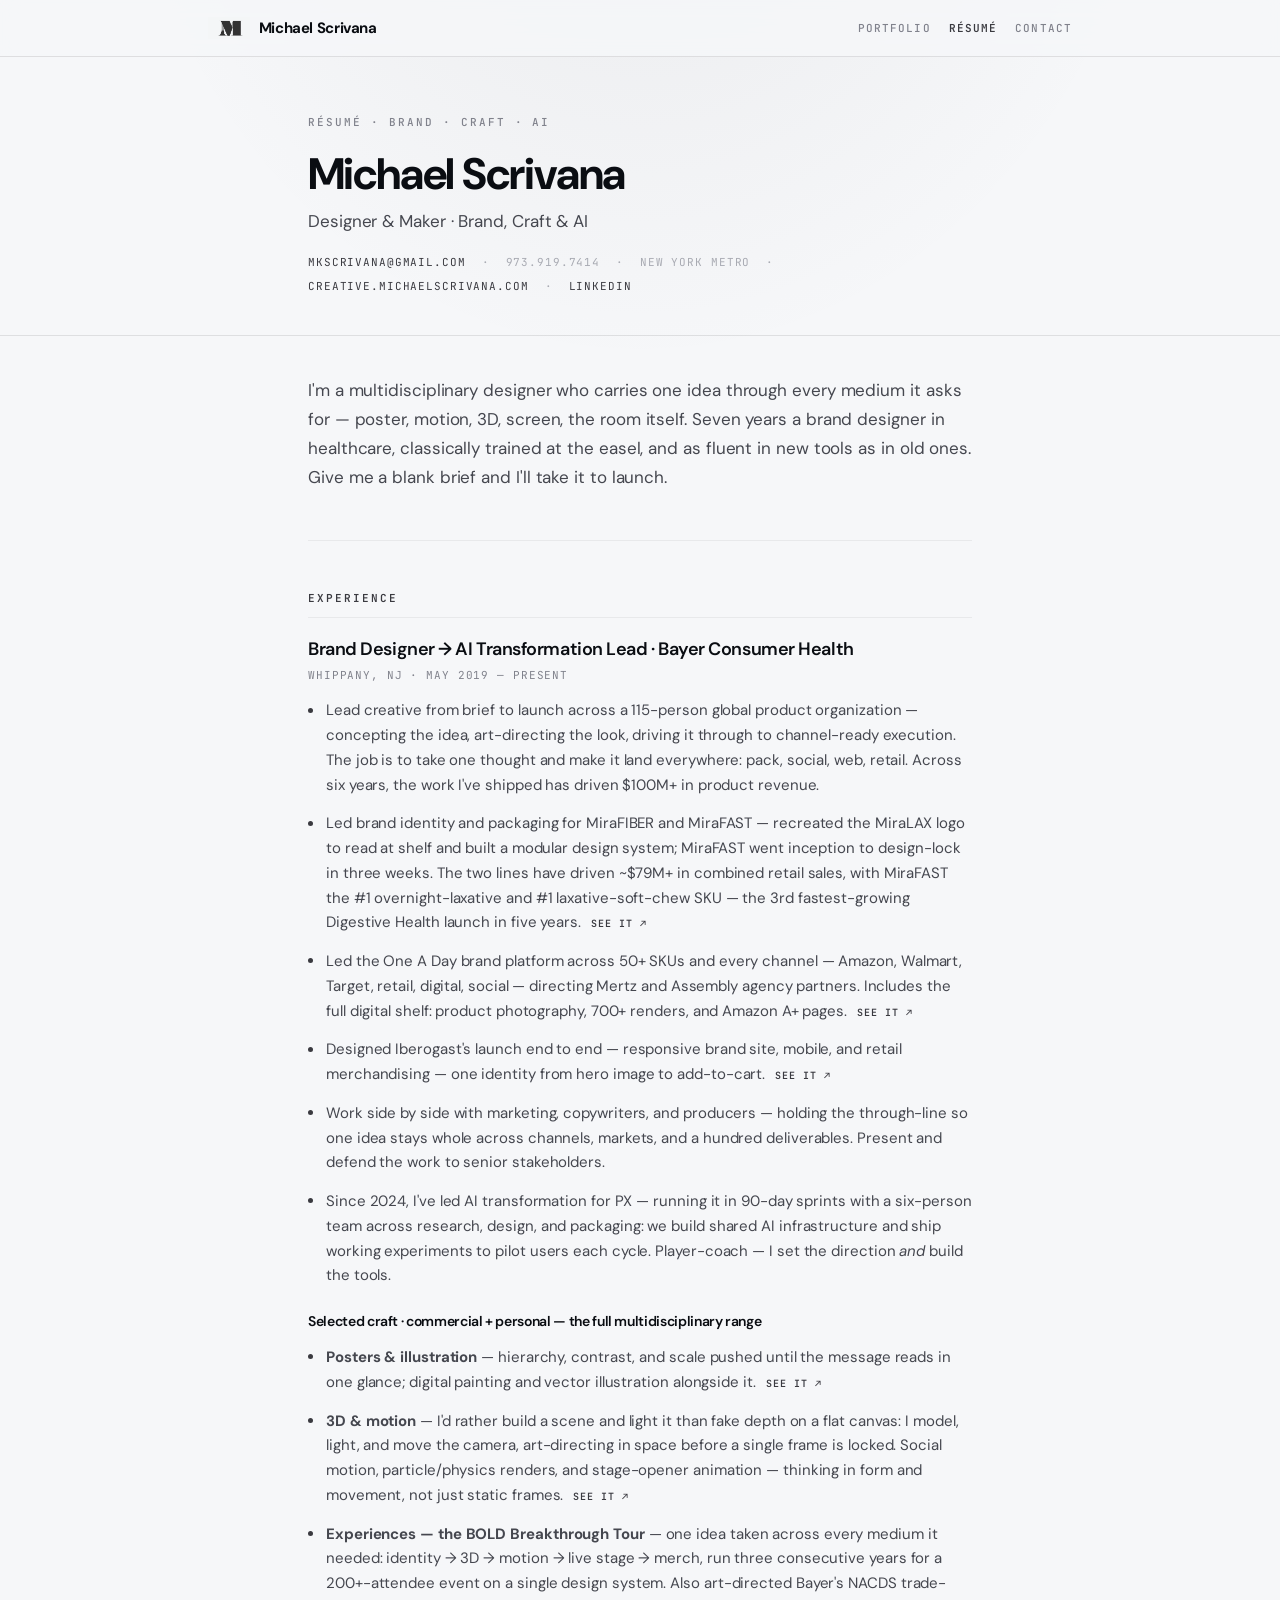
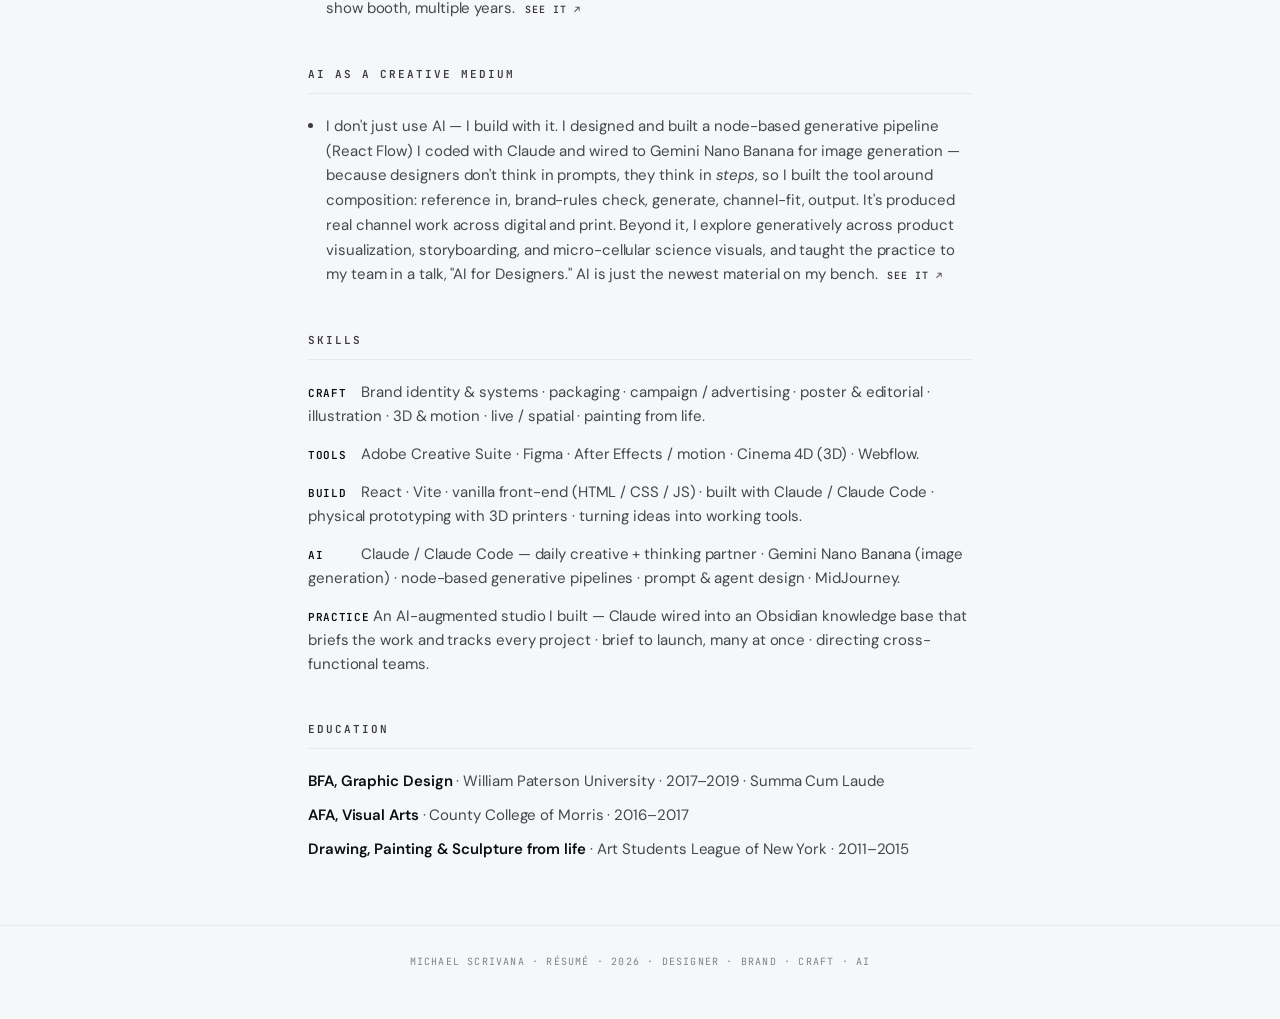
<file: resume.html>
<!DOCTYPE html>
<html lang="en">
<head>
<meta charset="UTF-8">
<meta name="viewport" content="width=device-width, initial-scale=1.0">
<title>Michael Scrivana — Résumé</title>
<meta name="description" content="Résumé — Michael Scrivana, brand designer and maker.">
<link rel="icon" type="image/png" href="images/favicon.png">
<link rel="apple-touch-icon" href="images/webclip.png">
<meta property="og:type" content="website">
<meta property="og:url" content="https://creative.michaelscrivana.com/resume.html">
<meta property="og:title" content="Michael Scrivana — Résumé">
<meta property="og:description" content="Brand designer and maker — seven years building brands across healthcare, now building with AI.">
<meta property="og:image" content="https://creative.michaelscrivana.com/images/creativelab-graph/creativelab-app-womens50-video-full.jpg">
<meta name="twitter:card" content="summary_large_image">
<meta name="twitter:image" content="https://creative.michaelscrivana.com/images/creativelab-graph/creativelab-app-womens50-video-full.jpg">
<link rel="preconnect" href="https://fonts.googleapis.com">
<link rel="preconnect" href="https://fonts.gstatic.com" crossorigin>
<link href="https://fonts.googleapis.com/css2?family=DM+Sans:ital,opsz,wght@0,9..40,300;0,9..40,400;0,9..40,500;0,9..40,600;0,9..40,700;1,9..40,400&family=JetBrains+Mono:wght@400;500;600&display=swap" rel="stylesheet">
<style>
:root {
  --bg:        #f6f7f9;
  --surface:   #ffffff;
  --surface-2: #eceef1;
  --accent:      #3a3a40;
  --accent-deep: #26262b;
  --accent-dim:  rgba(58, 58, 64, 0.07);
  --ink:    #0a0d12;
  --ink-2:  #45474f;
  --ink-3:  #80828c;
  --ink-4:  #a8aab2;
  --border:      rgba(10, 13, 18, 0.10);
  --border-soft: rgba(10, 13, 18, 0.06);
  --font: 'DM Sans', -apple-system, BlinkMacSystemFont, sans-serif;
  --mono: 'JetBrains Mono', 'SF Mono', monospace;
  --tight: -0.025em;
  --track: 0.18em;
  --shadow-sm: 0 2px 10px -6px rgba(10, 13, 18, 0.25);
}
* { margin: 0; padding: 0; box-sizing: border-box; }
body {
  background:
    radial-gradient(ellipse 70% 40% at 50% -10%, var(--accent-dim), transparent 60%),
    var(--bg);
  color: var(--ink);
  font-family: var(--font);
  font-size: 16px; line-height: 1.65; letter-spacing: -0.005em;
  -webkit-font-smoothing: antialiased;
}
::selection { background: var(--accent); color: #fff; }

.wrap { max-width: 720px; margin: 0 auto; padding: 0 28px; }

.mono { font-family: var(--mono); text-transform: uppercase; letter-spacing: var(--track); font-size: 11px; font-weight: 500; }

/* ── NAV ── */
.topnav {
  position: sticky; top: 0; z-index: 50;
  background: rgba(246, 247, 249, 0.82);
  backdrop-filter: blur(10px); -webkit-backdrop-filter: blur(10px);
  border-bottom: 1px solid var(--border);
}
.topnav .wrap { display: flex; align-items: center; justify-content: space-between; height: 56px; gap: 18px; max-width: 920px; }
.topnav .brand {
  font-weight: 700; letter-spacing: var(--tight); font-size: 15px;
  color: var(--ink); text-decoration: none; display: flex; align-items: center; gap: 9px; white-space: nowrap;
}
.topnav .brand .logo { height: 22px; width: auto; display: block; flex: none; }
.topnav .links { display: flex; align-items: center; gap: 18px; }
.topnav .links a {
  font-family: var(--mono); text-transform: uppercase; letter-spacing: 0.1em;
  font-size: 11px; font-weight: 500; color: var(--ink-3); text-decoration: none; transition: color .15s;
}
.topnav .links a:hover { color: var(--accent); }
.topnav .links a.active { color: var(--accent); font-weight: 600; }

/* ── HEADER ── */
.resume-head { padding: 56px 0 40px; border-bottom: 1px solid var(--border); }
.resume-head .kicker { color: var(--ink-3); margin-bottom: 20px; }
.resume-head h1 {
  font-size: clamp(2rem, 5vw, 2.75rem); font-weight: 700;
  letter-spacing: var(--tight); line-height: 1.08; margin-bottom: 8px;
}
.resume-head .role { font-size: 17px; color: var(--ink-2); margin-bottom: 18px; }
.resume-head .contact {
  display: flex; flex-wrap: wrap; gap: 6px 16px;
  font-family: var(--mono); font-size: 11px; text-transform: uppercase; letter-spacing: 0.08em;
}
.resume-head .contact a { color: var(--accent); text-decoration: none; }
.resume-head .contact a:hover { text-decoration: underline; }
.resume-head .contact span { color: var(--ink-4); }

/* ── BODY ── */
.resume-body { padding: 40px 0 64px; }

.summary {
  font-size: 17px; line-height: 1.7; color: var(--ink-2);
  margin-bottom: 48px; padding-bottom: 48px;
  border-bottom: 1px solid var(--border-soft);
}

.section { margin-bottom: 44px; }
.section:last-child { margin-bottom: 0; }

.section-label {
  font-family: var(--mono); text-transform: uppercase; letter-spacing: var(--track);
  font-size: 11px; font-weight: 600; color: var(--accent);
  margin-bottom: 20px; padding-bottom: 10px;
  border-bottom: 1px solid var(--border-soft);
}

.job { margin-bottom: 28px; }
.job:last-child { margin-bottom: 0; }
.job-head { display: flex; flex-wrap: wrap; align-items: baseline; justify-content: space-between; gap: 6px 16px; margin-bottom: 14px; }
.job-title { font-size: 18px; font-weight: 600; letter-spacing: var(--tight); line-height: 1.25; }
.job-meta { font-family: var(--mono); font-size: 11px; text-transform: uppercase; letter-spacing: 0.08em; color: var(--ink-3); white-space: nowrap; }

ul.bullets { list-style: none; display: flex; flex-direction: column; gap: 14px; }
ul.bullets > li {
  position: relative; padding-left: 18px;
  font-size: 15px; line-height: 1.65; color: var(--ink-2);
}
ul.bullets > li::before {
  content: ''; position: absolute; left: 0; top: 0.62em;
  width: 5px; height: 5px; border-radius: 50%; background: var(--accent);
}

.see-it {
  display: inline-flex; align-items: center; gap: 4px;
  font-family: var(--mono); font-size: 10px; font-weight: 600;
  text-transform: uppercase; letter-spacing: 0.1em;
  color: var(--accent); text-decoration: none; margin-left: 6px;
  white-space: nowrap;
}
.see-it:hover { text-decoration: underline; }

.ai-para {
  font-size: 15px; line-height: 1.65; color: var(--ink-2);
  position: relative; padding-left: 18px;
}
.ai-para::before {
  content: ''; position: absolute; left: 0; top: 0.62em;
  width: 5px; height: 5px; border-radius: 50%; background: var(--accent);
}

.sub-block { margin-top: 22px; }
.sub-block .sub-label {
  font-size: 14px; font-weight: 600; color: var(--ink);
  letter-spacing: var(--tight); margin-bottom: 12px;
}

.skills-grid { display: flex; flex-direction: column; gap: 14px; }
.skill-row { font-size: 15px; line-height: 1.6; color: var(--ink-2); }
.skill-row strong {
  font-weight: 600; color: var(--ink);
  font-family: var(--mono); font-size: 11px; text-transform: uppercase;
  letter-spacing: 0.06em; display: inline-block; min-width: 4.5em;
}

.edu-list { display: flex; flex-direction: column; gap: 10px; }
.edu-item { font-size: 15px; line-height: 1.6; color: var(--ink-2); }
.edu-item strong { color: var(--ink); font-weight: 600; }

.resume-foot {
  padding: 28px 0 48px;
  border-top: 1px solid var(--border-soft);
  text-align: center;
  font-family: var(--mono); font-size: 10px; text-transform: uppercase;
  letter-spacing: 0.12em; color: var(--ink-3);
}

@media (max-width: 640px) {
  .topnav .brand .brand-name { display: none; }
  .job-head { flex-direction: column; align-items: flex-start; gap: 4px; }
}
@media print {
  .topnav { position: static; background: #fff; }
  body { background: #fff; font-size: 11pt; }
  .see-it::after { content: ' (' attr(href) ')'; font-size: 8pt; }
}
</style>
</head>
<body>

<nav class="topnav">
  <div class="wrap">
    <a class="brand" href="https://creative.michaelscrivana.com"><img class="logo" src="images/ms-logo-m.png" alt="" width="42" height="22"><span class="brand-name">Michael Scrivana</span></a>
    <div class="links">
      <a href="https://creative.michaelscrivana.com">Portfolio</a>
      <a class="active" href="resume.html">Résumé</a>
      <a href="mailto:mkscrivana@gmail.com">Contact</a>
    </div>
  </div>
</nav>

<header class="resume-head">
  <div class="wrap">
    <div class="kicker mono">Résumé · Brand · Craft · AI</div>
    <h1>Michael Scrivana</h1>
    <p class="role">Designer &amp; Maker · Brand, Craft &amp; AI</p>
    <div class="contact">
      <a href="mailto:mkscrivana@gmail.com">mkscrivana@gmail.com</a>
      <span>·</span>
      <span>973.919.7414</span>
      <span>·</span>
      <span>New York Metro</span>
      <span>·</span>
      <a href="https://creative.michaelscrivana.com">creative.michaelscrivana.com</a>
      <span>·</span>
      <a href="https://www.linkedin.com/in/michaelscrivana89/" target="_blank" rel="noopener">LinkedIn</a>
    </div>
  </div>
</header>

<main class="resume-body">
  <div class="wrap">

    <p class="summary">I'm a multidisciplinary designer who carries one idea through every medium it asks for — poster, motion, 3D, screen, the room itself. Seven years a brand designer in healthcare, classically trained at the easel, and as fluent in new tools as in old ones. Give me a blank brief and I'll take it to launch.</p>

    <section class="section">
      <h2 class="section-label">Experience</h2>

      <article class="job">
        <div class="job-head">
          <h3 class="job-title">Brand Designer → AI Transformation Lead · Bayer Consumer Health</h3>
          <span class="job-meta">Whippany, NJ · May 2019 — Present</span>
        </div>
        <ul class="bullets">
          <li>Lead creative from brief to launch across a 115-person global product organization — concepting the idea, art-directing the look, driving it through to channel-ready execution. The job is to take one thought and make it land everywhere: pack, social, web, retail. Across six years, the work I've shipped has driven $100M+ in product revenue.</li>
          <li>Led brand identity and packaging for MiraFIBER and MiraFAST — recreated the MiraLAX logo to read at shelf and built a modular design system; MiraFAST went inception to design-lock in three weeks. The two lines have driven ~$79M+ in combined retail sales, with MiraFAST the #1 overnight-laxative and #1 laxative-soft-chew SKU — the 3rd fastest-growing Digestive Health launch in five years. <a class="see-it" href="https://creative.michaelscrivana.com/miralax.html">See it ↗</a></li>
          <li>Led the One A Day brand platform across 50+ SKUs and every channel — Amazon, Walmart, Target, retail, digital, social — directing Mertz and Assembly agency partners. Includes the full digital shelf: product photography, 700+ renders, and Amazon A+ pages. <a class="see-it" href="https://creative.michaelscrivana.com/#campaign">See it ↗</a></li>
          <li>Designed Iberogast's launch end to end — responsive brand site, mobile, and retail merchandising — one identity from hero image to add-to-cart. <a class="see-it" href="https://creative.michaelscrivana.com/#iberogast">See it ↗</a></li>
          <li>Work side by side with marketing, copywriters, and producers — holding the through-line so one idea stays whole across channels, markets, and a hundred deliverables. Present and defend the work to senior stakeholders.</li>
          <li>Since 2024, I've led AI transformation for PX — running it in 90-day sprints with a six-person team across research, design, and packaging: we build shared AI infrastructure and ship working experiments to pilot users each cycle. Player-coach — I set the direction <em>and</em> build the tools.</li>
        </ul>

        <div class="sub-block">
          <p class="sub-label">Selected craft · commercial + personal — the full multidisciplinary range</p>
          <ul class="bullets">
            <li><strong>Posters &amp; illustration</strong> — hierarchy, contrast, and scale pushed until the message reads in one glance; digital painting and vector illustration alongside it. <a class="see-it" href="https://creative.michaelscrivana.com/#poster">See it ↗</a></li>
            <li><strong>3D &amp; motion</strong> — I'd rather build a scene and light it than fake depth on a flat canvas: I model, light, and move the camera, art-directing in space before a single frame is locked. Social motion, particle/physics renders, and stage-opener animation — thinking in form and movement, not just static frames. <a class="see-it" href="https://creative.michaelscrivana.com/#motion">See it ↗</a></li>
            <li><strong>Experiences — the BOLD Breakthrough Tour</strong> — one idea taken across every medium it needed: identity → 3D → motion → live stage → merch, run three consecutive years for a 200+-attendee event on a single design system. Also art-directed Bayer's NACDS trade-show booth, multiple years. <a class="see-it" href="https://creative.michaelscrivana.com/#experience">See it ↗</a></li>
          </ul>
        </div>
      </article>
    </section>

    <section class="section">
      <h2 class="section-label">AI as a Creative Medium</h2>
      <p class="ai-para">I don't just use AI — I build with it. I designed and built a node-based generative pipeline (React Flow) I coded with Claude and wired to Gemini Nano Banana for image generation — because designers don't think in prompts, they think in <em>steps</em>, so I built the tool around composition: reference in, brand-rules check, generate, channel-fit, output. It's produced real channel work across digital and print. Beyond it, I explore generatively across product visualization, storyboarding, and micro-cellular science visuals, and taught the practice to my team in a talk, "AI for Designers." AI is just the newest material on my bench. <a class="see-it" href="https://creative.michaelscrivana.com/#ai">See it ↗</a></p>
    </section>

    <section class="section">
      <h2 class="section-label">Skills</h2>
      <div class="skills-grid">
        <p class="skill-row"><strong>Craft</strong> Brand identity &amp; systems · packaging · campaign / advertising · poster &amp; editorial · illustration · 3D &amp; motion · live / spatial · painting from life.</p>
        <p class="skill-row"><strong>Tools</strong> Adobe Creative Suite · Figma · After Effects / motion · Cinema 4D (3D) · Webflow.</p>
        <p class="skill-row"><strong>Build</strong> React · Vite · vanilla front-end (HTML / CSS / JS) · built with Claude / Claude Code · physical prototyping with 3D printers · turning ideas into working tools.</p>
        <p class="skill-row"><strong>AI</strong> Claude / Claude Code — daily creative + thinking partner · Gemini Nano Banana (image generation) · node-based generative pipelines · prompt &amp; agent design · MidJourney.</p>
        <p class="skill-row"><strong>Practice</strong> An AI-augmented studio I built — Claude wired into an Obsidian knowledge base that briefs the work and tracks every project · brief to launch, many at once · directing cross-functional teams.</p>
      </div>
    </section>

    <section class="section">
      <h2 class="section-label">Education</h2>
      <div class="edu-list">
        <p class="edu-item"><strong>BFA, Graphic Design</strong> · William Paterson University · 2017–2019 · Summa Cum Laude</p>
        <p class="edu-item"><strong>AFA, Visual Arts</strong> · County College of Morris · 2016–2017</p>
        <p class="edu-item"><strong>Drawing, Painting &amp; Sculpture from life</strong> · Art Students League of New York · 2011–2015</p>
      </div>
    </section>

  </div>
</main>

<footer class="resume-foot">
  <div class="wrap">Michael Scrivana · Résumé · 2026 · Designer · Brand · Craft · AI</div>
</footer>

</body>
</html>
</file>
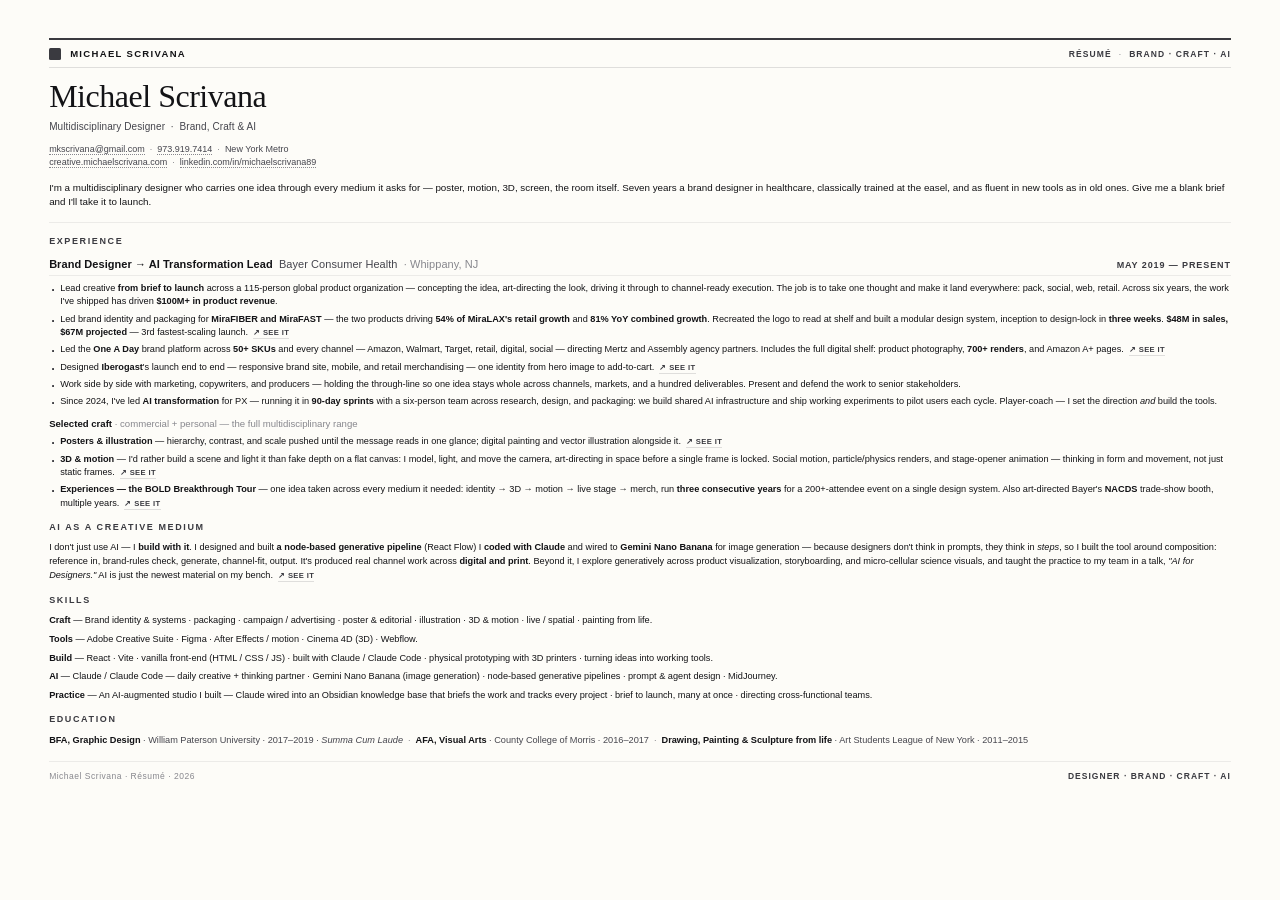
<file: documents/resume-print.html>
<!DOCTYPE html>
<html lang="en">
<head>
<meta charset="UTF-8">
<title>Michael Scrivana — Résumé</title>
<style>
  *, *::before, *::after { margin: 0; padding: 0; box-sizing: border-box; }

  :root {
    --paper: #fdfcf8;
    --accent: #3a3a40;
    --text: #131316;
    --text-2: #45454d;
    --text-3: #87878d;
    --rule: rgba(15, 15, 18, 0.12);
    --rule-soft: rgba(15, 15, 18, 0.07);
    --serif: 'Iowan Old Style', 'Charter', 'Source Serif Pro', Georgia, 'Times New Roman', serif;
    --sans: 'Helvetica Neue', Helvetica, Arial, sans-serif;
  }

  html, body {
    background: var(--paper);
    color: var(--text);
    font-family: var(--sans);
    -webkit-font-smoothing: antialiased;
    line-height: 1.5;
  }

  .page { background: var(--paper); padding: 10mm 13mm 8mm; }

  .top-rule { border-top: 2px solid var(--accent); margin-bottom: 7px; }

  .header-strip {
    display: flex; justify-content: space-between; align-items: center;
    font-size: 9.5px; font-weight: 700; text-transform: uppercase;
    letter-spacing: 0.14em; color: var(--text);
    padding-bottom: 6px; border-bottom: 1px solid var(--rule);
  }
  .header-strip .left { display: flex; align-items: center; gap: 9px; }
  .header-strip .mark { width: 12px; height: 12px; background: var(--accent); border-radius: 1.5px; display: inline-block; }
  .header-strip .right { color: var(--accent); font-weight: 700; letter-spacing: 0.13em; font-size: 8.5px; }
  .header-strip .right .sep { margin: 0 7px; color: var(--text-3); font-weight: 500; }

  .title {
    font-family: var(--serif);
    font-size: 32px; font-weight: 400;
    letter-spacing: -0.015em; line-height: 1.02;
    margin: 12px 0 6px;
  }

  .standfirst-line { font-size: 10px; color: var(--text-2); letter-spacing: 0.01em; margin-bottom: 9px; }

  .contact-line { font-size: 9px; color: var(--text-2); line-height: 1.5; margin-bottom: 11px; }
  .contact-line .sep { margin: 0 5px; color: var(--text-3); }
  .contact-line a { color: inherit; text-decoration: none; border-bottom: 1px dotted var(--text-3); }

  .summary-block {
    font-size: 9.8px; line-height: 1.5; color: var(--text);
    margin-bottom: 12px; padding-bottom: 12px;
    border-bottom: 1px solid var(--rule-soft);
  }
  .summary-block em { font-style: italic; font-family: var(--serif); }

  .eyebrow {
    font-size: 9px; font-weight: 700;
    text-transform: uppercase; letter-spacing: 0.18em;
    color: var(--accent); margin: 11px 0 7px; display: block;
  }

  ul.bullets { list-style: none; }
  ul.bullets li {
    font-size: 9.2px; line-height: 1.45; color: var(--text);
    padding-left: 11px; position: relative; margin-bottom: 4px;
  }
  ul.bullets li::before {
    content: '·'; position: absolute; left: 2px; top: -1px;
    color: var(--accent); font-weight: 700; font-size: 13px;
  }
  ul.bullets li strong { font-weight: 700; }
  ul.bullets li em { font-style: italic; }

  .job { margin-bottom: 8px; }
  .job-head {
    display: grid; grid-template-columns: 1fr auto; gap: 12px;
    align-items: baseline; padding-bottom: 3px;
    border-bottom: 1px solid var(--rule-soft); margin-bottom: 6px;
  }
  .job-head .role { font-size: 11px; font-weight: 700; letter-spacing: 0.005em; }
  .job-head .role .company { font-weight: 500; color: var(--text-2); }
  .job-head .role .loc { font-weight: 400; color: var(--text-3); }
  .job-head .dates {
    font-size: 9px; font-weight: 600; text-transform: uppercase;
    letter-spacing: 0.1em; color: var(--accent); white-space: nowrap;
  }
  .subhead { font-size: 9.6px; font-weight: 700; color: var(--text); margin: 8px 0 4px; }
  .subhead .yr { font-weight: 500; color: var(--text-3); }

  .para { font-size: 9.2px; line-height: 1.5; color: var(--text); margin-bottom: 4px; }
  .para strong { font-weight: 700; } .para em { font-style: italic; }

  .skill-row { font-size: 9.2px; line-height: 1.48; color: var(--text); margin-bottom: 5px; }
  .skill-row strong { font-weight: 700; }

  .ed-line { font-size: 9.2px; line-height: 1.5; color: var(--text); }
  .ed-line strong { font-weight: 700; }
  .ed-line .school { color: var(--text-2); }
  .ed-line .sep { color: var(--text-3); margin: 0 5px; }

  .seelink {
    font-size: 7.6px; font-weight: 700; color: var(--accent);
    text-decoration: none; letter-spacing: 0.05em; text-transform: uppercase;
    white-space: nowrap; margin-left: 5px;
    border-bottom: 1px solid var(--rule); padding-bottom: 1px;
  }

  .footer {
    margin-top: 13px; padding-top: 8px; border-top: 1px solid var(--rule-soft);
    display: flex; justify-content: space-between;
    font-size: 8.5px; color: var(--text-3); letter-spacing: 0.06em;
  }
  .footer .right { color: var(--accent); font-weight: 600; letter-spacing: 0.12em; text-transform: uppercase; }

  @page { size: letter portrait; margin: 0; }
  @media print {
    *, *::before, *::after {
      -webkit-print-color-adjust: exact !important;
      print-color-adjust: exact !important;
    }
    html, body { background: var(--paper) !important; }
    .job-head, .subhead, ul.bullets li, .skill-row, .para { page-break-inside: avoid; }
    .eyebrow { page-break-after: avoid; }
  }
</style>
</head>
<body>

<div class="page">

  <div class="top-rule"></div>

  <div class="header-strip">
    <span class="left"><span class="mark"></span>Michael Scrivana</span>
    <span class="right">Résumé<span class="sep">·</span>Brand · Craft · AI</span>
  </div>

  <h1 class="title">Michael Scrivana</h1>
  <p class="standfirst-line">Multidisciplinary Designer &nbsp;·&nbsp; Brand, Craft &amp; AI</p>

  <p class="contact-line">
    <a href="mailto:mkscrivana@gmail.com">mkscrivana@gmail.com</a><span class="sep">·</span><a href="tel:+19739197414">973.919.7414</a><span class="sep">·</span>New York Metro<br>
    <a href="https://creative.michaelscrivana.com">creative.michaelscrivana.com</a><span class="sep">·</span><a href="https://www.linkedin.com/in/michaelscrivana89/">linkedin.com/in/michaelscrivana89</a>
  </p>

  <div class="summary-block">
    I'm a multidisciplinary designer who carries one idea through every medium it asks for — poster, motion, 3D, screen, the room itself. Seven years a brand designer in healthcare, classically trained at the easel, and as fluent in new tools as in old ones. Give me a blank brief and I'll take it to launch.
  </div>

  <span class="eyebrow">Experience</span>

  <div class="job">
    <div class="job-head">
      <div class="role">Brand Designer &rarr; AI Transformation Lead &nbsp;<span class="company">Bayer Consumer Health</span> &nbsp;<span class="loc">· Whippany, NJ</span></div>
      <div class="dates">May 2019 — Present</div>
    </div>
    <ul class="bullets">
      <li>Lead creative <strong>from brief to launch</strong> across a 115-person global product organization — concepting the idea, art-directing the look, driving it through to channel-ready execution. The job is to take one thought and make it land everywhere: pack, social, web, retail. Across six years, the work I've shipped has driven <strong>$100M+ in product revenue</strong>.</li>
      <li>Led brand identity and packaging for <strong>MiraFIBER and MiraFAST</strong> — the two products driving <strong>54% of MiraLAX's retail growth</strong> and <strong>81% YoY combined growth</strong>. Recreated the logo to read at shelf and built a modular design system, inception to design-lock in <strong>three weeks</strong>. <strong>$48M in sales, $67M projected</strong> — 3rd fastest-scaling launch.<a class="seelink" href="https://creative.michaelscrivana.com/#campaign">↗ see it</a></li>
      <li>Led the <strong>One A Day</strong> brand platform across <strong>50+ SKUs</strong> and every channel — Amazon, Walmart, Target, retail, digital, social — directing Mertz and Assembly agency partners. Includes the full digital shelf: product photography, <strong>700+ renders</strong>, and Amazon A+ pages.<a class="seelink" href="https://creative.michaelscrivana.com/#campaign">↗ see it</a></li>
      <li>Designed <strong>Iberogast</strong>'s launch end to end — responsive brand site, mobile, and retail merchandising — one identity from hero image to add-to-cart.<a class="seelink" href="https://creative.michaelscrivana.com/#iberogast">↗ see it</a></li>
      <li>Work side by side with marketing, copywriters, and producers — holding the through-line so one idea stays whole across channels, markets, and a hundred deliverables. Present and defend the work to senior stakeholders.</li>
      <li>Since 2024, I've led <strong>AI transformation</strong> for PX — running it in <strong>90-day sprints</strong> with a six-person team across research, design, and packaging: we build shared AI infrastructure and ship working experiments to pilot users each cycle. Player-coach — I set the direction <em>and</em> build the tools.</li>
    </ul>

    <div class="subhead">Selected craft <span class="yr">· commercial + personal — the full multidisciplinary range</span></div>
    <ul class="bullets">
      <li><strong>Posters &amp; illustration</strong> — hierarchy, contrast, and scale pushed until the message reads in one glance; digital painting and vector illustration alongside it.<a class="seelink" href="https://creative.michaelscrivana.com/#poster">↗ see it</a></li>
      <li><strong>3D &amp; motion</strong> — I'd rather build a scene and light it than fake depth on a flat canvas: I model, light, and move the camera, art-directing in space before a single frame is locked. Social motion, particle/physics renders, and stage-opener animation — thinking in form and movement, not just static frames.<a class="seelink" href="https://creative.michaelscrivana.com/#motion">↗ see it</a></li>
      <li><strong>Experiences — the BOLD Breakthrough Tour</strong> — one idea taken across every medium it needed: identity → 3D → motion → live stage → merch, run <strong>three consecutive years</strong> for a 200+-attendee event on a single design system. Also art-directed Bayer's <strong>NACDS</strong> trade-show booth, multiple years.<a class="seelink" href="https://creative.michaelscrivana.com/#experience">↗ see it</a></li>
    </ul>
  </div>

  <span class="eyebrow">AI as a creative medium</span>
  <p class="para">I don't just use AI — I <strong>build with it</strong>. I designed and built <strong>a node-based generative pipeline</strong> (React Flow) I <strong>coded with Claude</strong> and wired to <strong>Gemini Nano Banana</strong> for image generation — because designers don't think in prompts, they think in <em>steps</em>, so I built the tool around composition: reference in, brand-rules check, generate, channel-fit, output. It's produced real channel work across <strong>digital and print</strong>. Beyond it, I explore generatively across product visualization, storyboarding, and micro-cellular science visuals, and taught the practice to my team in a talk, <em>"AI for Designers."</em> AI is just the newest material on my bench.<a class="seelink" href="https://creative.michaelscrivana.com/#ai">↗ see it</a></p>

  <span class="eyebrow">Skills</span>
  <div class="skill-row"><strong>Craft</strong> — Brand identity &amp; systems · packaging · campaign / advertising · poster &amp; editorial · illustration · 3D &amp; motion · live / spatial · painting from life.</div>
  <div class="skill-row"><strong>Tools</strong> — Adobe Creative Suite · Figma · After Effects / motion · Cinema 4D (3D) · Webflow.</div>
  <div class="skill-row"><strong>Build</strong> — React · Vite · vanilla front-end (HTML / CSS / JS) · built with Claude / Claude Code · physical prototyping with 3D printers · turning ideas into working tools.</div>
  <div class="skill-row"><strong>AI</strong> — Claude / Claude Code — daily creative + thinking partner · Gemini Nano Banana (image generation) · node-based generative pipelines · prompt &amp; agent design · MidJourney.</div>
  <div class="skill-row"><strong>Practice</strong> — An AI-augmented studio I built — Claude wired into an Obsidian knowledge base that briefs the work and tracks every project · brief to launch, many at once · directing cross-functional teams.</div>

  <span class="eyebrow">Education</span>
  <div class="ed-line"><strong>BFA, Graphic Design</strong> <span class="school">· William Paterson University · 2017–2019 · <em>Summa Cum Laude</em></span><span class="sep">·</span><strong>AFA, Visual Arts</strong> <span class="school">· County College of Morris · 2016–2017</span><span class="sep">·</span><strong>Drawing, Painting &amp; Sculpture from life</strong> <span class="school">· Art Students League of New York · 2011–2015</span></div>

  <div class="footer">
    <span>Michael Scrivana · Résumé · 2026</span>
    <span class="right">Designer · Brand · Craft · AI</span>
  </div>

</div>

</body>
</html>
</file>
